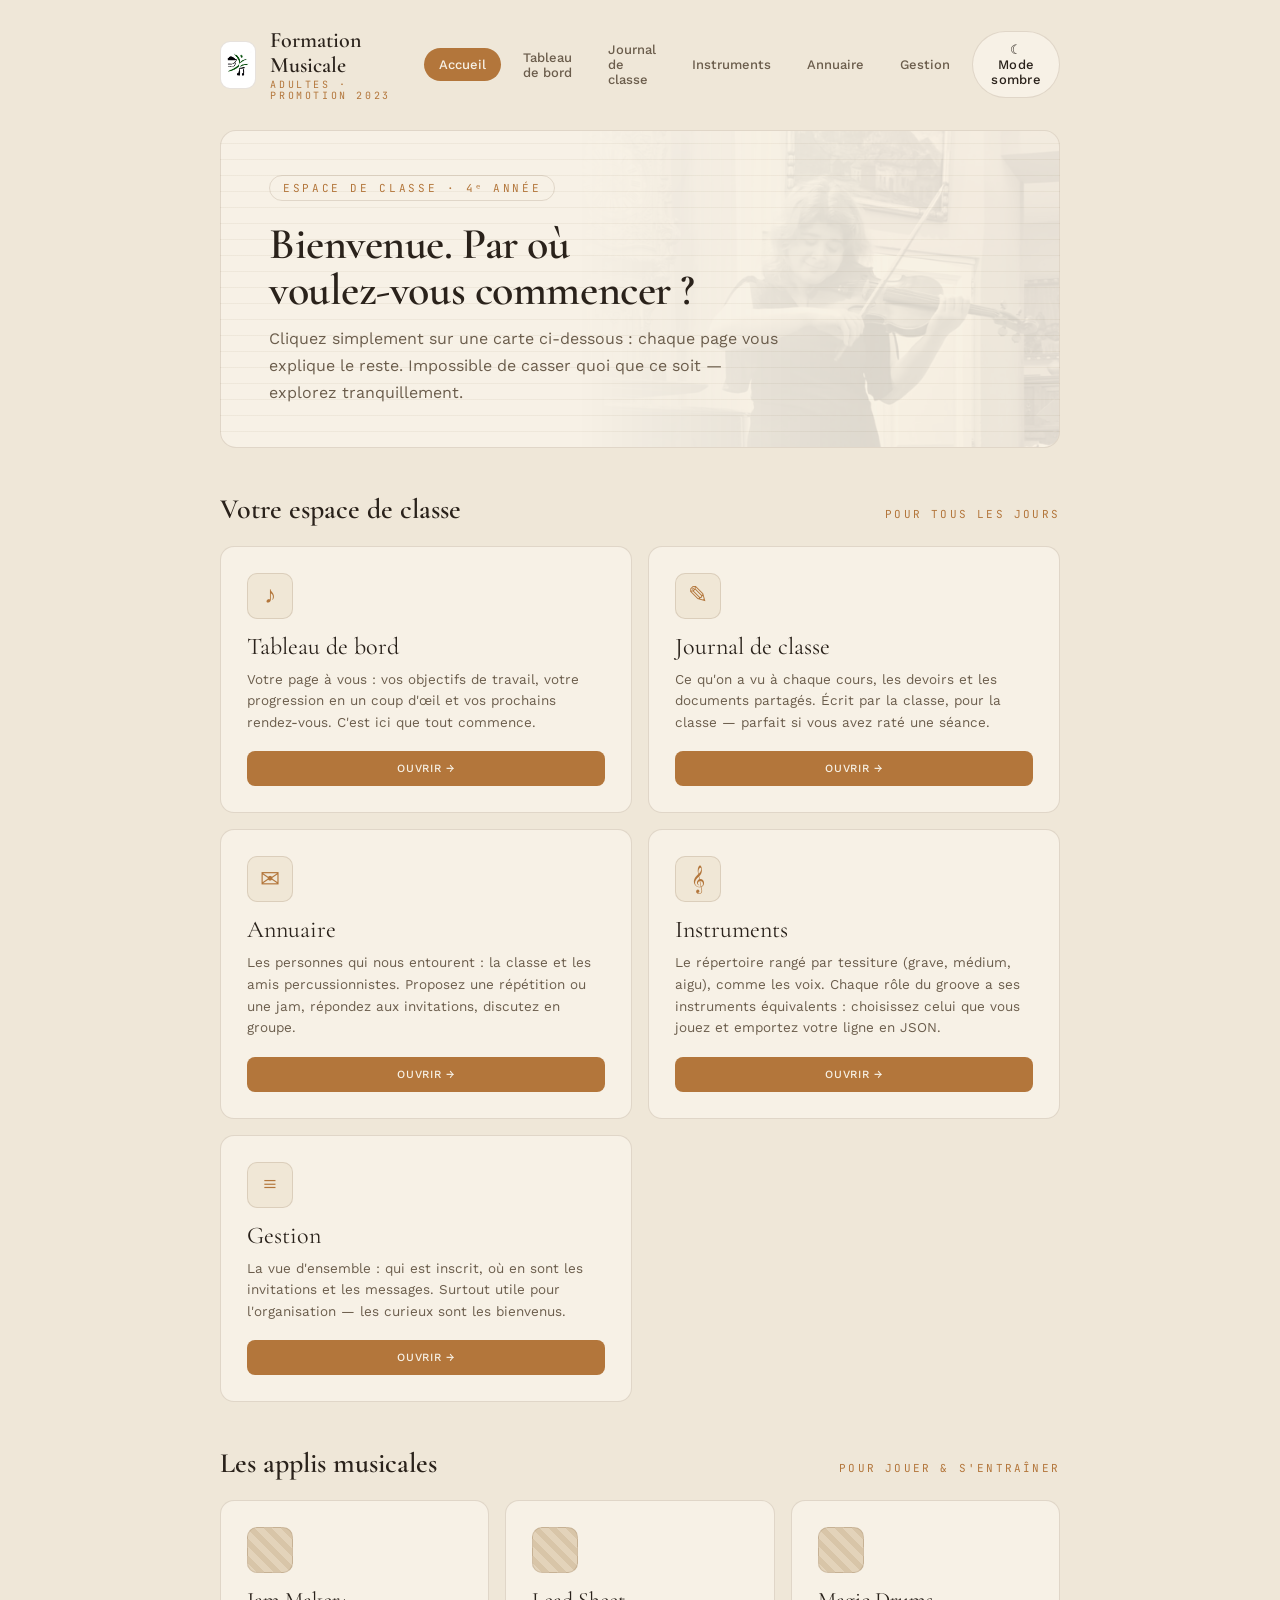
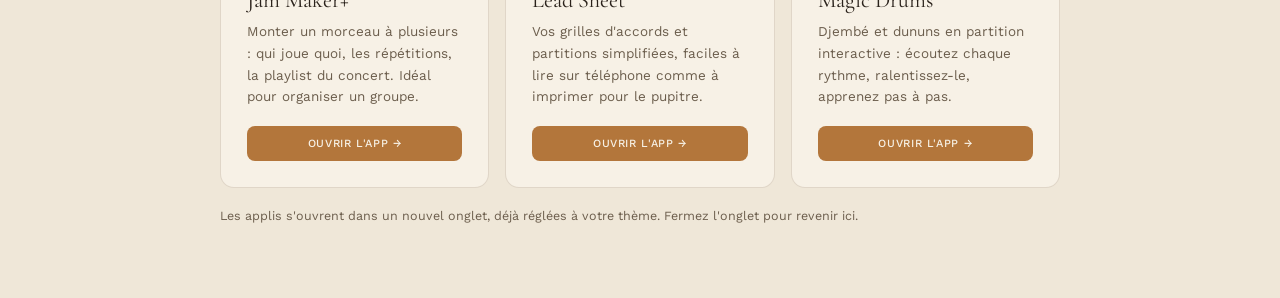
<file: index.html>
<!DOCTYPE html>
<html lang="fr">
<head>
<meta charset="utf-8">
<meta name="viewport" content="width=device-width, initial-scale=1">
<title>Formation Musicale — Portail de classe</title>
<link rel="preconnect" href="https://fonts.googleapis.com">
<link rel="preconnect" href="https://fonts.gstatic.com" crossorigin>
<link href="https://fonts.googleapis.com/css2?family=Cormorant+Garamond:ital,wght@0,400;0,500;0,600;0,700;1,400;1,500&family=Work+Sans:wght@300;400;500;600&family=JetBrains+Mono:wght@400;500&display=swap" rel="stylesheet">
<link rel="stylesheet" href="fm/responsive.css">
<style>
  * { box-sizing: border-box; }
  body { margin: 0; }
  a { color: inherit; }
  /* Cartes du lanceur : toute la carte est cliquable, retour visuel net */
  .fm-card { display: block; text-decoration: none; background: var(--panel,#f7f1e6); border: 1px solid var(--line,rgba(107,74,46,.16)); border-radius: 14px; padding: 26px; transition: background-color .5s ease, border-color .25s ease, transform .18s ease, box-shadow .18s ease; }
  .fm-card:hover { transform: translateY(-3px); border-color: var(--acc,#b3763b); box-shadow: 0 10px 26px rgba(107,74,46,.14); }
  .fm-card:hover .fm-card-go { background: var(--acc2,#6b4a2e); }
</style>
</head>
<body>

<div id="root" style="min-height:100vh; background:var(--bg,#efe7d8); font-family:'Work Sans',sans-serif; transition:background-color .5s ease; padding-bottom:72px;">

<!-- TOP BAR -->
<div class="fm-wrap fm-topbar" style="max-width:920px; margin:0 auto; padding:28px 40px; display:flex; align-items:center; justify-content:space-between;">
  <div style="display:flex; align-items:center; gap:14px;">
    <div style="width:48px; height:48px; border-radius:10px; background:#ffffff; display:flex; align-items:center; justify-content:center; overflow:hidden; border:1px solid var(--line,rgba(107,74,46,.16)); transition:border-color .5s ease;"><img src="assets/logo-academie.png" alt="Logo de l'académie" style="width:100%; height:100%; object-fit:contain; padding:3px;"></div>
    <div style="line-height:1.15;">
      <div style="font-family:'Cormorant Garamond',serif; font-size:22px; font-weight:600; color:var(--ink,#2a221b); transition:color .5s ease;">Formation Musicale</div>
      <div style="font-family:'JetBrains Mono',monospace; font-size:10px; letter-spacing:.26em; color:var(--acc,#b3763b); transition:color .5s ease;">ADULTES · PROMOTION 2023</div>
    </div>
  </div>
  <div class="fm-nav" style="display:flex; align-items:center; gap:8px;">
    <div style="font-family:'Work Sans',sans-serif; font-weight:500; font-size:13px; color:var(--accInk,#f7f1e6); background:var(--acc,#b3763b); padding:9px 15px; border-radius:999px; transition:background-color .5s ease,color .5s ease;">Accueil</div>
    <a href="tableau-de-bord.html" style="text-decoration:none; font-family:'Work Sans',sans-serif; font-weight:500; font-size:13px; color:var(--sub,#6b5d4c); padding:9px 14px; border-radius:999px; transition:color .5s ease;">Tableau de bord</a>
    <a href="journal-de-classe.html" style="text-decoration:none; font-family:'Work Sans',sans-serif; font-weight:500; font-size:13px; color:var(--sub,#6b5d4c); padding:9px 14px; border-radius:999px; transition:color .5s ease;">Journal de classe</a>
    <a href="instruments.html" style="text-decoration:none; font-family:'Work Sans',sans-serif; font-weight:500; font-size:13px; color:var(--sub,#6b5d4c); padding:9px 14px; border-radius:999px; transition:color .5s ease;">Instruments</a>
    <a href="annuaire.html" style="text-decoration:none; font-family:'Work Sans',sans-serif; font-weight:500; font-size:13px; color:var(--sub,#6b5d4c); padding:9px 14px; border-radius:999px; transition:color .5s ease;">Annuaire</a>
    <a href="gestion.html" style="text-decoration:none; font-family:'Work Sans',sans-serif; font-weight:500; font-size:13px; color:var(--sub,#6b5d4c); padding:9px 14px; border-radius:999px; transition:color .5s ease;">Gestion</a>
    <button id="themeToggle" onclick="toggleTheme()" style="display:flex; align-items:center; gap:9px; font-family:'Work Sans',sans-serif; font-weight:500; font-size:13px; letter-spacing:.02em; color:var(--ink,#2a221b); background:var(--panel,#f7f1e6); border:1px solid var(--line,rgba(107,74,46,.16)); border-radius:999px; padding:10px 18px; cursor:pointer; transition:background-color .5s ease,color .5s ease,border-color .5s ease;">☾&emsp;Mode sombre</button>
  </div>
</div>

<!-- HERO -->
<div class="fm-wrap" style="max-width:920px; margin:0 auto; padding:0 40px;">
  <div style="position:relative; overflow:hidden; border-radius:16px; border:1px solid var(--line,rgba(107,74,46,.16)); background:repeating-linear-gradient(0deg, transparent 0 15px, var(--staff,rgba(107,74,46,.06)) 15px 16px), var(--panel,#f7f1e6); padding:44px 48px 40px; transition:background-color .5s ease,border-color .5s ease;">
    <img src="assets/prof-violon.png" alt="" style="position:absolute; top:0; right:0; width:58%; height:100%; object-fit:cover; object-position:center 20%; opacity:.12; filter:grayscale(1) sepia(.5) contrast(.95); -webkit-mask-image:linear-gradient(90deg, transparent 0%, #000 65%); mask-image:linear-gradient(90deg, transparent 0%, #000 65%); pointer-events:none; user-select:none;">
    <div style="position:relative; z-index:1;">
      <div style="display:inline-block; font-family:'JetBrains Mono',monospace; font-size:11px; letter-spacing:.24em; color:var(--acc,#b3763b); border:1px solid var(--line,rgba(107,74,46,.16)); border-radius:999px; padding:5px 13px; transition:color .5s ease,border-color .5s ease;">ESPACE DE CLASSE · 4ᵉ ANNÉE</div>
      <h1 style="font-family:'Cormorant Garamond',serif; font-weight:600; font-size:44px; line-height:1.05; color:var(--ink,#2a221b); margin:20px 0 12px; letter-spacing:-0.01em; transition:color .5s ease;">Bienvenue. Par où<br>voulez-vous commencer&nbsp;?</h1>
      <p style="font-size:16px; line-height:1.7; color:var(--sub,#6b5d4c); max-width:520px; margin:0; transition:color .5s ease;">Cliquez simplement sur une carte ci-dessous : chaque page vous explique le reste. Impossible de casser quoi que ce soit — explorez tranquillement.</p>
    </div>
  </div>
</div>

<!-- ESPACE DE CLASSE -->
<div class="fm-wrap" style="max-width:920px; margin:44px auto 0; padding:0 40px;">
  <div style="display:flex; align-items:baseline; justify-content:space-between; margin-bottom:20px;">
    <h2 style="font-family:'Cormorant Garamond',serif; font-weight:600; font-size:28px; color:var(--ink,#2a221b); margin:0; transition:color .5s ease;">Votre espace de classe</h2>
    <div style="font-family:'JetBrains Mono',monospace; font-size:11px; letter-spacing:.2em; color:var(--acc,#b3763b); transition:color .5s ease;">POUR TOUS LES JOURS</div>
  </div>
  <div class="fm-grid2" style="display:grid; grid-template-columns:1fr 1fr; gap:16px;">

    <a class="fm-card" href="tableau-de-bord.html">
      <div style="height:46px; width:46px; border-radius:10px; background:var(--panel2,#f0e7d6); border:1px solid var(--line,rgba(107,74,46,.16)); margin-bottom:16px; display:flex; align-items:center; justify-content:center; color:var(--acc,#b3763b); font-family:'Cormorant Garamond',serif; font-size:24px;">♪</div>
      <div style="font-family:'Cormorant Garamond',serif; font-size:24px; color:var(--ink,#2a221b); line-height:1; transition:color .5s ease;">Tableau de bord</div>
      <div style="font-size:13.5px; color:var(--sub,#6b5d4c); margin:10px 0 18px; line-height:1.6; transition:color .5s ease;">Votre page à vous : vos objectifs de travail, votre progression en un coup d'œil et vos prochains rendez-vous. C'est ici que tout commence.</div>
      <div class="fm-card-go" style="font-family:'Work Sans',sans-serif; font-weight:500; letter-spacing:.06em; text-transform:uppercase; font-size:11px; color:var(--accInk,#f7f1e6); background:var(--acc,#b3763b); text-align:center; padding:11px; border-radius:8px; transition:background-color .3s ease;">Ouvrir →</div>
    </a>

    <a class="fm-card" href="journal-de-classe.html">
      <div style="height:46px; width:46px; border-radius:10px; background:var(--panel2,#f0e7d6); border:1px solid var(--line,rgba(107,74,46,.16)); margin-bottom:16px; display:flex; align-items:center; justify-content:center; color:var(--acc,#b3763b); font-family:'Cormorant Garamond',serif; font-size:24px;">✎</div>
      <div style="font-family:'Cormorant Garamond',serif; font-size:24px; color:var(--ink,#2a221b); line-height:1; transition:color .5s ease;">Journal de classe</div>
      <div style="font-size:13.5px; color:var(--sub,#6b5d4c); margin:10px 0 18px; line-height:1.6; transition:color .5s ease;">Ce qu'on a vu à chaque cours, les devoirs et les documents partagés. Écrit par la classe, pour la classe — parfait si vous avez raté une séance.</div>
      <div class="fm-card-go" style="font-family:'Work Sans',sans-serif; font-weight:500; letter-spacing:.06em; text-transform:uppercase; font-size:11px; color:var(--accInk,#f7f1e6); background:var(--acc,#b3763b); text-align:center; padding:11px; border-radius:8px; transition:background-color .3s ease;">Ouvrir →</div>
    </a>

    <a class="fm-card" href="annuaire.html">
      <div style="height:46px; width:46px; border-radius:10px; background:var(--panel2,#f0e7d6); border:1px solid var(--line,rgba(107,74,46,.16)); margin-bottom:16px; display:flex; align-items:center; justify-content:center; color:var(--acc,#b3763b); font-family:'Cormorant Garamond',serif; font-size:24px;">✉</div>
      <div style="font-family:'Cormorant Garamond',serif; font-size:24px; color:var(--ink,#2a221b); line-height:1; transition:color .5s ease;">Annuaire</div>
      <div style="font-size:13.5px; color:var(--sub,#6b5d4c); margin:10px 0 18px; line-height:1.6; transition:color .5s ease;">Les personnes qui nous entourent : la classe et les amis percussionnistes. Proposez une répétition ou une jam, répondez aux invitations, discutez en groupe.</div>
      <div class="fm-card-go" style="font-family:'Work Sans',sans-serif; font-weight:500; letter-spacing:.06em; text-transform:uppercase; font-size:11px; color:var(--accInk,#f7f1e6); background:var(--acc,#b3763b); text-align:center; padding:11px; border-radius:8px; transition:background-color .3s ease;">Ouvrir →</div>
    </a>

    <a class="fm-card" href="instruments.html">
      <div style="height:46px; width:46px; border-radius:10px; background:var(--panel2,#f0e7d6); border:1px solid var(--line,rgba(107,74,46,.16)); margin-bottom:16px; display:flex; align-items:center; justify-content:center; color:var(--acc,#b3763b); font-family:'Cormorant Garamond',serif; font-size:24px;">𝄞</div>
      <div style="font-family:'Cormorant Garamond',serif; font-size:24px; color:var(--ink,#2a221b); line-height:1; transition:color .5s ease;">Instruments</div>
      <div style="font-size:13.5px; color:var(--sub,#6b5d4c); margin:10px 0 18px; line-height:1.6; transition:color .5s ease;">Le répertoire rangé par tessiture (grave, médium, aigu), comme les voix. Chaque rôle du groove a ses instruments équivalents : choisissez celui que vous jouez et emportez votre ligne en JSON.</div>
      <div class="fm-card-go" style="font-family:'Work Sans',sans-serif; font-weight:500; letter-spacing:.06em; text-transform:uppercase; font-size:11px; color:var(--accInk,#f7f1e6); background:var(--acc,#b3763b); text-align:center; padding:11px; border-radius:8px; transition:background-color .3s ease;">Ouvrir →</div>
    </a>

    <a class="fm-card" href="gestion.html">
      <div style="height:46px; width:46px; border-radius:10px; background:var(--panel2,#f0e7d6); border:1px solid var(--line,rgba(107,74,46,.16)); margin-bottom:16px; display:flex; align-items:center; justify-content:center; color:var(--acc,#b3763b); font-family:'Cormorant Garamond',serif; font-size:24px;">≡</div>
      <div style="font-family:'Cormorant Garamond',serif; font-size:24px; color:var(--ink,#2a221b); line-height:1; transition:color .5s ease;">Gestion</div>
      <div style="font-size:13.5px; color:var(--sub,#6b5d4c); margin:10px 0 18px; line-height:1.6; transition:color .5s ease;">La vue d'ensemble : qui est inscrit, où en sont les invitations et les messages. Surtout utile pour l'organisation — les curieux sont les bienvenus.</div>
      <div class="fm-card-go" style="font-family:'Work Sans',sans-serif; font-weight:500; letter-spacing:.06em; text-transform:uppercase; font-size:11px; color:var(--accInk,#f7f1e6); background:var(--acc,#b3763b); text-align:center; padding:11px; border-radius:8px; transition:background-color .3s ease;">Ouvrir →</div>
    </a>

  </div>
</div>

<!-- APPLIS MUSICALES -->
<div class="fm-wrap" style="max-width:920px; margin:44px auto 0; padding:0 40px;">
  <div style="display:flex; align-items:baseline; justify-content:space-between; margin-bottom:20px;">
    <h2 style="font-family:'Cormorant Garamond',serif; font-weight:600; font-size:28px; color:var(--ink,#2a221b); margin:0; transition:color .5s ease;">Les applis musicales</h2>
    <div style="font-family:'JetBrains Mono',monospace; font-size:11px; letter-spacing:.2em; color:var(--acc,#b3763b); transition:color .5s ease;">POUR JOUER &amp; S'ENTRAÎNER</div>
  </div>
  <div class="fm-grid3" style="display:grid; grid-template-columns:repeat(3,1fr); gap:16px;">

    <a class="fm-card" data-app="jam" href="/jam-maker-plus/?theme=clair" target="_blank" rel="noopener">
      <div style="height:46px; width:46px; border-radius:10px; background:repeating-linear-gradient(45deg,var(--chipA,#e3d3ba),var(--chipA,#e3d3ba) 6px,var(--chipB,#d8c5a8) 6px,var(--chipB,#d8c5a8) 12px); border:1px solid var(--line,rgba(107,74,46,.16)); margin-bottom:16px;"></div>
      <div style="font-family:'Cormorant Garamond',serif; font-size:22px; color:var(--ink,#2a221b); line-height:1; transition:color .5s ease;">Jam Maker+</div>
      <div style="font-size:13.5px; color:var(--sub,#6b5d4c); margin:10px 0 18px; line-height:1.6; transition:color .5s ease;">Monter un morceau à plusieurs : qui joue quoi, les répétitions, la playlist du concert. Idéal pour organiser un groupe.</div>
      <div class="fm-card-go" style="font-family:'Work Sans',sans-serif; font-weight:500; letter-spacing:.06em; text-transform:uppercase; font-size:11px; color:var(--accInk,#f7f1e6); background:var(--acc,#b3763b); text-align:center; padding:11px; border-radius:8px; transition:background-color .3s ease;">Ouvrir l'app →</div>
    </a>

    <a class="fm-card" data-app="lead" href="/leadsheetproject/?theme=clair" target="_blank" rel="noopener">
      <div style="height:46px; width:46px; border-radius:10px; background:repeating-linear-gradient(45deg,var(--chipA,#e3d3ba),var(--chipA,#e3d3ba) 6px,var(--chipB,#d8c5a8) 6px,var(--chipB,#d8c5a8) 12px); border:1px solid var(--line,rgba(107,74,46,.16)); margin-bottom:16px;"></div>
      <div style="font-family:'Cormorant Garamond',serif; font-size:22px; color:var(--ink,#2a221b); line-height:1; transition:color .5s ease;">Lead Sheet</div>
      <div style="font-size:13.5px; color:var(--sub,#6b5d4c); margin:10px 0 18px; line-height:1.6; transition:color .5s ease;">Vos grilles d'accords et partitions simplifiées, faciles à lire sur téléphone comme à imprimer pour le pupitre.</div>
      <div class="fm-card-go" style="font-family:'Work Sans',sans-serif; font-weight:500; letter-spacing:.06em; text-transform:uppercase; font-size:11px; color:var(--accInk,#f7f1e6); background:var(--acc,#b3763b); text-align:center; padding:11px; border-radius:8px; transition:background-color .3s ease;">Ouvrir l'app →</div>
    </a>

    <a class="fm-card" data-app="magic" href="/magic-drums/?theme=clair" target="_blank" rel="noopener">
      <div style="height:46px; width:46px; border-radius:10px; background:repeating-linear-gradient(45deg,var(--chipA,#e3d3ba),var(--chipA,#e3d3ba) 6px,var(--chipB,#d8c5a8) 6px,var(--chipB,#d8c5a8) 12px); border:1px solid var(--line,rgba(107,74,46,.16)); margin-bottom:16px;"></div>
      <div style="font-family:'Cormorant Garamond',serif; font-size:22px; color:var(--ink,#2a221b); line-height:1; transition:color .5s ease;">Magic Drums</div>
      <div style="font-size:13.5px; color:var(--sub,#6b5d4c); margin:10px 0 18px; line-height:1.6; transition:color .5s ease;">Djembé et dununs en partition interactive : écoutez chaque rythme, ralentissez-le, apprenez pas à pas.</div>
      <div class="fm-card-go" style="font-family:'Work Sans',sans-serif; font-weight:500; letter-spacing:.06em; text-transform:uppercase; font-size:11px; color:var(--accInk,#f7f1e6); background:var(--acc,#b3763b); text-align:center; padding:11px; border-radius:8px; transition:background-color .3s ease;">Ouvrir l'app →</div>
    </a>

  </div>
  <p style="font-size:12.5px; color:var(--sub,#6b5d4c); margin:18px 0 0; line-height:1.6;">Les applis s'ouvrent dans un nouvel onglet, déjà réglées à votre thème. Fermez l'onglet pour revenir ici.</p>
</div>

</div>

<script src="fm/theme.js"></script>
<script src="fm/fm-config.js"></script>
<script src="fm/fm-sync.js"></script>
</body>
</html>
</file>
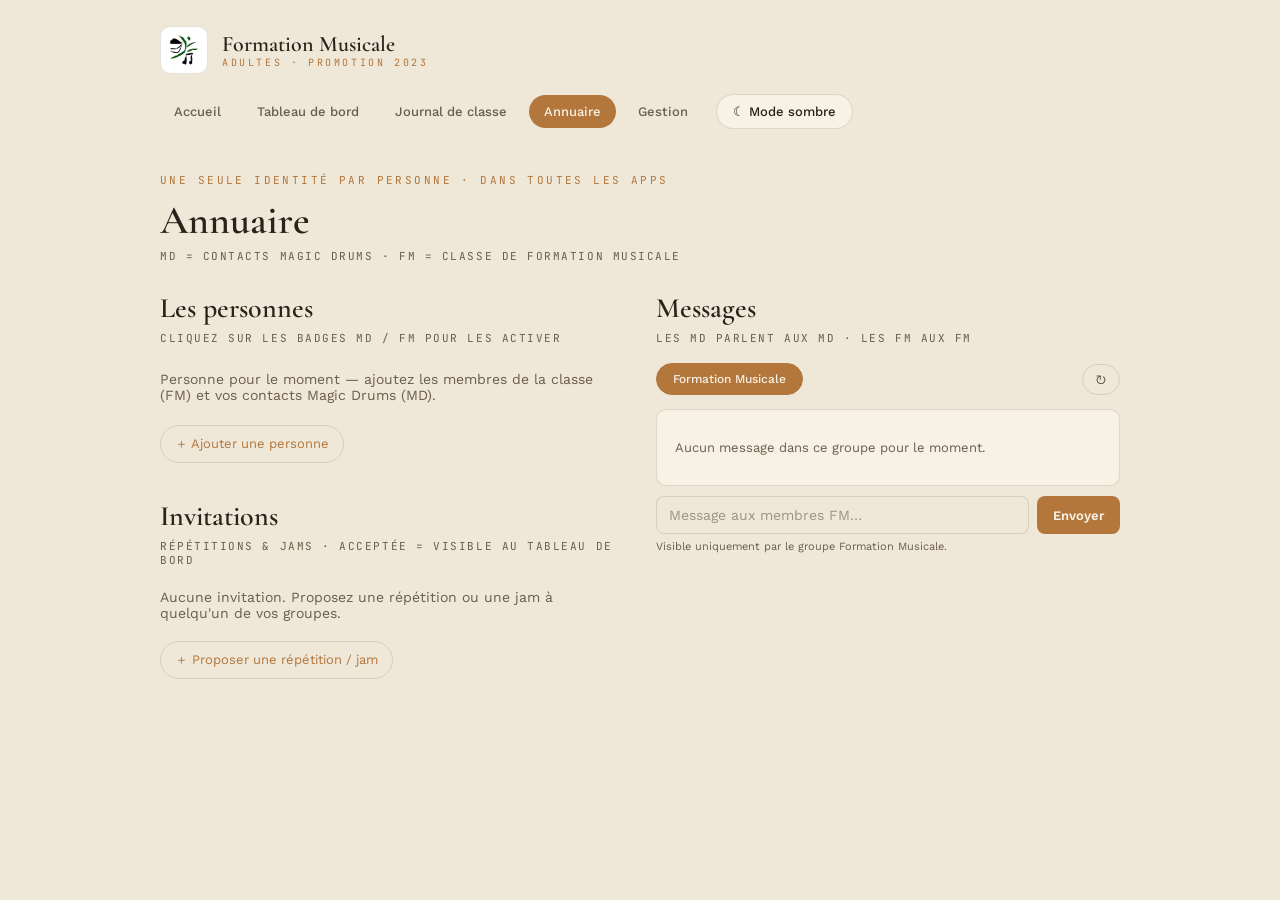
<file: annuaire.html>
<!DOCTYPE html>
<html lang="fr">
<head>
<meta charset="utf-8">
<meta name="viewport" content="width=device-width, initial-scale=1">
<title>Annuaire — Formation Musicale</title>
<link rel="preconnect" href="https://fonts.googleapis.com">
<link rel="preconnect" href="https://fonts.gstatic.com" crossorigin>
<link href="https://fonts.googleapis.com/css2?family=Cormorant+Garamond:ital,wght@0,400;0,500;0,600;0,700;1,400;1,500&family=Work+Sans:wght@300;400;500;600&family=JetBrains+Mono:wght@400;500&display=swap" rel="stylesheet">
<link rel="stylesheet" href="fm/responsive.css">
<style>
  * { box-sizing: border-box; }
  body { margin: 0; }
  a { color: inherit; }
  input::placeholder { color: var(--sub, #6b5d4c); opacity: .6; }
</style>
</head>
<body>

<div id="root" style="min-height:100vh; background:var(--bg,#efe7d8); font-family:'Work Sans',sans-serif; transition:background-color .5s ease; padding-bottom:80px;">

<!-- TOP BAR -->
<div class="fm-wrap fm-topbar" style="max-width:1040px; margin:0 auto; padding:26px 40px; display:flex; align-items:center; justify-content:space-between; gap:20px; flex-wrap:wrap;">
  <div style="display:flex; align-items:center; gap:14px;">
    <div style="width:48px; height:48px; border-radius:10px; background:#ffffff; display:flex; align-items:center; justify-content:center; overflow:hidden; border:1px solid var(--line,rgba(107,74,46,.16));"><img src="assets/logo-academie.png" alt="Logo de l'académie" style="width:100%; height:100%; object-fit:contain; padding:3px;"></div>
    <div style="line-height:1.15;">
      <div style="font-family:'Cormorant Garamond',serif; font-size:22px; font-weight:600; color:var(--ink,#2a221b); transition:color .5s ease;">Formation Musicale</div>
      <div style="font-family:'JetBrains Mono',monospace; font-size:10px; letter-spacing:.26em; color:var(--acc,#b3763b); transition:color .5s ease;">ADULTES · PROMOTION 2023</div>
    </div>
  </div>
  <div class="fm-nav" style="display:flex; align-items:center; gap:8px; flex-wrap:wrap;">
    <a href="index.html" style="text-decoration:none; font-family:'Work Sans',sans-serif; font-weight:500; font-size:13px; color:var(--sub,#6b5d4c); padding:9px 14px; border-radius:999px; transition:color .5s ease;">Accueil</a>
    <a href="tableau-de-bord.html" style="text-decoration:none; font-family:'Work Sans',sans-serif; font-weight:500; font-size:13px; color:var(--sub,#6b5d4c); padding:9px 14px; border-radius:999px; transition:color .5s ease;">Tableau de bord</a>
    <a href="journal-de-classe.html" style="text-decoration:none; font-family:'Work Sans',sans-serif; font-weight:500; font-size:13px; color:var(--sub,#6b5d4c); padding:9px 14px; border-radius:999px; transition:color .5s ease;">Journal de classe</a>
    <div style="font-family:'Work Sans',sans-serif; font-weight:500; font-size:13px; color:var(--accInk,#f7f1e6); background:var(--acc,#b3763b); padding:9px 15px; border-radius:999px; transition:background-color .5s ease,color .5s ease;">Annuaire</div>
    <a href="gestion.html" style="text-decoration:none; font-family:'Work Sans',sans-serif; font-weight:500; font-size:13px; color:var(--sub,#6b5d4c); padding:9px 14px; border-radius:999px; transition:color .5s ease;">Gestion</a>
    <button id="themeToggle" onclick="toggleTheme()" style="display:flex; align-items:center; gap:8px; font-family:'Work Sans',sans-serif; font-weight:500; font-size:13px; color:var(--ink,#2a221b); background:var(--panel,#f7f1e6); border:1px solid var(--line,rgba(107,74,46,.16)); border-radius:999px; padding:9px 16px; cursor:pointer; margin-left:6px; transition:background-color .5s ease,color .5s ease,border-color .5s ease;">☾ Mode sombre</button>
  </div>
</div>

<!-- TITRE -->
<div class="fm-wrap" style="max-width:1040px; margin:18px auto 0; padding:0 40px;">
  <div style="font-family:'JetBrains Mono',monospace; font-size:11px; letter-spacing:.22em; color:var(--acc,#b3763b); text-transform:uppercase; transition:color .5s ease;">Une seule identité par personne · dans toutes les apps</div>
  <h1 style="font-family:'Cormorant Garamond',serif; font-weight:600; font-size:40px; line-height:1.05; color:var(--ink,#2a221b); margin:12px 0 8px; transition:color .5s ease;">Annuaire</h1>
  <div style="font-family:'JetBrains Mono',monospace; font-size:11px; letter-spacing:.14em; color:var(--sub,#6b5d4c); text-transform:uppercase;">MD = contacts Magic Drums · FM = classe de Formation Musicale</div>
</div>

<!-- GRILLE : PERSONNES + (INVITATIONS / MESSAGES) -->
<div class="fm-wrap fm-grid2" style="max-width:1040px; margin:28px auto 0; padding:0 40px; display:grid; grid-template-columns:1fr 1fr; gap:32px; align-items:start;">

  <div>
    <h2 style="font-family:'Cormorant Garamond',serif; font-weight:600; font-size:28px; color:var(--ink,#2a221b); margin:0 0 6px; transition:color .5s ease;">Les personnes</h2>
    <p style="font-family:'JetBrains Mono',monospace; font-size:11px; letter-spacing:.14em; color:var(--sub,#6b5d4c); margin:0 0 18px;">CLIQUEZ SUR LES BADGES MD / FM POUR LES ACTIVER</p>
    <div id="persZone"></div>

    <h2 style="font-family:'Cormorant Garamond',serif; font-weight:600; font-size:28px; color:var(--ink,#2a221b); margin:36px 0 6px; transition:color .5s ease;">Invitations</h2>
    <p style="font-family:'JetBrains Mono',monospace; font-size:11px; letter-spacing:.14em; color:var(--sub,#6b5d4c); margin:0 0 18px;">RÉPÉTITIONS &amp; JAMS · ACCEPTÉE = VISIBLE AU TABLEAU DE BORD</p>
    <div id="invZone"></div>
  </div>

  <div>
    <h2 style="font-family:'Cormorant Garamond',serif; font-weight:600; font-size:28px; color:var(--ink,#2a221b); margin:0 0 6px; transition:color .5s ease;">Messages</h2>
    <p style="font-family:'JetBrains Mono',monospace; font-size:11px; letter-spacing:.14em; color:var(--sub,#6b5d4c); margin:0 0 18px;">LES MD PARLENT AUX MD · LES FM AUX FM</p>
    <div id="msgZone"></div>
  </div>

</div>

</div>

<script src="fm/theme.js"></script>
<script src="fm/fm-config.js"></script>
<script src="fm/fm-sync.js"></script>
<script src="fm/annuaire.js"></script>
</body>
</html>
</file>
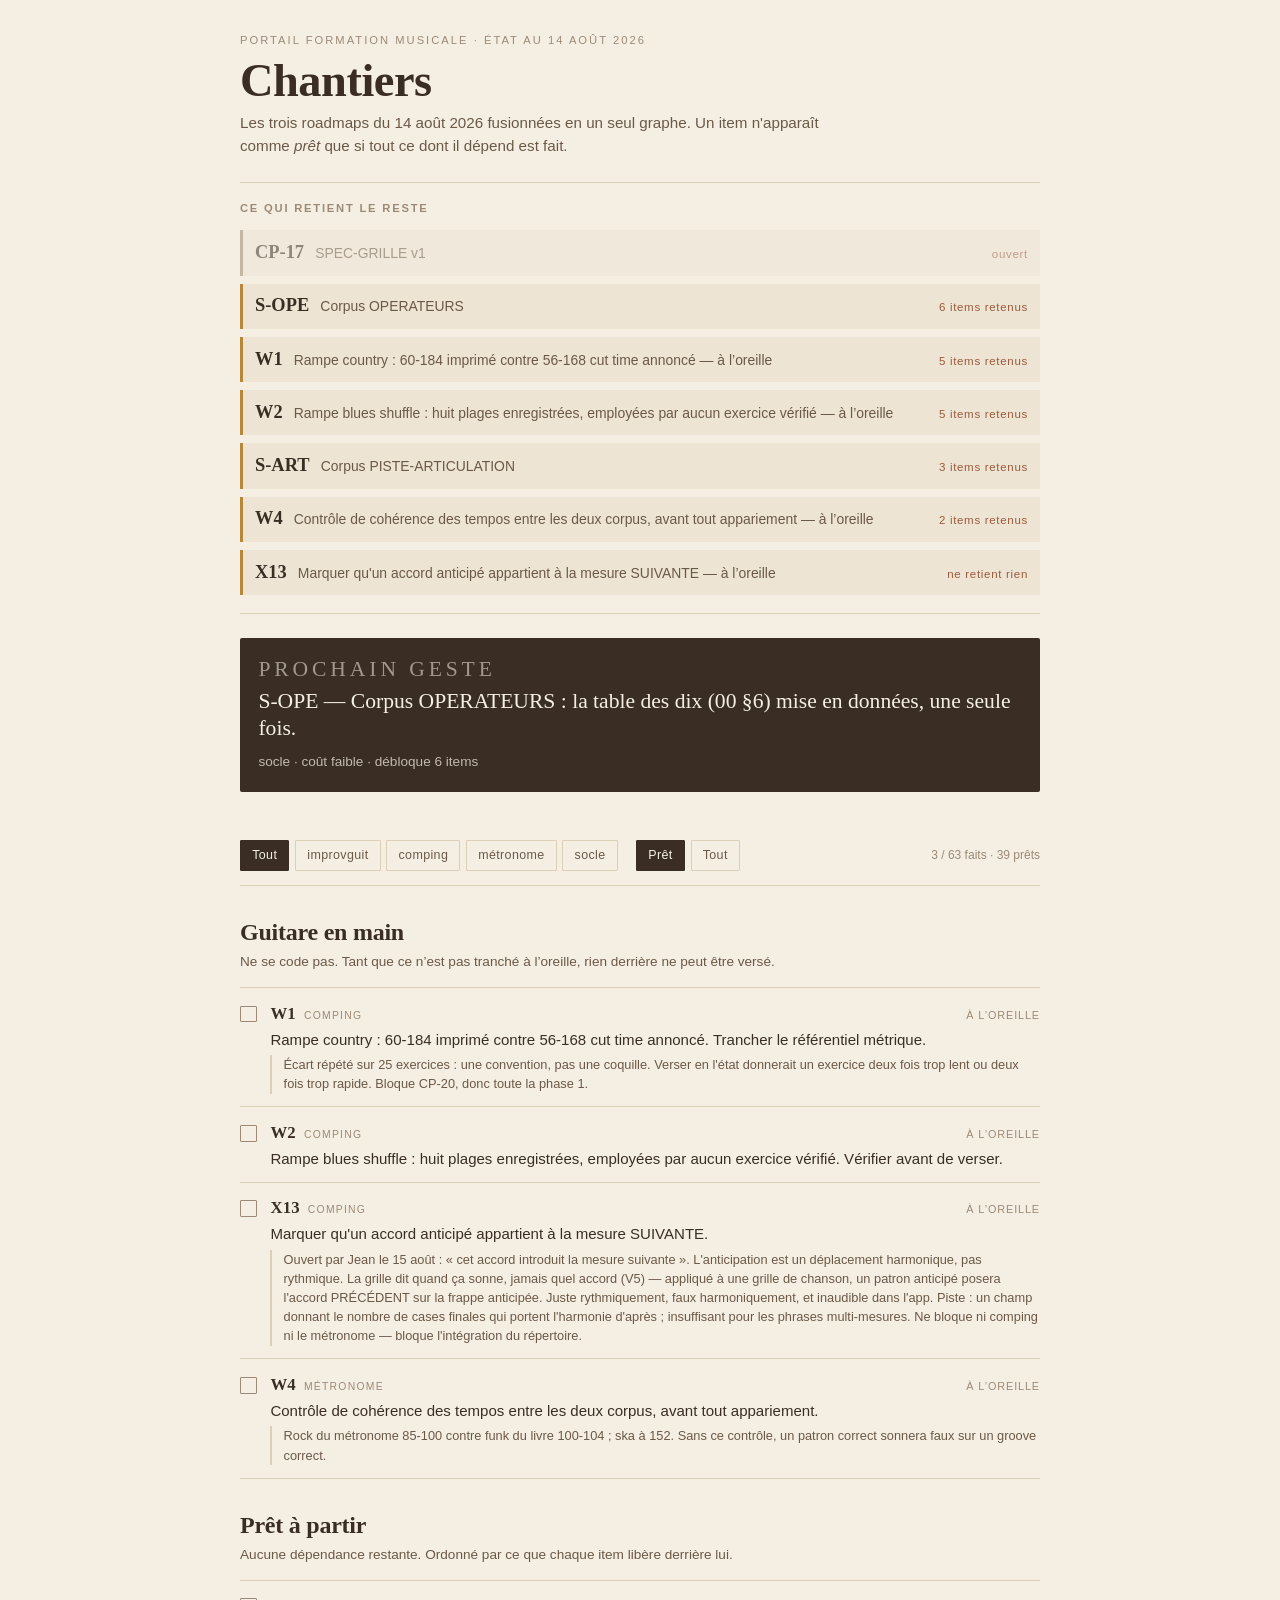
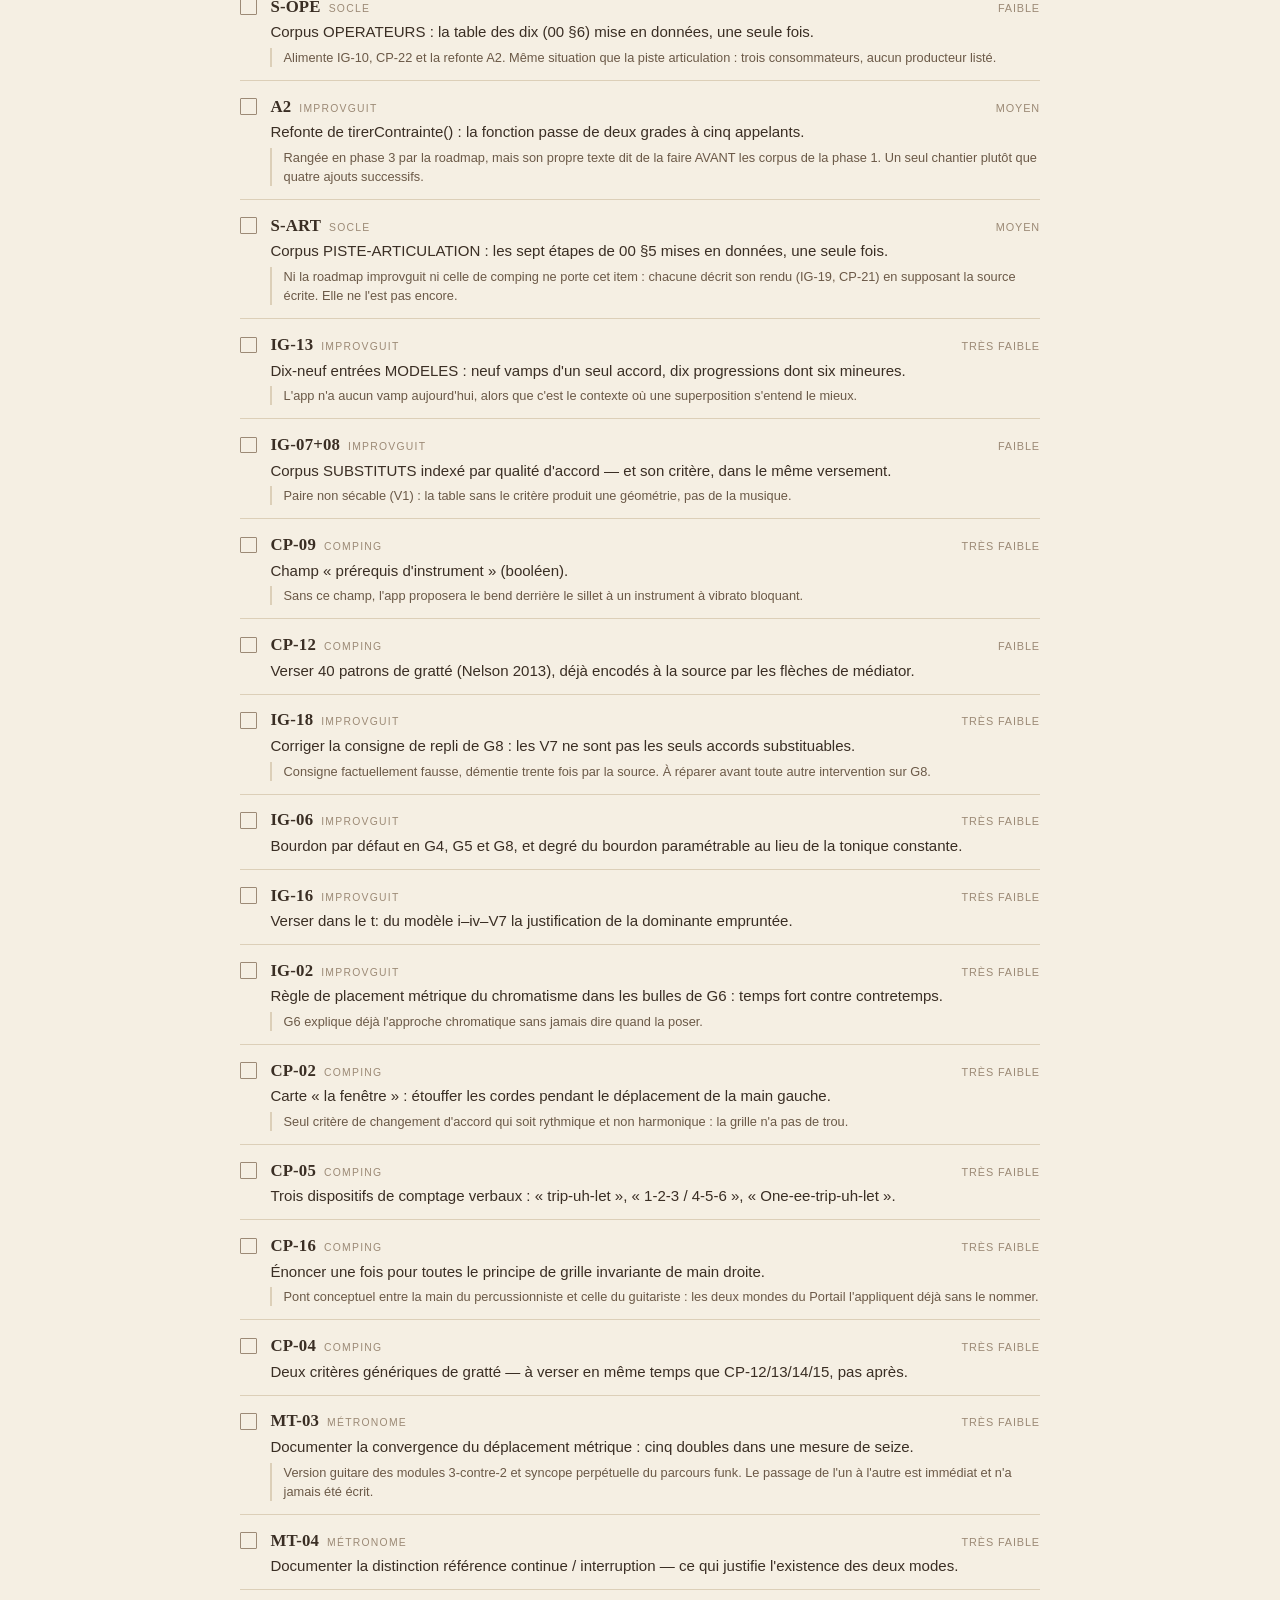
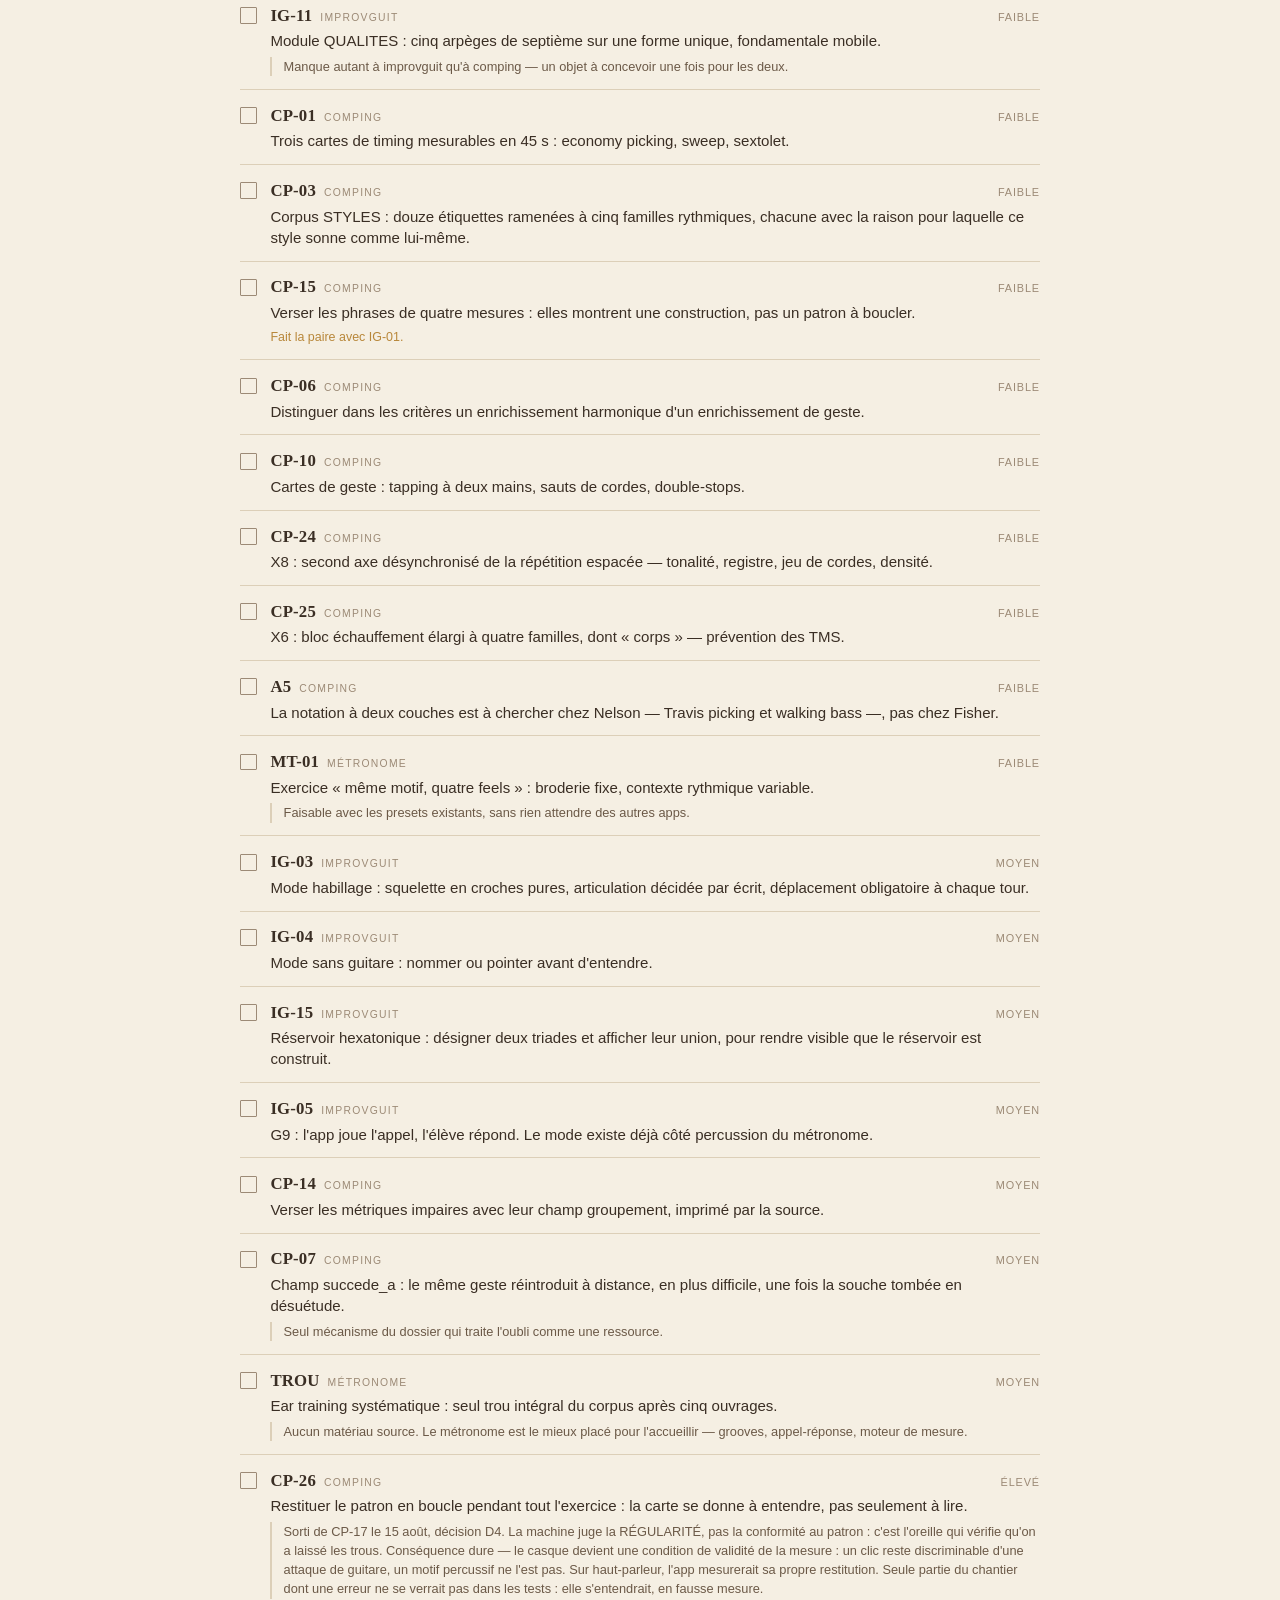
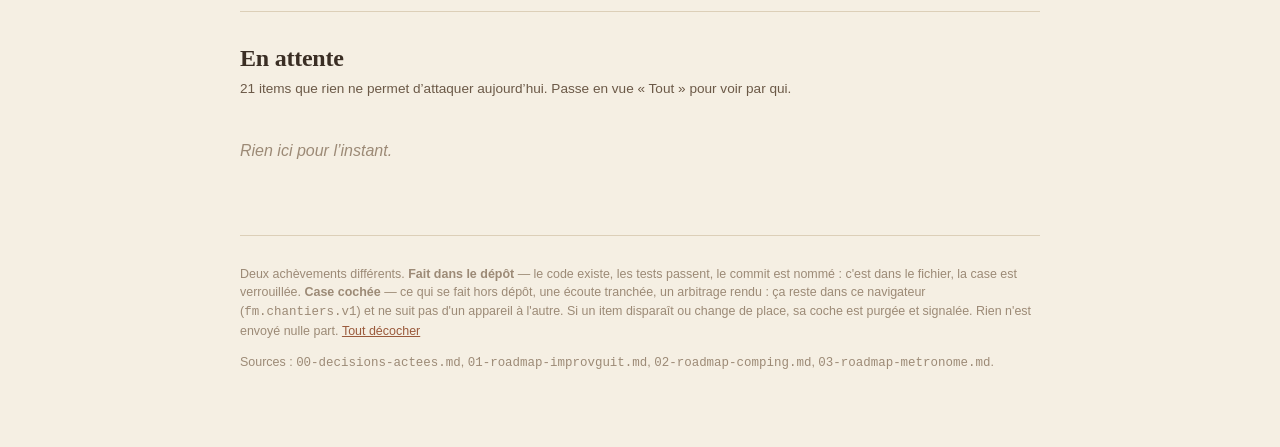
<file: chantiers.html>
<!DOCTYPE html>
<html lang="fr">
<head>
<meta charset="utf-8">
<meta name="viewport" content="width=device-width, initial-scale=1, viewport-fit=cover">
<title>Chantiers — improvguit · comping · métronome</title>
<style>
/* ============================================================
   Identité maison : crème / sépia / ocre-or.
   Aucune dépendance externe : les familles de tête sont
   utilisées si elles sont installées, sinon repli système.
   ============================================================ */
:root{
  --creme:#F5EFE3;
  --creme-2:#EDE4D3;
  --sepia:#3A2E24;
  --sepia-2:#6B5947;
  --sepia-3:#9C8A76;
  --or:#B8873A;
  --rouille:#9A5A3C;
  --trait:#DCCFB8;
  --ombre:0 1px 0 rgba(58,46,36,.06);
  --serif:"Cormorant Garamond","Cormorant",Georgia,"Times New Roman",serif;
  --sans:"Work Sans","Avenir Next",-apple-system,BlinkMacSystemFont,"Segoe UI",Roboto,sans-serif;
}
*{box-sizing:border-box}
html,body{margin:0;padding:0}
body{
  background:var(--creme);
  color:var(--sepia);
  font-family:var(--sans);
  font-size:16px;
  line-height:1.5;
  -webkit-text-size-adjust:100%;
  padding:0 0 4rem;
}
.enveloppe{max-width:52rem;margin:0 auto;padding:0 1rem}

/* ---------- en-tête ---------- */
header{padding:2rem 0 1.25rem}
.surtitre{
  font-size:.7rem;letter-spacing:.18em;text-transform:uppercase;
  color:var(--sepia-3);margin:0 0 .5rem
}
h1{
  font-family:var(--serif);font-weight:600;
  font-size:clamp(2rem,7vw,2.9rem);line-height:1.05;
  margin:0 0 .4rem;letter-spacing:-.01em
}
.chapeau{color:var(--sepia-2);margin:0;max-width:38rem;font-size:.95rem}

/* ---------- le barrage : signature de la page ---------- */
.barrage{
  border-top:1px solid var(--trait);border-bottom:1px solid var(--trait);
  margin:1.5rem 0 0;padding:1.1rem 0
}
.barrage h2{
  font-family:var(--sans);font-size:.7rem;letter-spacing:.16em;
  text-transform:uppercase;color:var(--sepia-3);margin:0 0 .85rem;font-weight:600
}
.vannes{display:grid;gap:.6rem}
.vanne{
  display:grid;grid-template-columns:auto 1fr auto;align-items:baseline;
  gap:.7rem;padding:.55rem .75rem;background:var(--creme-2);
  border-left:3px solid var(--or);cursor:pointer;text-align:left;
  border-top:0;border-right:0;border-bottom:0;width:100%;
  font:inherit;color:inherit
}
.vanne:hover,.vanne:focus-visible{background:#E6DAC5}
.vanne .cle{font-family:var(--serif);font-size:1.15rem;font-weight:600;white-space:nowrap}
.vanne .quoi{font-size:.87rem;color:var(--sepia-2)}
.vanne .retenu{
  font-size:.72rem;letter-spacing:.06em;color:var(--rouille);
  white-space:nowrap;font-variant-numeric:tabular-nums
}
.vanne[data-ouverte="oui"]{border-left-color:var(--sepia-3);opacity:.55}

/* ---------- prochain geste ---------- */
.geste{
  margin:1.5rem 0 0;padding:1.15rem 1.15rem 1.25rem;
  background:var(--sepia);color:var(--creme);border-radius:2px
}
.geste .surtitre{color:rgba(245,239,227,.55);margin-bottom:.35rem}
.geste p{margin:0;font-family:var(--serif);font-size:1.35rem;line-height:1.25}
.geste .pourquoi{
  font-family:var(--sans);font-size:.85rem;line-height:1.45;
  color:rgba(245,239,227,.72);margin-top:.6rem
}

/* ---------- filtres ---------- */
.filtres{
  display:flex;flex-wrap:wrap;gap:.4rem;margin:1.75rem 0 .5rem;
  padding-bottom:.9rem;border-bottom:1px solid var(--trait)
}
.filtres .groupe{display:flex;flex-wrap:wrap;gap:.35rem;margin-right:.75rem}
.f{
  font:inherit;font-size:.78rem;letter-spacing:.03em;
  padding:.32rem .7rem;border:1px solid var(--trait);
  background:transparent;color:var(--sepia-2);cursor:pointer;border-radius:1px
}
.f:hover{border-color:var(--sepia-3)}
.f[aria-pressed="true"]{background:var(--sepia);color:var(--creme);border-color:var(--sepia)}
.compte{
  margin-left:auto;align-self:center;font-size:.75rem;color:var(--sepia-3);
  font-variant-numeric:tabular-nums
}

/* ---------- listes ---------- */
.bloc{margin:1.75rem 0 0}
.bloc > h2{
  font-family:var(--serif);font-size:1.5rem;font-weight:600;
  margin:0 0 .15rem;letter-spacing:-.01em
}
.bloc > .note{font-size:.85rem;color:var(--sepia-2);margin:0 0 .9rem;max-width:36rem}

ul.items{list-style:none;margin:0;padding:0}
li.item{
  display:grid;
  grid-template-columns:auto 1fr;
  gap:.65rem;
  padding:.8rem 0;
  border-bottom:1px solid var(--trait)
}
li.item:first-child{border-top:1px solid var(--trait)}
.coche{
  appearance:none;-webkit-appearance:none;
  width:1.05rem;height:1.05rem;margin:.28rem 0 0;
  border:1px solid var(--sepia-3);background:transparent;
  cursor:pointer;border-radius:1px;flex:none;position:relative
}
.coche:checked{background:var(--or);border-color:var(--or)}
.coche:checked::after{
  content:"";position:absolute;left:.3rem;top:.08rem;
  width:.28rem;height:.6rem;border:solid var(--creme);
  border-width:0 2px 2px 0;transform:rotate(42deg)
}
.coche:focus-visible{outline:2px solid var(--or);outline-offset:2px}

.ligne1{display:flex;flex-wrap:wrap;align-items:baseline;gap:.5rem}
.id{
  font-family:var(--serif);font-weight:600;font-size:1.05rem;
  white-space:nowrap;letter-spacing:.01em
}
.appe{
  font-size:.65rem;letter-spacing:.12em;text-transform:uppercase;
  color:var(--sepia-3);white-space:nowrap
}
.cout{
  font-size:.68rem;letter-spacing:.08em;text-transform:uppercase;
  color:var(--sepia-3);margin-left:auto;white-space:nowrap
}
.titre{font-size:.94rem;margin:.15rem 0 0;line-height:1.4}
.raison{
  font-size:.8rem;color:var(--sepia-2);margin:.35rem 0 0;
  padding-left:.7rem;border-left:2px solid var(--trait)
}
.verrou{color:var(--rouille)}
.verrou b{font-weight:600}
/* Une révision doit se voir. Une roadmap qui se corrige en silence ne se
   distingue plus d'une roadmap qui a toujours eu raison. */
.revise{border-left-color:var(--rouille)}
.depot{border-left-color:var(--or);color:var(--sepia-3)}
li.item[data-fait="oui"] .revise,
li.item[data-fait="oui"] .depot{opacity:.85;text-decoration:none}
.coche:disabled{cursor:not-allowed}
#purge{font-size:.8rem;color:var(--rouille);margin:.4rem 0 0}
li.item[data-fait="oui"] .titre,
li.item[data-fait="oui"] .ligne1{opacity:.42;text-decoration:line-through;text-decoration-thickness:1px}
li.item[data-fait="oui"] .raison{opacity:.42;text-decoration:none}

.paire{font-size:.78rem;color:var(--or);margin:.3rem 0 0}
.vide{color:var(--sepia-3);font-style:italic;padding:1.5rem 0}

footer{
  margin-top:3rem;padding-top:1rem;border-top:1px solid var(--trait);
  font-size:.78rem;color:var(--sepia-3)
}
footer button{
  font:inherit;font-size:.78rem;background:none;border:0;
  color:var(--rouille);text-decoration:underline;cursor:pointer;padding:0
}
@media (min-width:40rem){
  .vannes{grid-template-columns:1fr;gap:.5rem}
  li.item{grid-template-columns:auto 1fr;gap:.85rem}
}
@media (prefers-reduced-motion:no-preference){
  .f,.vanne,.coche{transition:background .15s ease,border-color .15s ease,opacity .15s ease}
}
</style>
</head>
<body>
<div class="enveloppe">

<header>
  <p class="surtitre">Portail Formation Musicale · état au 14 août 2026</p>
  <h1>Chantiers</h1>
  <p class="chapeau">Les trois roadmaps du 14 août 2026 fusionnées en un seul graphe.
     Un item n'apparaît comme <em>prêt</em> que si tout ce dont il dépend est fait.</p>

  <section class="barrage" aria-labelledby="t-barrage">
    <h2 id="t-barrage">Ce qui retient le reste</h2>
    <div class="vannes" id="vannes"></div>
  </section>

  <div class="geste">
    <p class="surtitre">Prochain geste</p>
    <p id="geste-texte">—</p>
    <p class="pourquoi" id="geste-pourquoi"></p>
  </div>
</header>

<nav class="filtres" aria-label="Filtres">
  <div class="groupe" role="group" aria-label="Application">
    <button class="f" data-app="tous" aria-pressed="true">Tout</button>
    <button class="f" data-app="IG" aria-pressed="false">improvguit</button>
    <button class="f" data-app="CP" aria-pressed="false">comping</button>
    <button class="f" data-app="MT" aria-pressed="false">métronome</button>
    <button class="f" data-app="SO" aria-pressed="false">socle</button>
  </div>
  <div class="groupe" role="group" aria-label="Affichage">
    <button class="f" data-vue="pret" aria-pressed="true">Prêt</button>
    <button class="f" data-vue="tout" aria-pressed="false">Tout</button>
  </div>
  <span class="compte" id="compte"></span>
</nav>

<main id="listes"></main>

<footer>
  <p id="purge" hidden></p>
  <p>Deux achèvements différents. <b>Fait dans le dépôt</b> — le code existe, les tests
  passent, le commit est nommé : c'est dans le fichier, la case est verrouillée.
  <b>Case cochée</b> — ce qui se fait hors dépôt, une écoute tranchée, un arbitrage rendu :
  ça reste dans ce navigateur (<code>fm.chantiers.v1</code>) et ne suit pas d'un appareil
  à l'autre. Si un item disparaît ou change de place, sa coche est purgée et signalée.
     Rien n'est envoyé nulle part.
     <button type="button" id="raz">Tout décocher</button></p>
  <p>Sources : <code>00-decisions-actees.md</code>, <code>01-roadmap-improvguit.md</code>,
     <code>02-roadmap-comping.md</code>, <code>03-roadmap-metronome.md</code>.</p>
</footer>

</div>

<script>
(() => {
'use strict';

/* ============================================================
   1. LE GRAPHE
   Chaque item : id, app, titre, coût, dépendances, raison.
   `dep` ne contient que des dépendances DURES — l'item est
   inexécutable tant qu'elles ne sont pas faites.
   `paire` signale une complémentarité, pas un blocage.
   ============================================================ */

const OREILLE = 'oreille';   // coût particulier : ne se code pas, se tranche en jouant

const ITEMS = [

  /* ---------- socle commun aux trois apps ---------- */
  {id:'CP-17', app:'CP', socle:true, phase:'Socle · SPEC-GRILLE v1', cout:'moyen', dep:[],
   fait:true, commit:'e5cf7d7', date:'15 août 2026',
   titre:"SPEC-GRILLE v1 : cinq états X x - . m, ligne de frappe séparée, slots arbitraires, champ groupement, mesure obligatoire.",
   raison:"Modèle de données commun aux trois apps (00 §2). Aucun patron ne se verse avant. Verser puis migrer, c'est réencoder deux fois — la conversion inverse est lossy.",
   revise:"Périmètre réduit le 15 août : la restitution sonore du patron en sort et devient CP-26. Ce qui est livré est le modèle de données, le linter, l'affichage à deux lignes. 153 vérifications."},

  {id:'S-ART', app:'SO', socle:true, phase:'Socle · corpus partagés', cout:'moyen', dep:[],
   titre:"Corpus PISTE-ARTICULATION : les sept étapes de 00 §5 mises en données, une seule fois.",
   raison:"Ni la roadmap improvguit ni celle de comping ne porte cet item : chacune décrit son rendu (IG-19, CP-21) en supposant la source écrite. Elle ne l'est pas encore."},

  {id:'S-OPE', app:'SO', socle:true, phase:'Socle · corpus partagés', cout:'faible', dep:[],
   titre:"Corpus OPERATEURS : la table des dix (00 §6) mise en données, une seule fois.",
   raison:"Alimente IG-10, CP-22 et la refonte A2. Même situation que la piste articulation : trois consommateurs, aucun producteur listé."},

  /* ---------- improvguit ---------- */
  {id:'IG-18', app:'IG', phase:'improvguit · phase 0', cout:'très faible', dep:[],
   titre:"Corriger la consigne de repli de G8 : les V7 ne sont pas les seuls accords substituables.",
   raison:"Consigne factuellement fausse, démentie trente fois par la source. À réparer avant toute autre intervention sur G8."},
  {id:'IG-06', app:'IG', phase:'improvguit · phase 0', cout:'très faible', dep:[],
   titre:"Bourdon par défaut en G4, G5 et G8, et degré du bourdon paramétrable au lieu de la tonique constante."},
  {id:'IG-16', app:'IG', phase:'improvguit · phase 0', cout:'très faible', dep:[],
   titre:"Verser dans le t: du modèle i–iv–V7 la justification de la dominante empruntée."},

  {id:'A2', app:'IG', phase:'improvguit · préalable moteur', cout:'moyen', dep:[],
   titre:"Refonte de tirerContrainte() : la fonction passe de deux grades à cinq appelants.",
   raison:"Rangée en phase 3 par la roadmap, mais son propre texte dit de la faire AVANT les corpus de la phase 1. Un seul chantier plutôt que quatre ajouts successifs."},

  {id:'IG-07+08', app:'IG', phase:'improvguit · phase 1', cout:'faible', dep:[],
   titre:"Corpus SUBSTITUTS indexé par qualité d'accord — et son critère, dans le même versement.",
   raison:"Paire non sécable (V1) : la table sans le critère produit une géométrie, pas de la musique."},
  {id:'IG-13', app:'IG', phase:'improvguit · phase 1', cout:'très faible', dep:[],
   titre:"Dix-neuf entrées MODELES : neuf vamps d'un seul accord, dix progressions dont six mineures.",
   raison:"L'app n'a aucun vamp aujourd'hui, alors que c'est le contexte où une superposition s'entend le mieux."},
  {id:'IG-02', app:'IG', phase:'improvguit · phase 1', cout:'très faible', dep:[],
   titre:"Règle de placement métrique du chromatisme dans les bulles de G6 : temps fort contre contretemps.",
   raison:"G6 explique déjà l'approche chromatique sans jamais dire quand la poser."},
  {id:'IG-14', app:'IG', phase:'improvguit · phase 1', cout:'très faible', dep:['A2'],
   titre:"CONTRAINTES_G1 indexées par style : ska, funk, Travis, metal."},
  {id:'IG-01', app:'IG', phase:'improvguit · phase 1', cout:'faible', dep:['A2'],
   titre:"Corpus CONTOURS_G7 : cinq formes d'intensité et huit leviers, dont quatre rythmiques.",
   paire:['CP-15']},
  {id:'IG-09', app:'IG', phase:'improvguit · phase 1', cout:'très faible', dep:['A2','IG-07+08'],
   titre:"Corpus CONTRAINTES_G8 : placement métrique de la sortie et de la résolution."},
  {id:'IG-17', app:'IG', phase:'improvguit · phase 1', cout:'faible', dep:['IG-13','IG-07+08'],
   titre:"Exercice à trois niveaux sur vamp : arpège seul, une triade substituée, deux enchaînées."},
  {id:'A3', app:'IG', phase:'improvguit · phase 1', cout:'faible', dep:['IG-13'],
   titre:"Ergonomie de sélection : MODELES passe de 8 à ~27 entrées.",
   raison:"Point non traité par les sources. À vérifier avant de tout verser d'un coup."},

  {id:'IG-12', app:'IG', phase:'improvguit · phase 2', cout:'faible', dep:['S-OPE'],
   titre:"Générateur de translation (O2) : une cellule → 4 paires de cordes × 3 traitements = 12 exercices."},
  {id:'IG-19', app:'IG', phase:'improvguit · phase 2', cout:'moyen', dep:['S-ART'],
   titre:"Retirer G10 « Voix » et brancher le rendu improvguit de la piste articulation."},
  {id:'IG-20', app:'IG', phase:'improvguit · phase 2', cout:'moyen', dep:['IG-12'],
   titre:"Ouvrir la piste intervalle : la consigne porte sur l'écart, jamais sur l'identité des notes.",
   raison:"IG-12 en est le moteur ; l'ouvrir avant reviendrait à écrire les consignes sans le générateur qui les produit."},

  {id:'IG-10', app:'IG', phase:'improvguit · phase 3', cout:'faible', dep:['S-OPE','A2'],
   titre:"Rendu improvguit des dix opérateurs — commencer par O1, le seul vérifiable sans instrumentation."},
  {id:'IG-21', app:'IG', phase:'improvguit · phase 3', cout:'moyen', dep:['IG-10'],
   titre:"X10 : champ profondeur calculé ; G0–G9 subsistent comme ordre de service."},

  {id:'IG-11', app:'IG', phase:'improvguit · phase 4', cout:'faible', dep:[],
   titre:"Module QUALITES : cinq arpèges de septième sur une forme unique, fondamentale mobile.",
   raison:"Manque autant à improvguit qu'à comping — un objet à concevoir une fois pour les deux."},
  {id:'IG-03', app:'IG', phase:'improvguit · phase 4', cout:'moyen', dep:[],
   titre:"Mode habillage : squelette en croches pures, articulation décidée par écrit, déplacement obligatoire à chaque tour."},
  {id:'IG-04', app:'IG', phase:'improvguit · phase 4', cout:'moyen', dep:[],
   titre:"Mode sans guitare : nommer ou pointer avant d'entendre."},
  {id:'IG-15', app:'IG', phase:'improvguit · phase 4', cout:'moyen', dep:[],
   titre:"Réservoir hexatonique : désigner deux triades et afficher leur union, pour rendre visible que le réservoir est construit."},
  {id:'IG-05', app:'IG', phase:'improvguit · phase 4', cout:'moyen', dep:[],
   titre:"G9 : l'app joue l'appel, l'élève répond. Le mode existe déjà côté percussion du métronome."},

  /* ---------- comping ---------- */
  {id:'CP-02', app:'CP', phase:'comping · phase 0', cout:'très faible', dep:[],
   titre:"Carte « la fenêtre » : étouffer les cordes pendant le déplacement de la main gauche.",
   raison:"Seul critère de changement d'accord qui soit rythmique et non harmonique : la grille n'a pas de trou."},
  {id:'CP-01', app:'CP', phase:'comping · phase 0', cout:'faible', dep:[],
   titre:"Trois cartes de timing mesurables en 45 s : economy picking, sweep, sextolet."},
  {id:'CP-05', app:'CP', phase:'comping · phase 0', cout:'très faible', dep:[],
   titre:"Trois dispositifs de comptage verbaux : « trip-uh-let », « 1-2-3 / 4-5-6 », « One-ee-trip-uh-let »."},
  {id:'CP-16', app:'CP', phase:'comping · phase 0', cout:'très faible', dep:[],
   titre:"Énoncer une fois pour toutes le principe de grille invariante de main droite.",
   raison:"Pont conceptuel entre la main du percussionniste et celle du guitariste : les deux mondes du Portail l'appliquent déjà sans le nommer."},
  {id:'CP-09', app:'CP', phase:'comping · phase 0', cout:'très faible', dep:[],
   titre:"Champ « prérequis d'instrument » (booléen).",
   raison:"Sans ce champ, l'app proposera le bend derrière le sillet à un instrument à vibrato bloquant."},

  {id:'W1', app:'CP', phase:'comping · à trancher à l\'oreille', cout:OREILLE, dep:[],
   titre:"Rampe country : 60-184 imprimé contre 56-168 cut time annoncé. Trancher le référentiel métrique.",
   raison:"Écart répété sur 25 exercices : une convention, pas une coquille. Verser en l'état donnerait un exercice deux fois trop lent ou deux fois trop rapide. Bloque CP-20, donc toute la phase 1."},
  {id:'W2', app:'CP', phase:'comping · à trancher à l\'oreille', cout:OREILLE, dep:[],
   titre:"Rampe blues shuffle : huit plages enregistrées, employées par aucun exercice vérifié. Vérifier avant de verser."},

  {id:'CP-18', app:'CP', phase:'comping · phase 1', cout:'faible', dep:['CP-17'],
   fait:true, commit:'e5cf7d7', date:'15 août 2026',
   titre:"Migrer les patrons existants : ↓ → x/d, ↑ → x/u, · → x ou . selon la ligne. Six cartes, pas quatre-vingts.",
   revise:"La conversion N'EST PAS mécanique, contrairement à ce qui était écrit ici : le dessin ↓ ↓↑ ·↑ ↓↑ ne dit pas si le premier temps est une noire ou une croche suivie d'un silence. C'est la CONSIGNE de chaque carte qui tranche. Et « · → ./. » était faux : le point devient un rien dans la grille, jamais dans la frappe — la main continue. Les six patrons migrés ont d'ailleurs tous la même ligne de frappe."},
  {id:'CP-19', app:'CP', phase:'comping · phase 1', cout:'faible', dep:['CP-17'],
   fait:true, commit:'e5cf7d7', date:'15 août 2026',
   titre:"X7 : découpler la mesure. Le champ mesurable se dérive de la grille — dans un seul sens.",
   raison:"Tombe de CP-17 sans toucher au moteur de détection.",
   revise:"La raison inscrite ici était FAUSSE et aurait produit un bug silencieux : « les figures à palm mute deviennent partiellement mesurables ». Non. Une carte de palm mute a des attaques ouvertes en quantité et reste écartée — l'accroche mesurée y tombe à 0,31 (§3.2). La dérivation ne peut que RETIRER la mesurabilité, jamais l'accorder, sinon elle remet ces cartes sous mesure et efface leur motif. Erreur trouvée par les tests, le 15 août."},
  {id:'CP-26', app:'CP', phase:'comping · phase 1', cout:'élevé', dep:['CP-17'],
   titre:"Restituer le patron en boucle pendant tout l'exercice : la carte se donne à entendre, pas seulement à lire.",
   raison:"Sorti de CP-17 le 15 août, décision D4. La machine juge la RÉGULARITÉ, pas la conformité au patron : c'est l'oreille qui vérifie qu'on a laissé les trous. Conséquence dure — le casque devient une condition de validité de la mesure : un clic reste discriminable d'une attaque de guitare, un motif percussif ne l'est pas. Sur haut-parleur, l'app mesurerait sa propre restitution. Seule partie du chantier dont une erreur ne se verrait pas dans les tests : elle s'entendrait, en fausse mesure."},

  {id:'X13', app:'CP', phase:'comping · point ouvert', cout:'oreille', dep:[],
   titre:"Marquer qu'un accord anticipé appartient à la mesure SUIVANTE.",
   raison:"Ouvert par Jean le 15 août : « cet accord introduit la mesure suivante ». L'anticipation est un déplacement harmonique, pas rythmique. La grille dit quand ça sonne, jamais quel accord (V5) — appliqué à une grille de chanson, un patron anticipé posera l'accord PRÉCÉDENT sur la frappe anticipée. Juste rythmiquement, faux harmoniquement, et inaudible dans l'app. Piste : un champ donnant le nombre de cases finales qui portent l'harmonie d'après ; insuffisant pour les phrases multi-mesures. Ne bloque ni comping ni le métronome — bloque l'intégration du répertoire."},

  {id:'CP-20', app:'CP', phase:'comping · phase 1', cout:'moyen', dep:['W1','W2'],
   titre:"X5 : le tempo à trois niveaux — genre → rampe de huit paliers, style → fourchette, carte → hérite."},

  {id:'CP-03', app:'CP', phase:'comping · phase 2', cout:'faible', dep:['CP-17'],
   titre:"Corpus STYLES : douze étiquettes ramenées à cinq familles rythmiques, chacune avec la raison pour laquelle ce style sonne comme lui-même."},
  {id:'CP-04', app:'CP', phase:'comping · phase 2', cout:'très faible', dep:['CP-17'],
   titre:"Deux critères génériques de gratté — à verser en même temps que CP-12/13/14/15, pas après."},
  {id:'CP-12', app:'CP', phase:'comping · phase 2', cout:'faible', dep:['CP-17','CP-18'],
   titre:"Verser 40 patrons de gratté (Nelson 2013), déjà encodés à la source par les flèches de médiator."},
  {id:'CP-13', app:'CP', phase:'comping · phase 2', cout:'moyen', dep:['CP-17','CP-20'],
   titre:"Verser le corpus latin : quarante danses, dont dix-huit qu'aucune autre source ne couvrait.",
   raison:"Sans tempo à la source — d'où la dépendance à CP-20. V4 impératif : la samba y passe de 4/4 à ¢ puis 3/4 puis 7/4 sans un mot."},
  {id:'CP-14', app:'CP', phase:'comping · phase 2', cout:'moyen', dep:['CP-17'],
   titre:"Verser les métriques impaires avec leur champ groupement, imprimé par la source."},
  {id:'CP-15', app:'CP', phase:'comping · phase 2', cout:'faible', dep:['CP-17'],
   titre:"Verser les phrases de quatre mesures : elles montrent une construction, pas un patron à boucler.",
   paire:['IG-01']},
  {id:'CP-06', app:'CP', phase:'comping · phase 2', cout:'faible', dep:[],
   titre:"Distinguer dans les critères un enrichissement harmonique d'un enrichissement de geste."},

  {id:'CP-08', app:'CP', phase:'comping · phase 3', cout:'moyen', dep:['CP-09'],
   titre:"Piste bend sans mesure : douze paliers dans l'ordre de difficulté de la source."},
  {id:'CP-21', app:'CP', phase:'comping · phase 3', cout:'moyen', dep:['S-ART'],
   titre:"Brancher le rendu comping de la piste articulation : une carte par étape."},
  {id:'CP-11', app:'CP', phase:'comping · phase 3', cout:'—', dep:['CP-21'],
   titre:"Les chapitres 7 à 12, aujourd'hui déclarés sans cartes, se peuplent d'eux-mêmes.",
   raison:"Effet de CP-21, pas une tâche distincte."},
  {id:'CP-10', app:'CP', phase:'comping · phase 3', cout:'faible', dep:[],
   titre:"Cartes de geste : tapping à deux mains, sauts de cordes, double-stops."},

  {id:'CP-22', app:'CP', phase:'comping · phase 4', cout:'moyen', dep:['S-OPE'],
   titre:"Carte + opérateur = carte. Le corpus cesse d'être une liste écrite à la main et devient engendré."},
  {id:'CP-23', app:'CP', phase:'comping · phase 4', cout:'moyen', dep:['CP-22'],
   titre:"X10 : champ profondeur calculé ; les paliers 0-6 subsistent comme ordre de service."},
  {id:'CP-07', app:'CP', phase:'comping · phase 4', cout:'moyen', dep:[],
   titre:"Champ succede_a : le même geste réintroduit à distance, en plus difficile, une fois la souche tombée en désuétude.",
   raison:"Seul mécanisme du dossier qui traite l'oubli comme une ressource."},

  {id:'CP-24', app:'CP', phase:'comping · phase 5', cout:'faible', dep:[],
   titre:"X8 : second axe désynchronisé de la répétition espacée — tonalité, registre, jeu de cordes, densité."},
  {id:'CP-25', app:'CP', phase:'comping · phase 5', cout:'faible', dep:[],
   titre:"X6 : bloc échauffement élargi à quatre familles, dont « corps » — prévention des TMS."},

  {id:'X7-bis', app:'CP', phase:'comping · point ouvert', cout:'moyen', dep:['CP-13'],
   titre:"Ré-instrumentation du moteur de mesure : fusion_ms = 120 non justifié, sensibilité 2,5 trop haute.",
   raison:"Le corpus versé en phase 2 est précisément un corpus de jeu rapide et nuancé : meilleur banc d'essai que le protocole actuel."},
  {id:'A5', app:'CP', phase:'comping · point ouvert', cout:'faible', dep:[],
   titre:"La notation à deux couches est à chercher chez Nelson — Travis picking et walking bass —, pas chez Fisher."},

  /* ---------- métronome ---------- */
  {id:'MT-01', app:'MT', phase:'métronome · phase 0', cout:'faible', dep:[],
   titre:"Exercice « même motif, quatre feels » : broderie fixe, contexte rythmique variable.",
   raison:"Faisable avec les presets existants, sans rien attendre des autres apps."},
  {id:'MT-03', app:'MT', phase:'métronome · phase 0', cout:'très faible', dep:[],
   titre:"Documenter la convergence du déplacement métrique : cinq doubles dans une mesure de seize.",
   raison:"Version guitare des modules 3-contre-2 et syncope perpétuelle du parcours funk. Le passage de l'un à l'autre est immédiat et n'a jamais été écrit."},
  {id:'MT-04', app:'MT', phase:'métronome · phase 0', cout:'très faible', dep:[],
   titre:"Documenter la distinction référence continue / interruption — ce qui justifie l'existence des deux modes."},

  {id:'W4', app:'MT', phase:'métronome · à trancher à l\'oreille', cout:OREILLE, dep:[],
   titre:"Contrôle de cohérence des tempos entre les deux corpus, avant tout appariement.",
   raison:"Rock du métronome 85-100 contre funk du livre 100-104 ; ska à 152. Sans ce contrôle, un patron correct sonnera faux sur un groove correct."},
  {id:'MT-02', app:'MT', phase:'métronome · phase 1', cout:'moyen', dep:['W4','CP-12'],
   titre:"Jouer les patrons de gratté sur les grooves plutôt que sur le clic.",
   raison:"Le contretemps du ska cesse d'être une case de la grille pour devenir une réponse au backbeat."},
  {id:'MT-06', app:'MT', phase:'métronome · phase 1', cout:'faible', dep:['CP-20','W4'],
   titre:"Fournir le tempo manquant au corpus Fisher en l'empruntant au groove apparié."},
  {id:'MT-05', app:'MT', phase:'métronome · phase 2', cout:'faible', dep:['CP-13'],
   titre:"Apparier les figures claviques de Fisher avec la doctrine de la clave déjà au corpus.",
   raison:"Les figures n'impriment jamais le mot « clave » ; la doctrine n'a aucune figure de guitare. Complémentaires, pas redondantes."},

  {id:'TROU', app:'MT', phase:'métronome · point ouvert', cout:'moyen', dep:[],
   titre:"Ear training systématique : seul trou intégral du corpus après cinq ouvrages.",
   raison:"Aucun matériau source. Le métronome est le mieux placé pour l'accueillir — grooves, appel-réponse, moteur de mesure."}
];

const NOM_APP = {IG:'improvguit', CP:'comping', MT:'métronome', SO:'socle'};
const PAR_ID = Object.fromEntries(ITEMS.map(i => [i.id, i]));

/* ============================================================
   2. ÉTAT (localStorage)
   ============================================================ */
const CLE = 'fm.chantiers.v1';
let faits = {};
try { faits = JSON.parse(localStorage.getItem(CLE) || '{}') || {}; } catch(e){ faits = {}; }

/* Deux sources d'achèvement, et elles ne sont pas de même nature.

   `fait:true` dans ITEMS est un FAIT DU DÉPÔT : le code existe, les tests
   passent, le commit est nommé. Ce n'est pas l'affaire d'une case à cocher, et
   ça ne doit pas dépendre du navigateur qu'on a sous la main.

   La case cochée, elle, dit ce que JEAN a fait hors dépôt — une écoute tranchée,
   un arbitrage rendu, une pratique menée. Elle vit en local et n'a pas à monter
   dans le fichier.

   Le fichier gagne quand les deux se contredisent : décocher un item marqué fait
   dans le dépôt ne veut rien dire. */
/* PAR_ID est déjà construit plus haut : le redéclarer ferait deux index d'une
   même liste, qui divergeraient au premier ajout d'item. */
const faitAuDepot = id => !!(PAR_ID[id] && PAR_ID[id].fait);
const estFait = id => faitAuDepot(id) || faits[id] === true;
function noter(id, v){
  if (faitAuDepot(id)) return;
  if (v) faits[id] = true; else delete faits[id];
  try { localStorage.setItem(CLE, JSON.stringify(faits)); } catch(e){}
}

/* Un item peut être transféré ailleurs, scindé, ou disparaître. Sa coche, elle,
   survivrait indéfiniment dans le navigateur et fausserait les décomptes sans
   que rien ne le signale. On la purge, et on le DIT — une correction muette est
   pire que l'erreur qu'elle corrige. */
const ORPHELINS = Object.keys(faits).filter(id => !PAR_ID[id]);
if (ORPHELINS.length){
  ORPHELINS.forEach(id => { delete faits[id]; });
  try { localStorage.setItem(CLE, JSON.stringify(faits)); } catch(e){}
}

/* Un item est prêt si toutes ses dépendances dures sont faites. */
const bloqueursDe = it => (it.dep || []).filter(d => !estFait(d));
const estPret = it => !estFait(it.id) && bloqueursDe(it).length === 0;

/* Combien d'items (non faits) sont retenus, directement ou non, par `id` ? */
function retenusPar(id){
  const vus = new Set();
  const pile = [id];
  while (pile.length){
    const cur = pile.pop();
    for (const it of ITEMS){
      if (estFait(it.id) || vus.has(it.id)) continue;
      if ((it.dep || []).includes(cur)){ vus.add(it.id); pile.push(it.id); }
    }
  }
  return vus.size;
}

/* ============================================================
   3. FILTRES
   ============================================================ */
let fApp = 'tous';
let fVue = 'pret';

/* ============================================================
   4. RENDU
   ============================================================ */
const elPurge   = document.getElementById('purge');
if (ORPHELINS.length && elPurge){
  elPurge.hidden = false;
  elPurge.textContent = 'Coches purgées — ' + ORPHELINS.join(', ') +
    (ORPHELINS.length > 1 ? ' ne figurent plus au graphe.' : ' ne figure plus au graphe.');
}
const elVannes  = document.getElementById('vannes');
const elListes  = document.getElementById('listes');
const elCompte  = document.getElementById('compte');
const elGeste   = document.getElementById('geste-texte');
const elPourquoi= document.getElementById('geste-pourquoi');

function txt(el, s){ el.textContent = s; }

function rendreVannes(){
  const socles = ITEMS.filter(i => i.socle || i.cout === OREILLE);
  elVannes.innerHTML = '';
  socles
    .map(s => ({s, n: retenusPar(s.id)}))
    .sort((a,b) => b.n - a.n)
    .forEach(({s,n}) => {
      const b = document.createElement('button');
      b.className = 'vanne';
      b.type = 'button';
      b.dataset.ouverte = estFait(s.id) ? 'oui' : 'non';
      b.setAttribute('aria-label', s.id + ' — ' + s.titre);

      const cle = document.createElement('span');
      cle.className = 'cle'; cle.textContent = s.id;

      const quoi = document.createElement('span');
      quoi.className = 'quoi';
      quoi.textContent = s.cout === OREILLE
        ? s.titre.split('.')[0] + ' — à l\u2019oreille'
        : s.titre.split(':')[0];

      const ret = document.createElement('span');
      ret.className = 'retenu';
      ret.textContent = estFait(s.id)
        ? 'ouvert'
        : (n === 0 ? 'ne retient rien' : n + (n > 1 ? ' items retenus' : ' item retenu'));

      b.append(cle, quoi, ret);
      b.addEventListener('click', () => {
        const l = document.getElementById('item-' + s.id);
        if (l){ fVue = 'tout'; syncFiltres(); rendre();
                document.getElementById('item-' + s.id)
                  .scrollIntoView({behavior:'smooth', block:'center'}); }
      });
      elVannes.appendChild(b);
    });
}

/* Le prochain geste : parmi les items prêts, celui qui débloque le plus.
   À égalité, le moins coûteux passe devant. */
const RANG_COUT = {'oreille':0,'très faible':1,'faible':2,'—':2,'moyen':3};
function rendreGeste(){
  const prets = ITEMS.filter(estPret);
  if (!prets.length){
    txt(elGeste, 'Tout est fait.');
    txt(elPourquoi, 'Décoche un item pour rouvrir un chantier.');
    return;
  }
  const meilleur = prets
    .map(it => ({it, n: retenusPar(it.id)}))
    .sort((a,b) => b.n - a.n
                || (RANG_COUT[a.it.cout] ?? 9) - (RANG_COUT[b.it.cout] ?? 9))[0];
  const {it, n} = meilleur;
  txt(elGeste, it.id + ' — ' + it.titre);
  txt(elPourquoi,
    NOM_APP[it.app] + ' · coût ' + it.cout +
    (n > 0 ? ' · débloque ' + n + (n > 1 ? ' items' : ' item') : ' · ne débloque rien d\u2019autre') +
    (it.cout === OREILLE ? ' · ne se code pas : se tranche la guitare en main.' : ''));
}

function carte(it){
  const li = document.createElement('li');
  li.className = 'item';
  li.id = 'item-' + it.id;
  li.dataset.fait = estFait(it.id) ? 'oui' : 'non';

  const ch = document.createElement('input');
  ch.type = 'checkbox'; ch.className = 'coche';
  ch.checked = estFait(it.id);
  if (faitAuDepot(it.id)){
    ch.disabled = true;
    ch.setAttribute('aria-label', it.id + ' — fait dans le dépôt, commit ' + (it.commit||'?'));
    ch.title = 'Fait dans le dépôt — ne se décoche pas.';
  } else {
    ch.setAttribute('aria-label', 'Marquer ' + it.id + ' comme fait');
    ch.addEventListener('change', () => { noter(it.id, ch.checked); rendre(); });
  }

  const corps = document.createElement('div');

  const l1 = document.createElement('div');
  l1.className = 'ligne1';
  const sid = document.createElement('span'); sid.className = 'id'; sid.textContent = it.id;
  const sap = document.createElement('span'); sap.className = 'appe'; sap.textContent = NOM_APP[it.app];
  const sco = document.createElement('span'); sco.className = 'cout';
  sco.textContent = it.cout === OREILLE ? 'à l\u2019oreille' : it.cout;
  l1.append(sid, sap, sco);

  const t = document.createElement('p'); t.className = 'titre'; t.textContent = it.titre;
  corps.append(l1, t);

  const bl = bloqueursDe(it);
  if (bl.length && !estFait(it.id)){
    const r = document.createElement('p');
    r.className = 'raison verrou';
    r.innerHTML = 'Retenu par <b>' + bl.join('</b>, <b>') + '</b>.';
    corps.appendChild(r);
  }
  if (it.raison){
    const r = document.createElement('p');
    r.className = 'raison'; r.textContent = it.raison;
    corps.appendChild(r);
  }
  if (it.paire){
    const p = document.createElement('p');
    p.className = 'paire';
    p.textContent = 'Fait la paire avec ' + it.paire.join(', ') + '.';
    corps.appendChild(p);
  }
  /* Un item révisé porte la trace de ce qui a changé. Une roadmap qui se corrige
     en silence ne se distingue plus d'une roadmap qui a toujours eu raison. */
  if (it.revise){
    const r = document.createElement('p');
    r.className = 'raison revise'; r.textContent = 'Révisé — ' + it.revise;
    corps.appendChild(r);
  }
  if (it.fait){
    const d = document.createElement('p');
    d.className = 'raison depot';
    d.textContent = 'Fait dans le dépôt' + (it.commit ? ', commit ' + it.commit : '') +
                    (it.date ? ' — ' + it.date : '') + '.';
    corps.appendChild(d);
  }

  li.append(ch, corps);
  return li;
}

function bloc(titre, note, liste){
  const s = document.createElement('section');
  s.className = 'bloc';
  const h = document.createElement('h2'); h.textContent = titre;
  s.appendChild(h);
  if (note){ const p = document.createElement('p'); p.className='note'; p.textContent = note; s.appendChild(p); }
  if (!liste.length){
    const v = document.createElement('p'); v.className = 'vide';
    v.textContent = 'Rien ici pour l\u2019instant.';
    s.appendChild(v);
  } else {
    const ul = document.createElement('ul'); ul.className = 'items';
    liste.forEach(it => ul.appendChild(carte(it)));
    s.appendChild(ul);
  }
  return s;
}

function rendre(){
  rendreVannes();
  rendreGeste();
  elListes.innerHTML = '';

  const visibles = ITEMS.filter(it => fApp === 'tous' || it.app === fApp);
  const prets   = visibles.filter(estPret);
  const bloques = visibles.filter(it => !estFait(it.id) && !estPret(it));
  const finis   = visibles.filter(it => estFait(it.id));

  const oreille = prets.filter(i => i.cout === OREILLE);
  const clavier = prets.filter(i => i.cout !== OREILLE);

  if (fVue === 'pret'){
    if (oreille.length) elListes.appendChild(bloc(
      'Guitare en main',
      'Ne se code pas. Tant que ce n\u2019est pas tranché à l\u2019oreille, rien derrière ne peut être versé.',
      oreille));
    elListes.appendChild(bloc(
      'Prêt à partir',
      'Aucune dépendance restante. Ordonné par ce que chaque item libère derrière lui.',
      clavier.slice().sort((a,b) => retenusPar(b.id) - retenusPar(a.id)
        || (RANG_COUT[a.cout] ?? 9) - (RANG_COUT[b.cout] ?? 9))));
    elListes.appendChild(bloc(
      'En attente',
      bloques.length + ' item' + (bloques.length > 1 ? 's' : '') +
      ' que rien ne permet d\u2019attaquer aujourd\u2019hui. Passe en vue « Tout » pour voir par qui.',
      []));
  } else {
    const groupes = {};
    visibles.forEach(it => { (groupes[it.phase] ||= []).push(it); });
    Object.keys(groupes).forEach(ph => elListes.appendChild(bloc(ph, '', groupes[ph])));
  }

  elCompte.textContent = finis.length + ' / ' + visibles.length + ' faits · '
    + prets.length + ' prêt' + (prets.length > 1 ? 's' : '');
}

/* ============================================================
   5. INTERACTIONS
   ============================================================ */
function syncFiltres(){
  document.querySelectorAll('[data-app]').forEach(b =>
    b.setAttribute('aria-pressed', String(b.dataset.app === fApp)));
  document.querySelectorAll('[data-vue]').forEach(b =>
    b.setAttribute('aria-pressed', String(b.dataset.vue === fVue)));
}
document.querySelectorAll('[data-app]').forEach(b =>
  b.addEventListener('click', () => { fApp = b.dataset.app; syncFiltres(); rendre(); }));
document.querySelectorAll('[data-vue]').forEach(b =>
  b.addEventListener('click', () => { fVue = b.dataset.vue; syncFiltres(); rendre(); }));
document.getElementById('raz').addEventListener('click', () => {
  faits = {};
  try { localStorage.removeItem(CLE); } catch(e){}
  rendre();
});

syncFiltres();
rendre();
})();
</script>
</body>
</html>
</file>
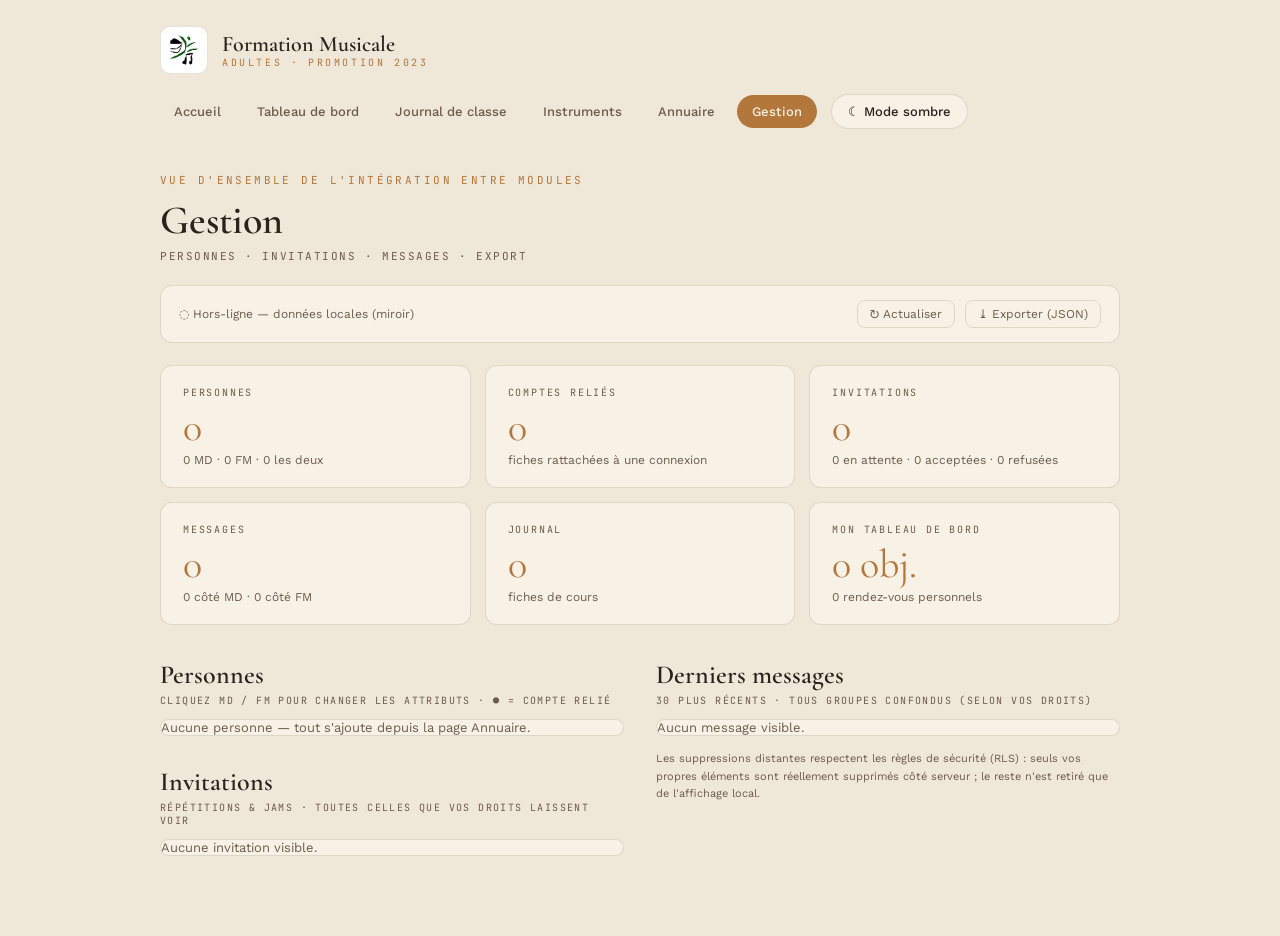
<file: gestion.html>
<!DOCTYPE html>
<html lang="fr">
<head>
<meta charset="utf-8">
<meta name="viewport" content="width=device-width, initial-scale=1">
<title>Gestion — Formation Musicale</title>
<link rel="preconnect" href="https://fonts.googleapis.com">
<link rel="preconnect" href="https://fonts.gstatic.com" crossorigin>
<link href="https://fonts.googleapis.com/css2?family=Cormorant+Garamond:ital,wght@0,400;0,500;0,600;0,700;1,400;1,500&family=Work+Sans:wght@300;400;500;600&family=JetBrains+Mono:wght@400;500&display=swap" rel="stylesheet">
<link rel="stylesheet" href="fm/responsive.css">
<style>
  * { box-sizing: border-box; }
  body { margin: 0; }
  a { color: inherit; }
</style>
</head>
<body>

<div id="root" style="min-height:100vh; background:var(--bg,#efe7d8); font-family:'Work Sans',sans-serif; transition:background-color .5s ease; padding-bottom:80px;">

<!-- TOP BAR -->
<div class="fm-wrap fm-topbar" style="max-width:1040px; margin:0 auto; padding:26px 40px; display:flex; align-items:center; justify-content:space-between; gap:20px; flex-wrap:wrap;">
  <div style="display:flex; align-items:center; gap:14px;">
    <div style="width:48px; height:48px; border-radius:10px; background:#ffffff; display:flex; align-items:center; justify-content:center; overflow:hidden; border:1px solid var(--line,rgba(107,74,46,.16));"><img src="assets/logo-academie.png" alt="Logo de l'académie" style="width:100%; height:100%; object-fit:contain; padding:3px;"></div>
    <div style="line-height:1.15;">
      <div style="font-family:'Cormorant Garamond',serif; font-size:22px; font-weight:600; color:var(--ink,#2a221b); transition:color .5s ease;">Formation Musicale</div>
      <div style="font-family:'JetBrains Mono',monospace; font-size:10px; letter-spacing:.26em; color:var(--acc,#b3763b); transition:color .5s ease;">ADULTES · PROMOTION 2023</div>
    </div>
  </div>
  <div class="fm-nav" style="display:flex; align-items:center; gap:8px; flex-wrap:wrap;">
    <a href="index.html" style="text-decoration:none; font-family:'Work Sans',sans-serif; font-weight:500; font-size:13px; color:var(--sub,#6b5d4c); padding:9px 14px; border-radius:999px; transition:color .5s ease;">Accueil</a>
    <a href="tableau-de-bord.html" style="text-decoration:none; font-family:'Work Sans',sans-serif; font-weight:500; font-size:13px; color:var(--sub,#6b5d4c); padding:9px 14px; border-radius:999px; transition:color .5s ease;">Tableau de bord</a>
    <a href="journal-de-classe.html" style="text-decoration:none; font-family:'Work Sans',sans-serif; font-weight:500; font-size:13px; color:var(--sub,#6b5d4c); padding:9px 14px; border-radius:999px; transition:color .5s ease;">Journal de classe</a>
    <a href="instruments.html" style="text-decoration:none; font-family:'Work Sans',sans-serif; font-weight:500; font-size:13px; color:var(--sub,#6b5d4c); padding:9px 14px; border-radius:999px; transition:color .5s ease;">Instruments</a>
    <a href="annuaire.html" style="text-decoration:none; font-family:'Work Sans',sans-serif; font-weight:500; font-size:13px; color:var(--sub,#6b5d4c); padding:9px 14px; border-radius:999px; transition:color .5s ease;">Annuaire</a>
    <div style="font-family:'Work Sans',sans-serif; font-weight:500; font-size:13px; color:var(--accInk,#f7f1e6); background:var(--acc,#b3763b); padding:9px 15px; border-radius:999px; transition:background-color .5s ease,color .5s ease;">Gestion</div>
    <button id="themeToggle" onclick="toggleTheme()" style="display:flex; align-items:center; gap:8px; font-family:'Work Sans',sans-serif; font-weight:500; font-size:13px; color:var(--ink,#2a221b); background:var(--panel,#f7f1e6); border:1px solid var(--line,rgba(107,74,46,.16)); border-radius:999px; padding:9px 16px; cursor:pointer; margin-left:6px; transition:background-color .5s ease,color .5s ease,border-color .5s ease;">☾ Mode sombre</button>
  </div>
</div>

<!-- TITRE -->
<div class="fm-wrap" style="max-width:1040px; margin:18px auto 0; padding:0 40px;">
  <div style="font-family:'JetBrains Mono',monospace; font-size:11px; letter-spacing:.22em; color:var(--acc,#b3763b); text-transform:uppercase; transition:color .5s ease;">Vue d'ensemble de l'intégration entre modules</div>
  <h1 style="font-family:'Cormorant Garamond',serif; font-weight:600; font-size:40px; line-height:1.05; color:var(--ink,#2a221b); margin:12px 0 8px; transition:color .5s ease;">Gestion</h1>
  <div style="font-family:'JetBrains Mono',monospace; font-size:11px; letter-spacing:.14em; color:var(--sub,#6b5d4c); text-transform:uppercase;">Personnes · Invitations · Messages · Export</div>
</div>

<!-- BARRE D'OUTILS -->
<div class="fm-wrap" style="max-width:1040px; margin:22px auto 0; padding:0 40px;">
  <div id="gOutilsZone" style="display:flex; align-items:center; gap:10px; background:var(--panel,#f7f1e6); border:1px solid var(--line,rgba(107,74,46,.16)); border-radius:12px; padding:14px 18px; transition:background-color .5s ease,border-color .5s ease;"></div>
</div>

<!-- COMPTEURS -->
<div class="fm-wrap" style="max-width:1040px; margin:22px auto 0; padding:0 40px;">
  <div id="kpiZone" class="fm-grid3" style="display:grid; grid-template-columns:repeat(3,1fr); gap:14px;"></div>
</div>

<!-- LISTES -->
<div class="fm-wrap fm-grid2" style="max-width:1040px; margin:34px auto 0; padding:0 40px; display:grid; grid-template-columns:1fr 1fr; gap:32px; align-items:start;">
  <div>
    <h2 style="font-family:'Cormorant Garamond',serif; font-weight:600; font-size:26px; color:var(--ink,#2a221b); margin:0 0 4px; transition:color .5s ease;">Personnes</h2>
    <p style="font-family:'JetBrains Mono',monospace; font-size:10px; letter-spacing:.14em; color:var(--sub,#6b5d4c); margin:0 0 12px;">CLIQUEZ MD / FM POUR CHANGER LES ATTRIBUTS · ● = COMPTE RELIÉ</p>
    <div id="gPersZone" style="background:var(--panel,#f7f1e6); border:1px solid var(--line,rgba(107,74,46,.16)); border-radius:12px; overflow:hidden; transition:background-color .5s ease,border-color .5s ease;"></div>

    <h2 style="font-family:'Cormorant Garamond',serif; font-weight:600; font-size:26px; color:var(--ink,#2a221b); margin:30px 0 4px; transition:color .5s ease;">Invitations</h2>
    <p style="font-family:'JetBrains Mono',monospace; font-size:10px; letter-spacing:.14em; color:var(--sub,#6b5d4c); margin:0 0 12px;">RÉPÉTITIONS &amp; JAMS · TOUTES CELLES QUE VOS DROITS LAISSENT VOIR</p>
    <div id="gInvZone" style="background:var(--panel,#f7f1e6); border:1px solid var(--line,rgba(107,74,46,.16)); border-radius:12px; overflow:hidden; transition:background-color .5s ease,border-color .5s ease;"></div>
  </div>

  <div>
    <h2 style="font-family:'Cormorant Garamond',serif; font-weight:600; font-size:26px; color:var(--ink,#2a221b); margin:0 0 4px; transition:color .5s ease;">Derniers messages</h2>
    <p style="font-family:'JetBrains Mono',monospace; font-size:10px; letter-spacing:.14em; color:var(--sub,#6b5d4c); margin:0 0 12px;">30 PLUS RÉCENTS · TOUS GROUPES CONFONDUS (SELON VOS DROITS)</p>
    <div id="gMsgZone" style="background:var(--panel,#f7f1e6); border:1px solid var(--line,rgba(107,74,46,.16)); border-radius:12px; overflow:hidden; transition:background-color .5s ease,border-color .5s ease;"></div>
    <p style="font-size:11px; color:var(--sub,#6b5d4c); margin-top:14px; line-height:1.6;">Les suppressions distantes respectent les règles de sécurité (RLS) : seuls vos propres éléments sont réellement supprimés côté serveur ; le reste n'est retiré que de l'affichage local.</p>
  </div>
</div>

</div>

<script src="fm/theme.js"></script>
<script src="fm/fm-config.js"></script>
<script src="fm/fm-sync.js"></script>
<script src="fm/gestion.js"></script>
</body>
</html>
</file>
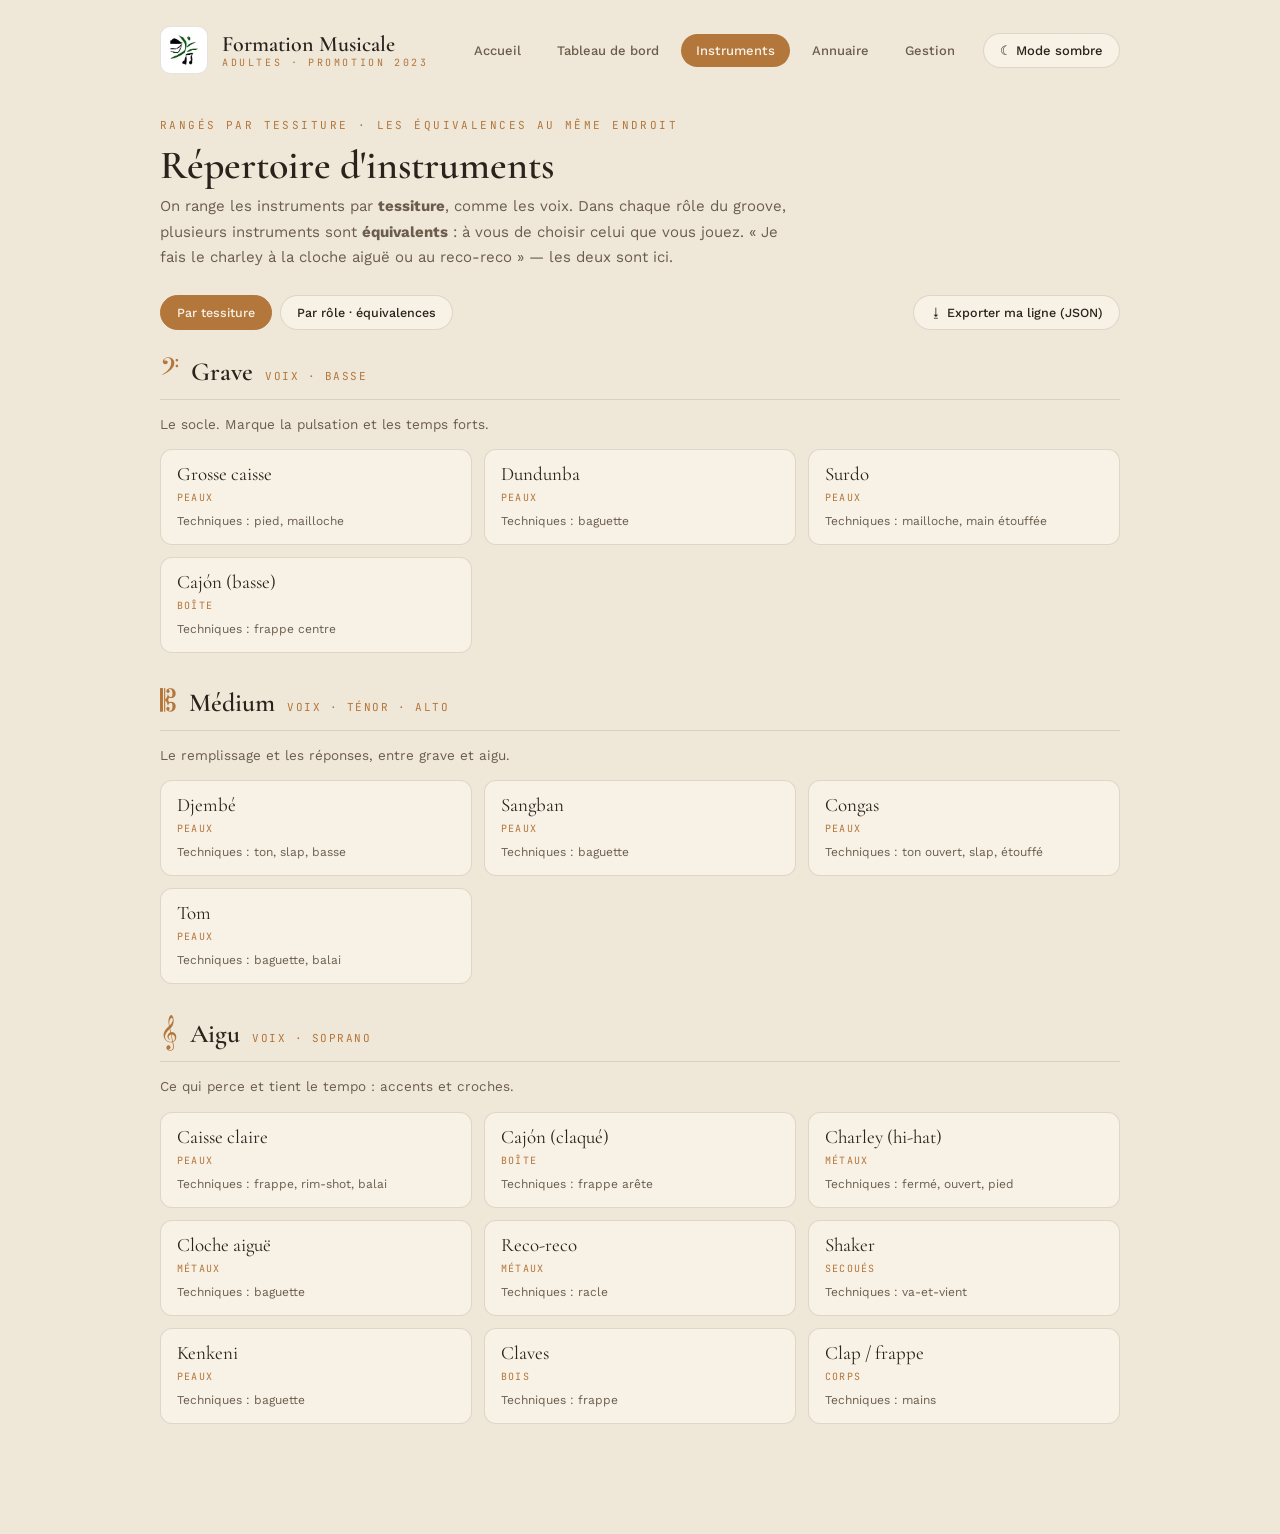
<file: instruments.html>
<!DOCTYPE html>
<html lang="fr">
<head>
<meta charset="utf-8">
<meta name="viewport" content="width=device-width, initial-scale=1">
<title>Instruments — Formation Musicale</title>
<link rel="preconnect" href="https://fonts.googleapis.com">
<link rel="preconnect" href="https://fonts.gstatic.com" crossorigin>
<link href="https://fonts.googleapis.com/css2?family=Cormorant+Garamond:ital,wght@0,400;0,500;0,600;0,700;1,400;1,500&family=Work+Sans:wght@300;400;500;600&family=JetBrains+Mono:wght@400;500&display=swap" rel="stylesheet">
<link rel="stylesheet" href="fm/responsive.css">
<style>
  * { box-sizing: border-box; }
  body { margin: 0; }
  a { color: inherit; }
  .fm-opt { cursor: pointer; user-select: none; transition: background-color .2s ease, border-color .2s ease, color .2s ease; }
  .fm-opt:hover { border-color: var(--acc,#b3763b); }
  .fm-opt[aria-pressed="true"] { background: var(--acc,#b3763b); color: var(--accInk,#f7f1e6); border-color: var(--acc,#b3763b); }
  .fm-btn { cursor: pointer; font-family:'Work Sans',sans-serif; font-weight:500; font-size:12.5px; color:var(--ink,#2a221b); background:var(--panel,#f7f1e6); border:1px solid var(--line,rgba(107,74,46,.16)); border-radius:999px; padding:9px 16px; transition:background-color .3s ease,border-color .3s ease; }
  .fm-btn:hover { border-color: var(--acc,#b3763b); }
</style>
</head>
<body>

<div id="root" style="min-height:100vh; background:var(--bg,#efe7d8); font-family:'Work Sans',sans-serif; transition:background-color .5s ease; padding-bottom:80px;">

<!-- TOP BAR -->
<div class="fm-wrap fm-topbar" style="max-width:1040px; margin:0 auto; padding:26px 40px; display:flex; align-items:center; justify-content:space-between; gap:20px; flex-wrap:wrap;">
  <div style="display:flex; align-items:center; gap:14px;">
    <div style="width:48px; height:48px; border-radius:10px; background:#ffffff; display:flex; align-items:center; justify-content:center; overflow:hidden; border:1px solid var(--line,rgba(107,74,46,.16));"><img src="assets/logo-academie.png" alt="Logo de l'académie" style="width:100%; height:100%; object-fit:contain; padding:3px;"></div>
    <div style="line-height:1.15;">
      <div style="font-family:'Cormorant Garamond',serif; font-size:22px; font-weight:600; color:var(--ink,#2a221b); transition:color .5s ease;">Formation Musicale</div>
      <div style="font-family:'JetBrains Mono',monospace; font-size:10px; letter-spacing:.26em; color:var(--acc,#b3763b); transition:color .5s ease;">ADULTES · PROMOTION 2023</div>
    </div>
  </div>
  <div class="fm-nav" style="display:flex; align-items:center; gap:8px; flex-wrap:wrap;">
    <a href="index.html" style="text-decoration:none; font-family:'Work Sans',sans-serif; font-weight:500; font-size:13px; color:var(--sub,#6b5d4c); padding:9px 14px; border-radius:999px; transition:color .5s ease;">Accueil</a>
    <a href="tableau-de-bord.html" style="text-decoration:none; font-family:'Work Sans',sans-serif; font-weight:500; font-size:13px; color:var(--sub,#6b5d4c); padding:9px 14px; border-radius:999px; transition:color .5s ease;">Tableau de bord</a>
    <div style="font-family:'Work Sans',sans-serif; font-weight:500; font-size:13px; color:var(--accInk,#f7f1e6); background:var(--acc,#b3763b); padding:9px 15px; border-radius:999px; transition:background-color .5s ease,color .5s ease;">Instruments</div>
    <a href="annuaire.html" style="text-decoration:none; font-family:'Work Sans',sans-serif; font-weight:500; font-size:13px; color:var(--sub,#6b5d4c); padding:9px 14px; border-radius:999px; transition:color .5s ease;">Annuaire</a>
    <a href="gestion.html" style="text-decoration:none; font-family:'Work Sans',sans-serif; font-weight:500; font-size:13px; color:var(--sub,#6b5d4c); padding:9px 14px; border-radius:999px; transition:color .5s ease;">Gestion</a>
    <button id="themeToggle" onclick="toggleTheme()" style="display:flex; align-items:center; gap:8px; font-family:'Work Sans',sans-serif; font-weight:500; font-size:13px; color:var(--ink,#2a221b); background:var(--panel,#f7f1e6); border:1px solid var(--line,rgba(107,74,46,.16)); border-radius:999px; padding:9px 16px; cursor:pointer; margin-left:6px; transition:background-color .5s ease,color .5s ease,border-color .5s ease;">☾ Mode sombre</button>
  </div>
</div>

<!-- TITRE -->
<div class="fm-wrap" style="max-width:1040px; margin:18px auto 0; padding:0 40px;">
  <div style="font-family:'JetBrains Mono',monospace; font-size:11px; letter-spacing:.22em; color:var(--acc,#b3763b); text-transform:uppercase; transition:color .5s ease;">Rangés par tessiture · les équivalences au même endroit</div>
  <h1 style="font-family:'Cormorant Garamond',serif; font-weight:600; font-size:40px; line-height:1.05; color:var(--ink,#2a221b); margin:12px 0 8px; transition:color .5s ease;">Répertoire d'instruments</h1>
  <p style="font-size:15px; line-height:1.7; color:var(--sub,#6b5d4c); max-width:640px; margin:0; transition:color .5s ease;">On range les instruments par <strong>tessiture</strong>, comme les voix. Dans chaque rôle du groove, plusieurs instruments sont <strong>équivalents</strong> : à vous de choisir celui que vous jouez. « Je fais le charley à la cloche aiguë ou au reco-reco » — les deux sont ici.</p>
</div>

<!-- ONGLETS DE VUE -->
<div class="fm-wrap" style="max-width:1040px; margin:24px auto 0; padding:0 40px; display:flex; gap:8px; flex-wrap:wrap; align-items:center;">
  <button id="vueTessiture" class="fm-btn" onclick="setVue('tessiture')">Par tessiture</button>
  <button id="vueFonction"  class="fm-btn" onclick="setVue('fonction')">Par rôle · équivalences</button>
  <div style="flex:1;"></div>
  <button class="fm-btn" onclick="exporterChoix()">⭳ Exporter ma ligne (JSON)</button>
</div>

<!-- ZONE PRINCIPALE -->
<div id="vueZone" class="fm-wrap" style="max-width:1040px; margin:22px auto 0; padding:0 40px;"></div>

</div>

<script src="fm/theme.js"></script>
<script src="fm/instruments-data.js"></script>
<script src="fm/instruments.js"></script>
</body>
</html>
</file>
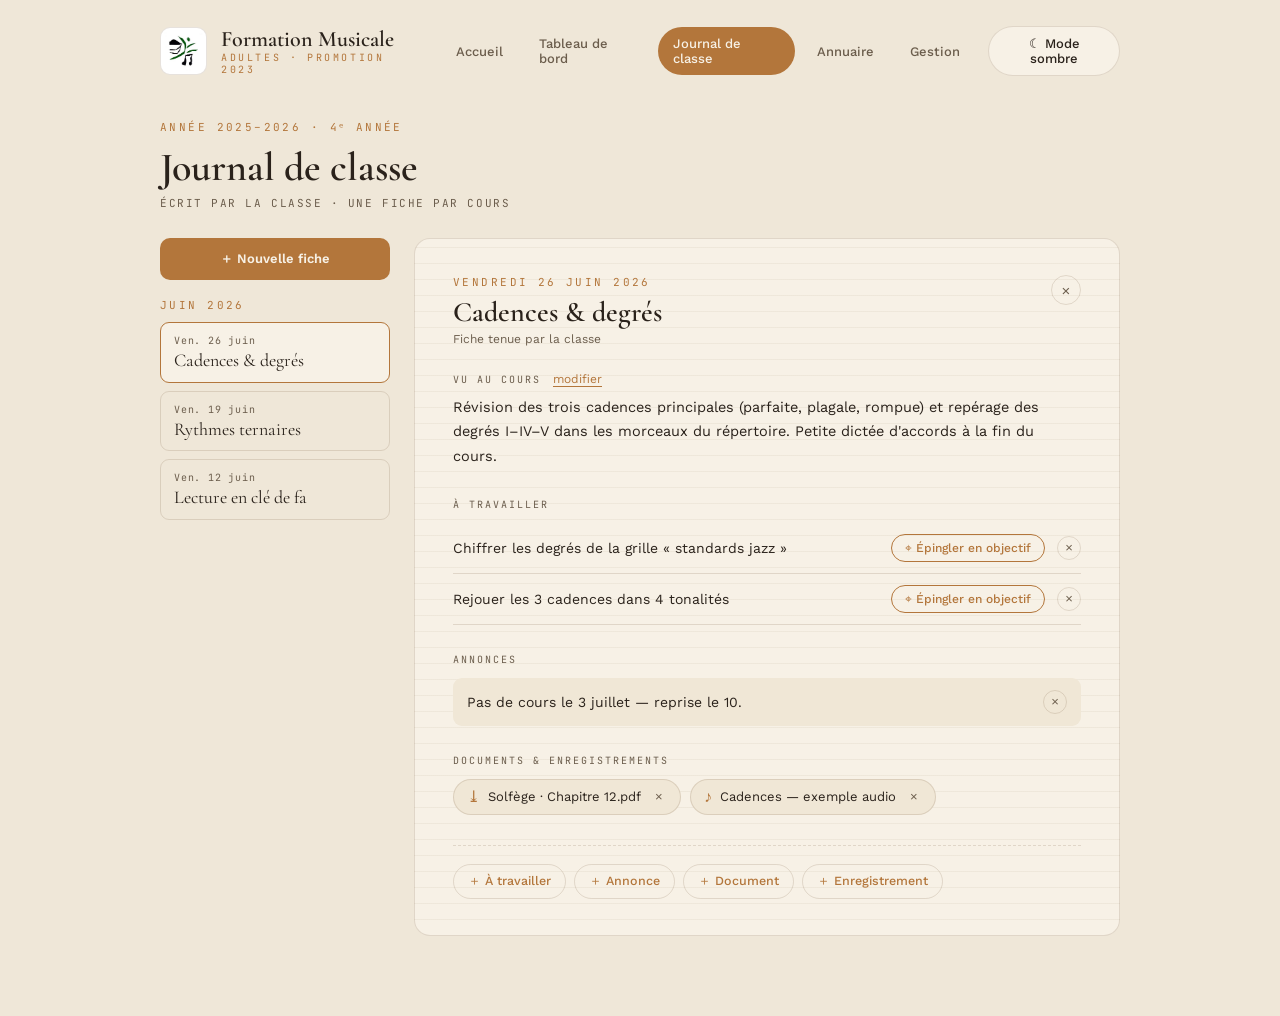
<file: journal-de-classe.html>
<!DOCTYPE html>
<html lang="fr">
<head>
<meta charset="utf-8">
<meta name="viewport" content="width=device-width, initial-scale=1">
<title>Journal de classe — Formation Musicale</title>
<link rel="preconnect" href="https://fonts.googleapis.com">
<link rel="preconnect" href="https://fonts.gstatic.com" crossorigin>
<link href="https://fonts.googleapis.com/css2?family=Cormorant+Garamond:ital,wght@0,400;0,500;0,600;0,700;1,400;1,500&family=Work+Sans:wght@300;400;500;600&family=JetBrains+Mono:wght@400;500&display=swap" rel="stylesheet">
<link rel="stylesheet" href="fm/responsive.css">
<style>
  * { box-sizing: border-box; }
  body { margin: 0; }
  a { color: inherit; }
  input::placeholder, textarea::placeholder { color: var(--sub, #6b5d4c); opacity: .6; }
</style>
</head>
<body>

<div id="root" style="min-height:100vh; background:var(--bg,#efe7d8); font-family:'Work Sans',sans-serif; transition:background-color .5s ease; padding-bottom:80px;">

<!-- TOP BAR -->
<div class="fm-wrap fm-topbar" style="max-width:1040px; margin:0 auto; padding:26px 40px; display:flex; align-items:center; justify-content:space-between; gap:20px;">
  <div style="display:flex; align-items:center; gap:14px;">
    <div style="width:48px; height:48px; border-radius:10px; background:#ffffff; display:flex; align-items:center; justify-content:center; overflow:hidden; border:1px solid var(--line,rgba(107,74,46,.16));"><img src="assets/logo-academie.png" alt="Logo de l'académie" style="width:100%; height:100%; object-fit:contain; padding:3px;"></div>
    <div style="line-height:1.15;">
      <div style="font-family:'Cormorant Garamond',serif; font-size:22px; font-weight:600; color:var(--ink,#2a221b); transition:color .5s ease;">Formation Musicale</div>
      <div style="font-family:'JetBrains Mono',monospace; font-size:10px; letter-spacing:.26em; color:var(--acc,#b3763b); transition:color .5s ease;">ADULTES · PROMOTION 2023</div>
    </div>
  </div>
  <div class="fm-nav" style="display:flex; align-items:center; gap:8px;">
    <a href="index.html" style="text-decoration:none; font-family:'Work Sans',sans-serif; font-weight:500; font-size:13px; color:var(--sub,#6b5d4c); padding:9px 14px; border-radius:999px; transition:color .5s ease;">Accueil</a>
    <a href="tableau-de-bord.html" style="text-decoration:none; font-family:'Work Sans',sans-serif; font-weight:500; font-size:13px; color:var(--sub,#6b5d4c); padding:9px 14px; border-radius:999px; transition:color .5s ease;">Tableau de bord</a>
    <div style="font-family:'Work Sans',sans-serif; font-weight:500; font-size:13px; color:var(--accInk,#f7f1e6); background:var(--acc,#b3763b); padding:9px 15px; border-radius:999px; transition:background-color .5s ease,color .5s ease;">Journal de classe</div>
    <a href="annuaire.html" style="text-decoration:none; font-family:'Work Sans',sans-serif; font-weight:500; font-size:13px; color:var(--sub,#6b5d4c); padding:9px 14px; border-radius:999px; transition:color .5s ease;">Annuaire</a>
    <a href="gestion.html" style="text-decoration:none; font-family:'Work Sans',sans-serif; font-weight:500; font-size:13px; color:var(--sub,#6b5d4c); padding:9px 14px; border-radius:999px; transition:color .5s ease;">Gestion</a>
    <button id="themeToggle" onclick="toggleTheme()" style="display:flex; align-items:center; gap:8px; font-family:'Work Sans',sans-serif; font-weight:500; font-size:13px; color:var(--ink,#2a221b); background:var(--panel,#f7f1e6); border:1px solid var(--line,rgba(107,74,46,.16)); border-radius:999px; padding:9px 16px; cursor:pointer; margin-left:6px; transition:background-color .5s ease,color .5s ease,border-color .5s ease;">☾ Mode sombre</button>
  </div>
</div>

<!-- TITRE -->
<div class="fm-wrap" style="max-width:1040px; margin:18px auto 0; padding:0 40px;">
  <div style="font-family:'JetBrains Mono',monospace; font-size:11px; letter-spacing:.22em; color:var(--acc,#b3763b); text-transform:uppercase; transition:color .5s ease;">Année 2025–2026 · 4ᵉ année</div>
  <h1 style="font-family:'Cormorant Garamond',serif; font-weight:600; font-size:40px; line-height:1.05; color:var(--ink,#2a221b); margin:12px 0 8px; transition:color .5s ease;">Journal de classe</h1>
  <div style="font-family:'JetBrains Mono',monospace; font-size:11px; letter-spacing:.14em; color:var(--sub,#6b5d4c); text-transform:uppercase;">Écrit par la classe · Une fiche par cours</div>
</div>

<!-- GRILLE : SOMMAIRE + FICHE -->
<div class="fm-wrap fm-grid2" style="max-width:1040px; margin:28px auto 0; padding:0 40px; display:grid; grid-template-columns:230px 1fr; gap:24px; align-items:start;">
  <aside id="sommaire"></aside>
  <section id="ficheZone"></section>
</div>

</div>

<script src="fm/theme.js"></script>
<script src="fm/fm-config.js"></script>
<script src="fm/fm-sync.js"></script>
<script src="fm/journal.js"></script>
</body>
</html>
</file>
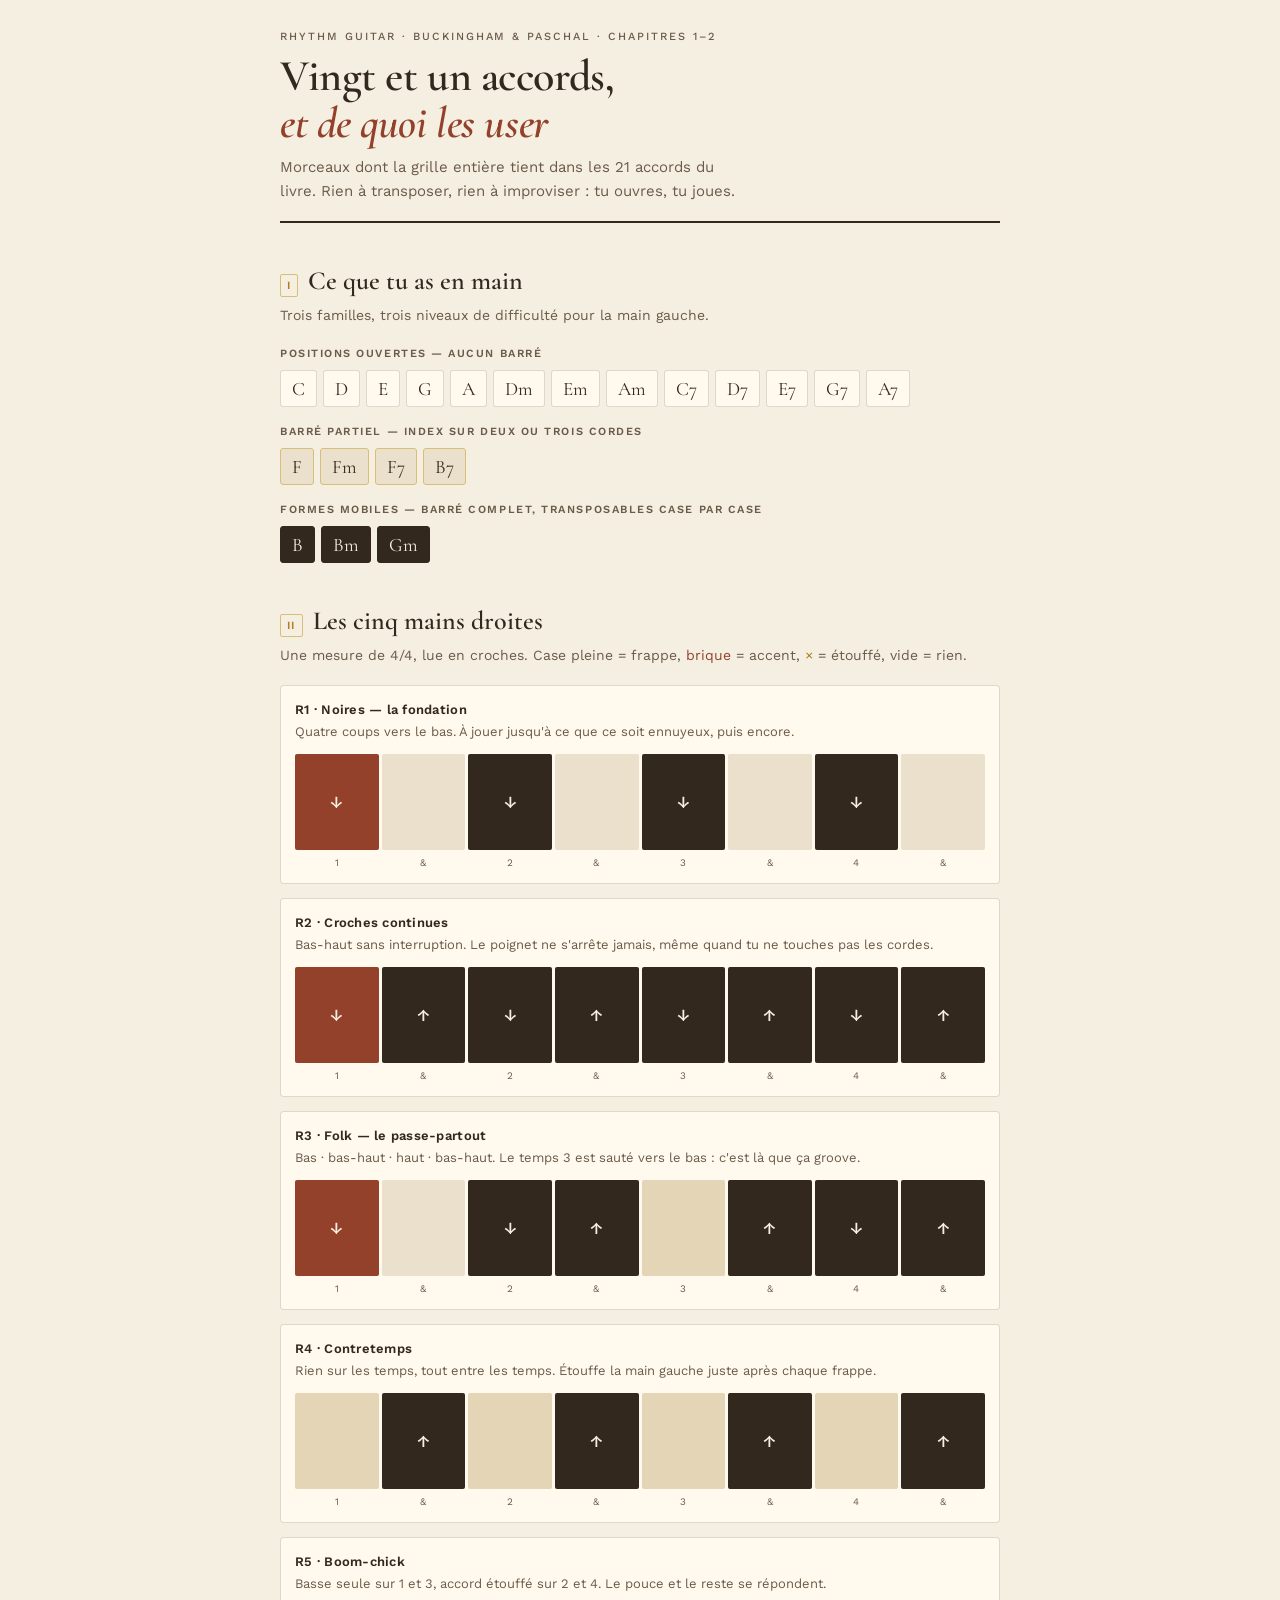
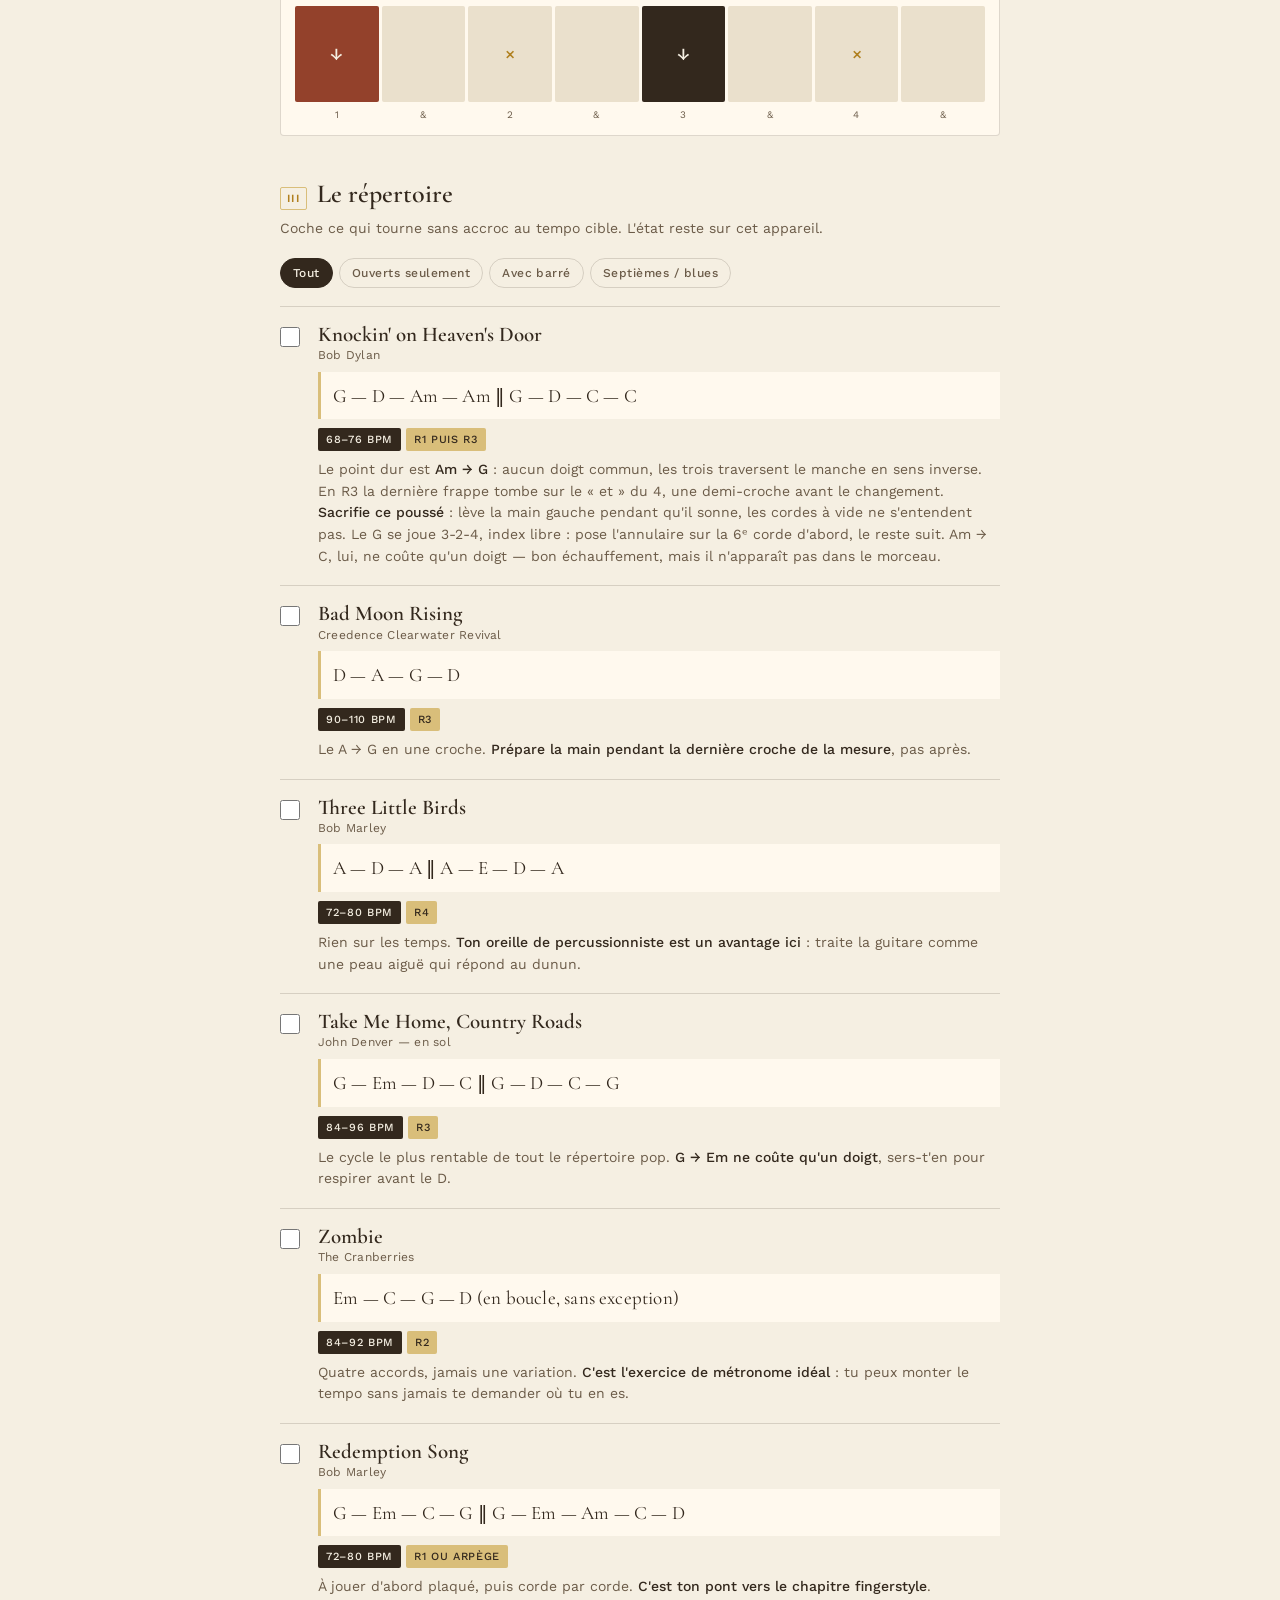
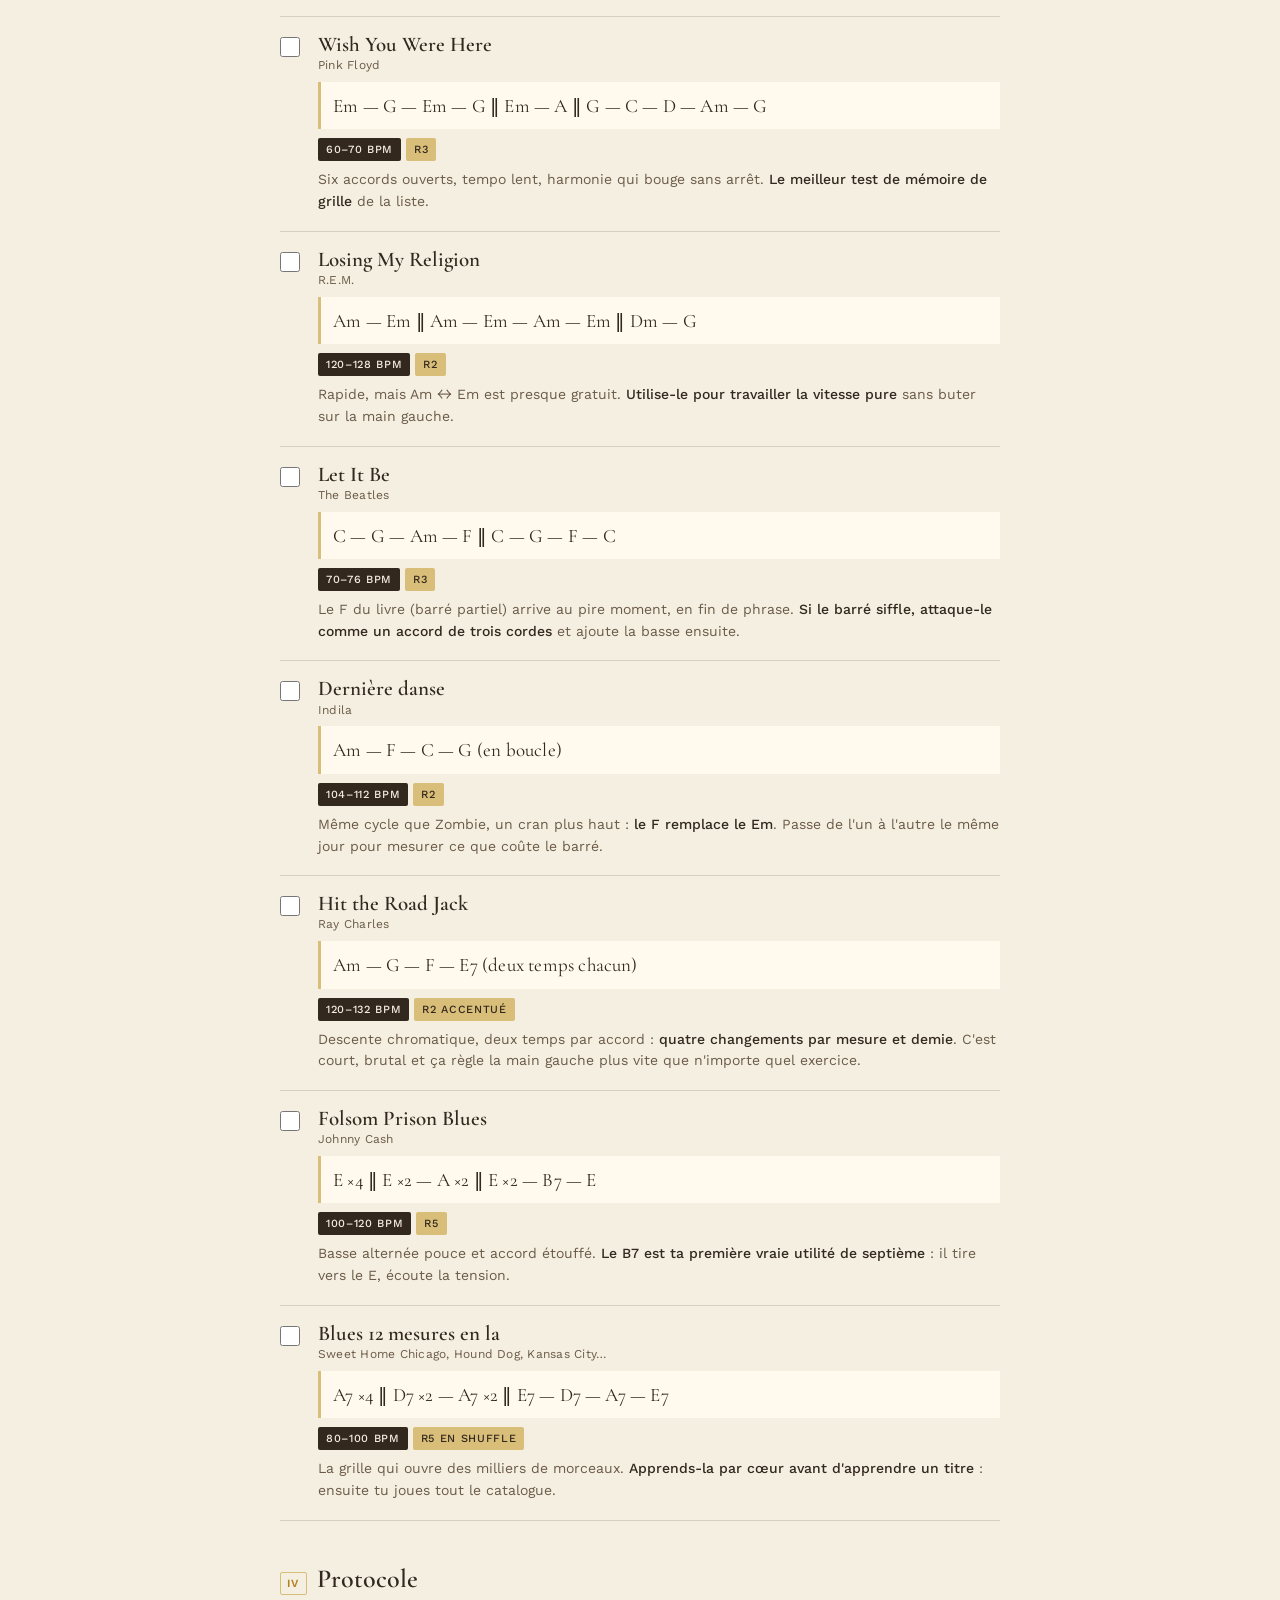
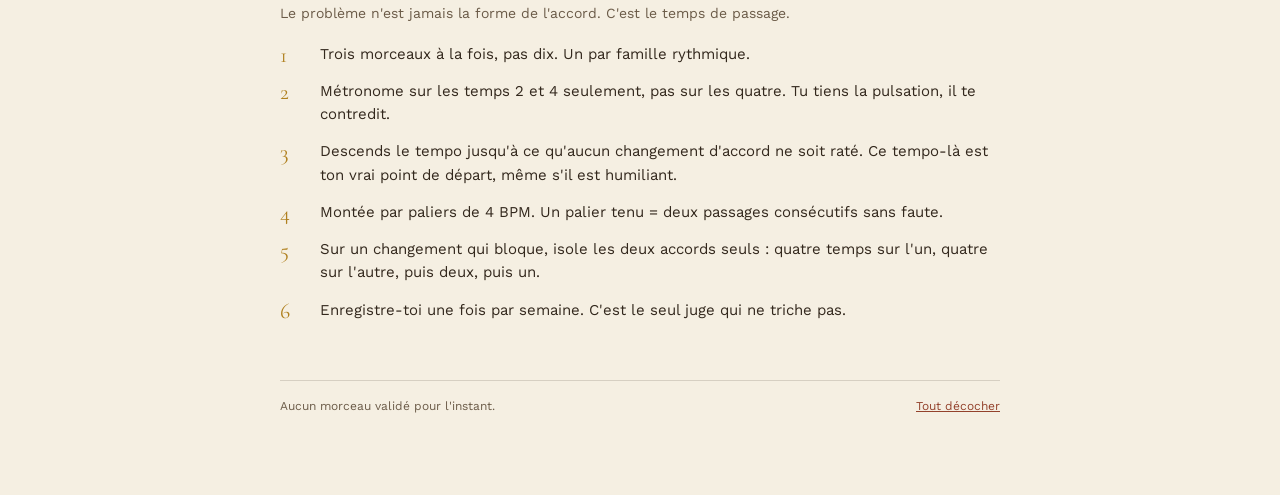
<file: rythmetemp.html>
<!DOCTYPE html>
<html lang="fr">
<head>
<meta charset="utf-8">
<meta name="viewport" content="width=device-width, initial-scale=1">
<title>Fiche de travail — Rhythm Guitar, chapitres 1 &amp; 2</title>
<link rel="preconnect" href="https://fonts.googleapis.com">
<link rel="preconnect" href="https://fonts.gstatic.com" crossorigin>
<link href="https://fonts.googleapis.com/css2?family=Cormorant+Garamond:ital,wght@0,400;0,600;1,400&family=Work+Sans:wght@300;400;500;600&display=swap" rel="stylesheet">
<style>
:root{
  --creme:#F5EFE2;
  --creme-fonce:#EAE0CC;
  --encre:#33281D;
  --encre-clair:#6B5B48;
  --ocre:#B0801F;
  --ocre-clair:#D9BE7A;
  --brique:#93412B;
  --trait:rgba(51,40,29,.16);
  --serif:"Cormorant Garamond",Georgia,serif;
  --sans:"Work Sans",-apple-system,BlinkMacSystemFont,"Segoe UI",sans-serif;
}
*{box-sizing:border-box}
html{-webkit-text-size-adjust:100%}
body{
  margin:0;background:var(--creme);color:var(--encre);
  font-family:var(--sans);font-weight:400;font-size:16px;line-height:1.55;
}
.wrap{max-width:760px;margin:0 auto;padding:28px 20px 80px}

/* ---- en-tête ---- */
header{border-bottom:2px solid var(--encre);padding-bottom:18px;margin-bottom:26px}
.eyebrow{
  font-size:11px;letter-spacing:.18em;text-transform:uppercase;
  color:var(--encre-clair);font-weight:500;margin:0 0 8px
}
h1{
  font-family:var(--serif);font-weight:600;font-size:clamp(30px,7vw,44px);
  line-height:1.06;margin:0 0 10px;letter-spacing:-.01em
}
h1 em{font-style:italic;color:var(--brique)}
.chapeau{margin:0;color:var(--encre-clair);font-size:15px;max-width:52ch}

/* ---- sections ---- */
section{margin:38px 0 0}
h2{
  font-family:var(--serif);font-size:26px;font-weight:600;margin:0 0 4px;
  display:flex;align-items:baseline;gap:10px
}
h2 .num{
  font-family:var(--sans);font-size:11px;font-weight:600;letter-spacing:.12em;
  color:var(--ocre);border:1px solid var(--ocre-clair);border-radius:2px;
  padding:2px 6px;flex:none
}
.sous{color:var(--encre-clair);font-size:14px;margin:0 0 18px}

/* ---- accords ---- */
.lot{margin-bottom:16px}
.lot-titre{
  font-size:11px;letter-spacing:.14em;text-transform:uppercase;
  color:var(--encre-clair);font-weight:600;margin-bottom:8px
}
.accords{display:flex;flex-wrap:wrap;gap:6px}
.ac{
  font-family:var(--serif);font-size:19px;line-height:1;
  padding:8px 11px;border:1px solid var(--trait);border-radius:3px;
  background:#fff9ee
}
.ac.barre{background:var(--creme-fonce);border-color:var(--ocre-clair)}
.ac.mobile{background:var(--encre);color:var(--creme);border-color:var(--encre)}

/* ---- grille rythmique (élément signature) ---- */
.rythme{
  border:1px solid var(--trait);border-radius:4px;background:#fff9ee;
  padding:14px 14px 12px;margin-bottom:14px
}
.rythme h3{
  font-family:var(--sans);font-size:13px;font-weight:600;margin:0 0 2px;
  letter-spacing:.02em
}
.rythme .r-note{font-size:13px;color:var(--encre-clair);margin:0 0 12px}
.grille{display:grid;grid-template-columns:repeat(8,1fr);gap:3px}
.cel{
  aspect-ratio:1/1.15;border-radius:2px;display:flex;
  align-items:center;justify-content:center;
  font-size:clamp(13px,4vw,17px);font-weight:500;
  background:var(--creme-fonce);color:var(--encre-clair)
}
.cel.temps{background:#e3d5b6}
.cel.frappe{background:var(--encre);color:var(--creme)}
.cel.frappe.acc{background:var(--brique)}
.cel.mute{background:var(--creme-fonce);color:var(--ocre)}
.compte{
  display:grid;grid-template-columns:repeat(8,1fr);gap:3px;margin-top:5px;
  font-size:10px;letter-spacing:.04em;color:var(--encre-clair);text-align:center
}

/* ---- morceaux ---- */
.filtres{display:flex;flex-wrap:wrap;gap:6px;margin-bottom:18px}
.filtres button{
  font-family:var(--sans);font-size:12px;font-weight:500;letter-spacing:.04em;
  padding:7px 12px;border:1px solid var(--trait);border-radius:20px;
  background:transparent;color:var(--encre-clair);cursor:pointer
}
.filtres button[aria-pressed="true"]{background:var(--encre);color:var(--creme);border-color:var(--encre)}
.filtres button:focus-visible{outline:2px solid var(--ocre);outline-offset:2px}

.morceau{
  border-top:1px solid var(--trait);padding:16px 0 18px;
  display:grid;grid-template-columns:26px 1fr;gap:0 12px
}
.morceau:last-child{border-bottom:1px solid var(--trait)}
.coche{
  width:20px;height:20px;margin:4px 0 0;accent-color:var(--brique);cursor:pointer
}
.m-titre{font-family:var(--serif);font-size:21px;font-weight:600;margin:0;line-height:1.15}
.m-titre .interprete{
  font-family:var(--sans);font-size:12px;font-weight:400;color:var(--encre-clair);
  display:block;margin-top:2px;letter-spacing:.02em
}
.m-corps{margin-top:9px}
.grillech{
  font-family:var(--serif);font-size:19px;letter-spacing:.01em;
  background:#fff9ee;border-left:3px solid var(--ocre-clair);
  padding:9px 12px;margin:0 0 9px;overflow-x:auto;white-space:nowrap
}
.meta{display:flex;flex-wrap:wrap;gap:5px;margin-bottom:8px}
.tag{
  font-size:11px;letter-spacing:.06em;text-transform:uppercase;font-weight:500;
  padding:3px 8px;border-radius:2px;background:var(--creme-fonce);color:var(--encre-clair)
}
.tag.tempo{background:var(--encre);color:var(--creme)}
.tag.r{background:var(--ocre-clair);color:var(--encre)}
.objectif{margin:0;font-size:14px;color:var(--encre-clair)}
.objectif strong{color:var(--encre);font-weight:500}
.morceau.fait .m-titre{opacity:.42;text-decoration:line-through}
.morceau[hidden]{display:none}

/* ---- protocole ---- */
.proto{counter-reset:etape;list-style:none;padding:0;margin:0}
.proto li{
  counter-increment:etape;padding:0 0 14px 40px;position:relative;font-size:15px
}
.proto li::before{
  content:counter(etape);position:absolute;left:0;top:0;
  font-family:var(--serif);font-size:22px;color:var(--ocre);line-height:1.1
}
footer{
  margin-top:44px;padding-top:16px;border-top:1px solid var(--trait);
  font-size:12px;color:var(--encre-clair);display:flex;justify-content:space-between;gap:12px;flex-wrap:wrap
}
button.raz{
  font-family:var(--sans);font-size:12px;background:none;border:none;
  color:var(--brique);text-decoration:underline;cursor:pointer;padding:0
}
@media (prefers-reduced-motion:no-preference){
  .morceau{transition:opacity .18s ease}
}
</style>
</head>
<body>
<div class="wrap">

<header>
  <p class="eyebrow">Rhythm Guitar · Buckingham &amp; Paschal · chapitres 1–2</p>
  <h1>Vingt et un accords,<br><em>et de quoi les user</em></h1>
  <p class="chapeau">Morceaux dont la grille entière tient dans les 21 accords du livre. Rien à transposer, rien à improviser : tu ouvres, tu joues.</p>
</header>

<section>
  <h2><span class="num">I</span> Ce que tu as en main</h2>
  <p class="sous">Trois familles, trois niveaux de difficulté pour la main gauche.</p>

  <div class="lot">
    <div class="lot-titre">Positions ouvertes — aucun barré</div>
    <div class="accords">
      <span class="ac">C</span><span class="ac">D</span><span class="ac">E</span><span class="ac">G</span><span class="ac">A</span>
      <span class="ac">Dm</span><span class="ac">Em</span><span class="ac">Am</span>
      <span class="ac">C7</span><span class="ac">D7</span><span class="ac">E7</span><span class="ac">G7</span><span class="ac">A7</span>
    </div>
  </div>

  <div class="lot">
    <div class="lot-titre">Barré partiel — index sur deux ou trois cordes</div>
    <div class="accords">
      <span class="ac barre">F</span><span class="ac barre">Fm</span><span class="ac barre">F7</span><span class="ac barre">B7</span>
    </div>
  </div>

  <div class="lot">
    <div class="lot-titre">Formes mobiles — barré complet, transposables case par case</div>
    <div class="accords">
      <span class="ac mobile">B</span><span class="ac mobile">Bm</span><span class="ac mobile">Gm</span>
    </div>
  </div>
</section>

<section>
  <h2><span class="num">II</span> Les cinq mains droites</h2>
  <p class="sous">Une mesure de 4/4, lue en croches. Case pleine&nbsp;= frappe, <span style="color:var(--brique)">brique</span>&nbsp;= accent, <span style="color:var(--ocre)">×</span>&nbsp;= étouffé, vide&nbsp;= rien.</p>
  <div id="rythmes"></div>
</section>

<section>
  <h2><span class="num">III</span> Le répertoire</h2>
  <p class="sous">Coche ce qui tourne sans accroc au tempo cible. L'état reste sur cet appareil.</p>
  <div class="filtres" id="filtres">
    <button data-f="tout" aria-pressed="true">Tout</button>
    <button data-f="ouvert" aria-pressed="false">Ouverts seulement</button>
    <button data-f="barre" aria-pressed="false">Avec barré</button>
    <button data-f="sept" aria-pressed="false">Septièmes / blues</button>
  </div>
  <div id="morceaux"></div>
</section>

<section>
  <h2><span class="num">IV</span> Protocole</h2>
  <p class="sous">Le problème n'est jamais la forme de l'accord. C'est le temps de passage.</p>
  <ol class="proto">
    <li>Trois morceaux à la fois, pas dix. Un par famille rythmique.</li>
    <li>Métronome sur les temps 2 et 4 seulement, pas sur les quatre. Tu tiens la pulsation, il te contredit.</li>
    <li>Descends le tempo jusqu'à ce qu'aucun changement d'accord ne soit raté. Ce tempo-là est ton vrai point de départ, même s'il est humiliant.</li>
    <li>Montée par paliers de 4&nbsp;BPM. Un palier tenu = deux passages consécutifs sans faute.</li>
    <li>Sur un changement qui bloque, isole les deux accords seuls : quatre temps sur l'un, quatre sur l'autre, puis deux, puis un.</li>
    <li>Enregistre-toi une fois par semaine. C'est le seul juge qui ne triche pas.</li>
  </ol>
</section>

<footer>
  <span id="compteur">—</span>
  <button class="raz" id="raz">Tout décocher</button>
</footer>

</div>

<script>
/* ---------- rythmes : 8 croches, . = rien, D = tiré vers le bas, U = poussé, X = étouffé, ! = accent bas ---------- */
const RYTHMES=[
 {id:"R1",nom:"Noires — la fondation",note:"Quatre coups vers le bas. À jouer jusqu'à ce que ce soit ennuyeux, puis encore.",pat:["!",".","D",".","D",".","D","."]},
 {id:"R2",nom:"Croches continues",note:"Bas-haut sans interruption. Le poignet ne s'arrête jamais, même quand tu ne touches pas les cordes.",pat:["!","U","D","U","D","U","D","U"]},
 {id:"R3",nom:"Folk — le passe-partout",note:"Bas · bas-haut · haut · bas-haut. Le temps 3 est sauté vers le bas : c'est là que ça groove.",pat:["!",".","D","U",".","U","D","U"]},
 {id:"R4",nom:"Contretemps",note:"Rien sur les temps, tout entre les temps. Étouffe la main gauche juste après chaque frappe.",pat:[".","U",".","U",".","U",".","U"]},
 {id:"R5",nom:"Boom-chick",note:"Basse seule sur 1 et 3, accord étouffé sur 2 et 4. Le pouce et le reste se répondent.",pat:["!",".","X",".","D",".","X","."]}
];
const COMPTE=["1","&","2","&","3","&","4","&"];
const SYM={".":"","D":"↓","U":"↑","X":"×","!":"↓"};

document.getElementById("rythmes").innerHTML=RYTHMES.map(r=>{
  const cells=r.pat.map((p,i)=>{
    let cls="cel";
    if(p===".") cls+= (i%2===0?" temps":"");
    else if(p==="X") cls+=" mute";
    else cls+=" frappe"+(p==="!"?" acc":"");
    return `<div class="${cls}">${SYM[p]}</div>`;
  }).join("");
  return `<div class="rythme">
    <h3>${r.id} · ${r.nom}</h3>
    <p class="r-note">${r.note}</p>
    <div class="grille">${cells}</div>
    <div class="compte">${COMPTE.map(c=>`<span>${c}</span>`).join("")}</div>
  </div>`;
}).join("");

/* ---------- répertoire ---------- */
const MORCEAUX=[
 {id:"knockin",t:"Knockin' on Heaven's Door",a:"Bob Dylan",g:"G — D — Am — Am ‖ G — D — C — C",r:"R1 puis R3",bpm:"68–76",cat:["ouvert"],o:"Le point dur est <strong>Am → G</strong> : aucun doigt commun, les trois traversent le manche en sens inverse. En R3 la dernière frappe tombe sur le « et » du 4, une demi-croche avant le changement. <strong>Sacrifie ce poussé</strong> : lève la main gauche pendant qu'il sonne, les cordes à vide ne s'entendent pas. Le G se joue 3-2-4, index libre : pose l'annulaire sur la 6ᵉ corde d'abord, le reste suit. Am → C, lui, ne coûte qu'un doigt — bon échauffement, mais il n'apparaît pas dans le morceau."},
 {id:"badmoon",t:"Bad Moon Rising",a:"Creedence Clearwater Revival",g:"D — A — G — D",r:"R3",bpm:"90–110",cat:["ouvert"],o:"Le A → G en une croche. <strong>Prépare la main pendant la dernière croche de la mesure</strong>, pas après."},
 {id:"birds",t:"Three Little Birds",a:"Bob Marley",g:"A — D — A ‖ A — E — D — A",r:"R4",bpm:"72–80",cat:["ouvert"],o:"Rien sur les temps. <strong>Ton oreille de percussionniste est un avantage ici</strong> : traite la guitare comme une peau aiguë qui répond au dunun."},
 {id:"country",t:"Take Me Home, Country Roads",a:"John Denver — en sol",g:"G — Em — D — C ‖ G — D — C — G",r:"R3",bpm:"84–96",cat:["ouvert"],o:"Le cycle le plus rentable de tout le répertoire pop. <strong>G → Em ne coûte qu'un doigt</strong>, sers-t'en pour respirer avant le D."},
 {id:"zombie",t:"Zombie",a:"The Cranberries",g:"Em — C — G — D  (en boucle, sans exception)",r:"R2",bpm:"84–92",cat:["ouvert"],o:"Quatre accords, jamais une variation. <strong>C'est l'exercice de métronome idéal</strong> : tu peux monter le tempo sans jamais te demander où tu en es."},
 {id:"redemption",t:"Redemption Song",a:"Bob Marley",g:"G — Em — C — G ‖ G — Em — Am — C — D",r:"R1 ou arpège",bpm:"72–80",cat:["ouvert"],o:"À jouer d'abord plaqué, puis corde par corde. <strong>C'est ton pont vers le chapitre fingerstyle</strong>."},
 {id:"wish",t:"Wish You Were Here",a:"Pink Floyd",g:"Em — G — Em — G ‖ Em — A ‖ G — C — D — Am — G",r:"R3",bpm:"60–70",cat:["ouvert"],o:"Six accords ouverts, tempo lent, harmonie qui bouge sans arrêt. <strong>Le meilleur test de mémoire de grille</strong> de la liste."},
 {id:"religion",t:"Losing My Religion",a:"R.E.M.",g:"Am — Em ‖ Am — Em — Am — Em ‖ Dm — G",r:"R2",bpm:"120–128",cat:["ouvert"],o:"Rapide, mais Am ↔ Em est presque gratuit. <strong>Utilise-le pour travailler la vitesse pure</strong> sans buter sur la main gauche."},
 {id:"letitbe",t:"Let It Be",a:"The Beatles",g:"C — G — Am — F ‖ C — G — F — C",r:"R3",bpm:"70–76",cat:["barre"],o:"Le F du livre (barré partiel) arrive au pire moment, en fin de phrase. <strong>Si le barré siffle, attaque-le comme un accord de trois cordes</strong> et ajoute la basse ensuite."},
 {id:"derniere",t:"Dernière danse",a:"Indila",g:"Am — F — C — G  (en boucle)",r:"R2",bpm:"104–112",cat:["barre"],o:"Même cycle que Zombie, un cran plus haut : <strong>le F remplace le Em</strong>. Passe de l'un à l'autre le même jour pour mesurer ce que coûte le barré."},
 {id:"hittheroad",t:"Hit the Road Jack",a:"Ray Charles",g:"Am — G — F — E7  (deux temps chacun)",r:"R2 accentué",bpm:"120–132",cat:["barre","sept"],o:"Descente chromatique, deux temps par accord : <strong>quatre changements par mesure et demie</strong>. C'est court, brutal et ça règle la main gauche plus vite que n'importe quel exercice."},
 {id:"folsom",t:"Folsom Prison Blues",a:"Johnny Cash",g:"E ×4 ‖ E ×2 — A ×2 ‖ E ×2 — B7 — E",r:"R5",bpm:"100–120",cat:["sept","barre"],o:"Basse alternée pouce et accord étouffé. <strong>Le B7 est ta première vraie utilité de septième</strong> : il tire vers le E, écoute la tension."},
 {id:"blues12",t:"Blues 12 mesures en la",a:"Sweet Home Chicago, Hound Dog, Kansas City…",g:"A7 ×4 ‖ D7 ×2 — A7 ×2 ‖ E7 — D7 — A7 — E7",r:"R5 en shuffle",bpm:"80–100",cat:["sept"],o:"La grille qui ouvre des milliers de morceaux. <strong>Apprends-la par cœur avant d'apprendre un titre</strong> : ensuite tu joues tout le catalogue."}
];

const CLE="rg_ch12_acquis";
const conteneur=document.getElementById("morceaux");
let etat={};
try{etat=JSON.parse(localStorage.getItem(CLE))||{}}catch(e){etat={}}

conteneur.innerHTML=MORCEAUX.map(m=>`
 <article class="morceau${etat[m.id]?" fait":""}" data-id="${m.id}" data-cat="${m.cat.join(" ")}">
   <input class="coche" type="checkbox" id="c-${m.id}" ${etat[m.id]?"checked":""} aria-label="Marquer ${m.t} comme acquis">
   <div>
     <h3 class="m-titre"><label for="c-${m.id}">${m.t}</label><span class="interprete">${m.a}</span></h3>
     <div class="m-corps">
       <p class="grillech">${m.g}</p>
       <div class="meta">
         <span class="tag tempo">${m.bpm} BPM</span>
         <span class="tag r">${m.r}</span>
       </div>
       <p class="objectif">${m.o}</p>
     </div>
   </div>
 </article>`).join("");

function majCompteur(){
  const n=MORCEAUX.filter(m=>etat[m.id]).length;
  document.getElementById("compteur").textContent=
    n===0?"Aucun morceau validé pour l'instant.":`${n} morceau${n>1?"x":""} sur ${MORCEAUX.length} au tempo cible.`;
}
majCompteur();

conteneur.addEventListener("change",e=>{
  if(!e.target.classList.contains("coche"))return;
  const art=e.target.closest(".morceau");
  etat[art.dataset.id]=e.target.checked;
  art.classList.toggle("fait",e.target.checked);
  try{localStorage.setItem(CLE,JSON.stringify(etat))}catch(err){}
  majCompteur();
});

document.getElementById("raz").addEventListener("click",()=>{
  etat={};
  try{localStorage.removeItem(CLE)}catch(err){}
  conteneur.querySelectorAll(".coche").forEach(c=>c.checked=false);
  conteneur.querySelectorAll(".morceau").forEach(a=>a.classList.remove("fait"));
  majCompteur();
});

document.getElementById("filtres").addEventListener("click",e=>{
  const b=e.target.closest("button"); if(!b)return;
  document.querySelectorAll("#filtres button").forEach(x=>x.setAttribute("aria-pressed",String(x===b)));
  const f=b.dataset.f;
  conteneur.querySelectorAll(".morceau").forEach(a=>{
    a.hidden = f!=="tout" && !a.dataset.cat.split(" ").includes(f);
  });
});
</script>
</body>
</html>
</file>
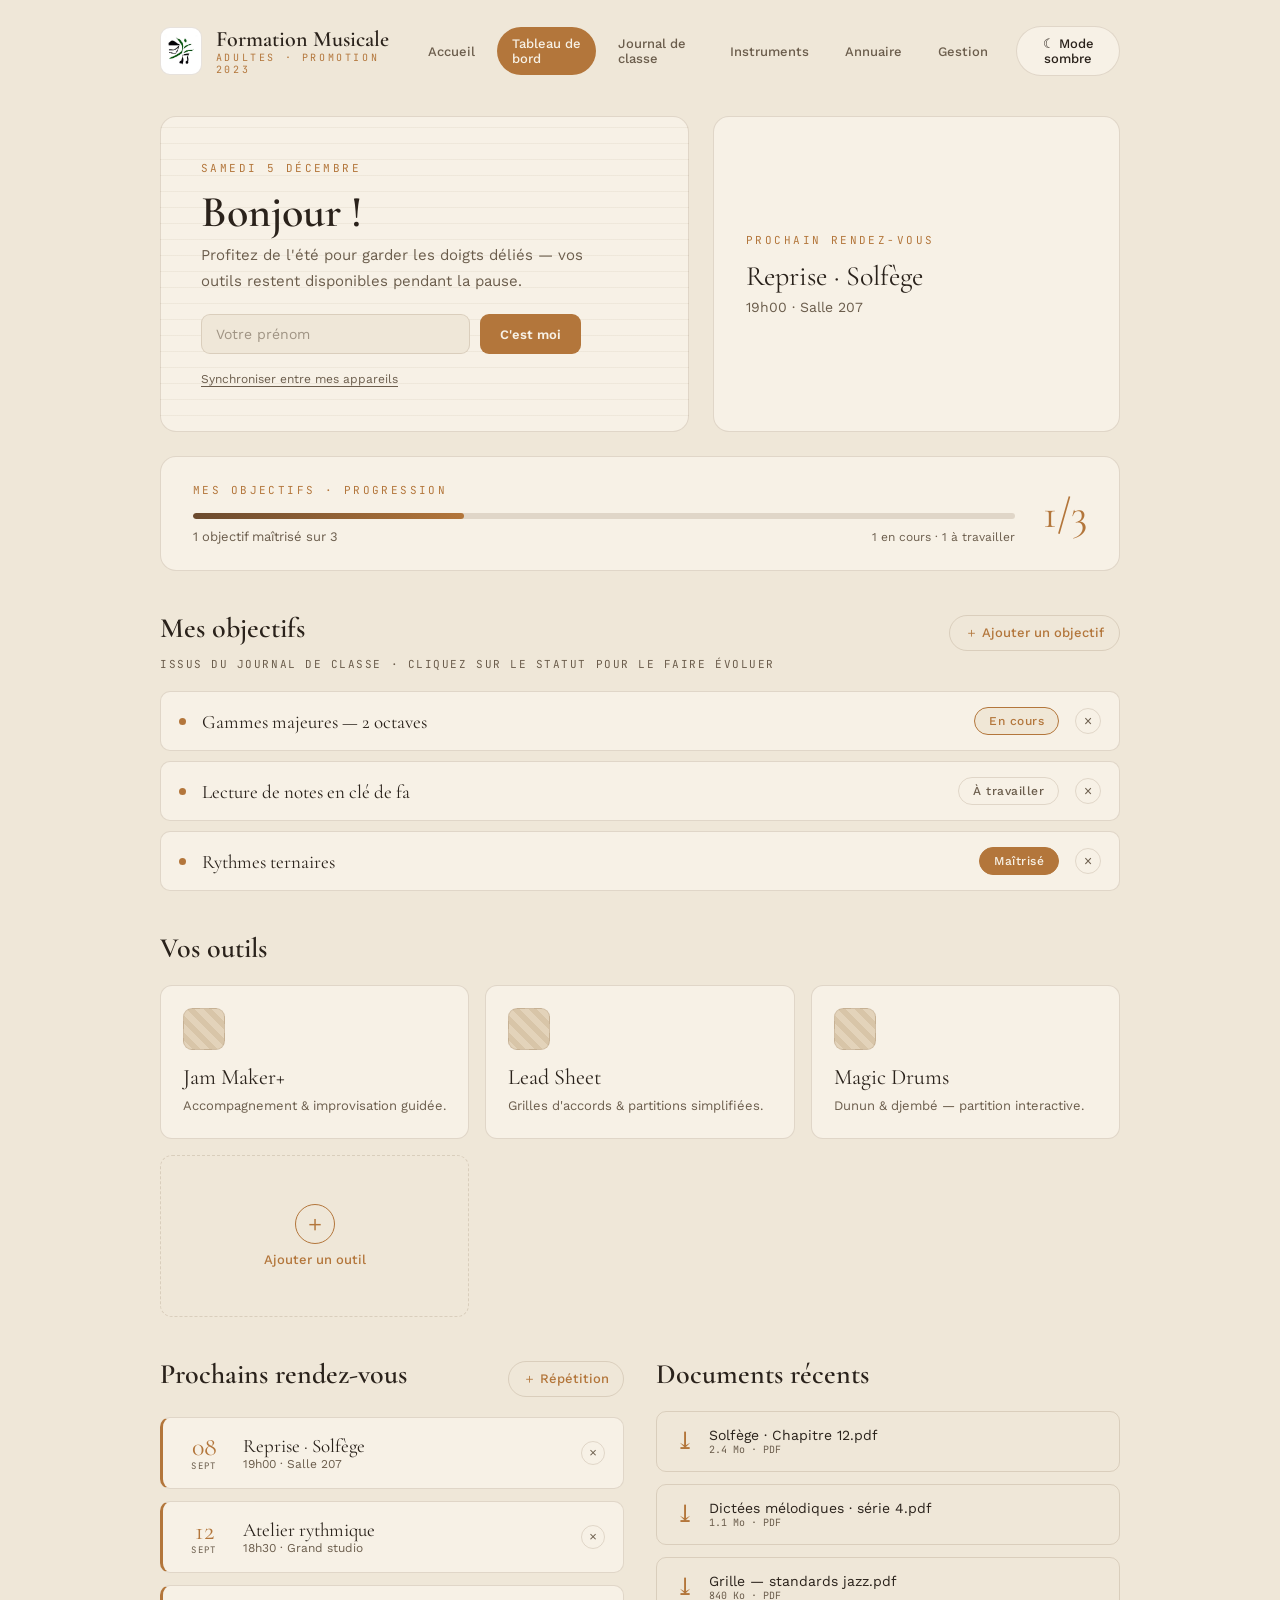
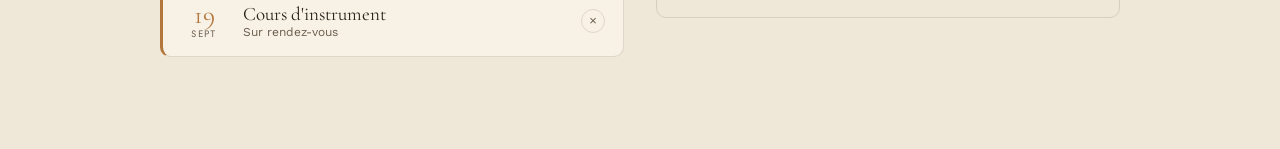
<file: tableau-de-bord.html>
<!DOCTYPE html>
<html lang="fr">
<head>
<meta charset="utf-8">
<meta name="viewport" content="width=device-width, initial-scale=1">
<title>Tableau de bord — Formation Musicale</title>
<link rel="preconnect" href="https://fonts.googleapis.com">
<link rel="preconnect" href="https://fonts.gstatic.com" crossorigin>
<link href="https://fonts.googleapis.com/css2?family=Cormorant+Garamond:ital,wght@0,400;0,500;0,600;0,700;1,400;1,500&family=Work+Sans:wght@300;400;500;600&family=JetBrains+Mono:wght@400;500&display=swap" rel="stylesheet">
<link rel="stylesheet" href="fm/responsive.css">
<style>
  * { box-sizing: border-box; }
  body { margin: 0; }
  a { color: inherit; }
  input::placeholder { color: var(--sub, #6b5d4c); opacity: .6; }
</style>
</head>
<body>

<div id="root" style="min-height:100vh; background:var(--bg,#efe7d8); font-family:'Work Sans',sans-serif; transition:background-color .5s ease; padding-bottom:80px;">

<!-- TOP BAR -->
<div class="fm-wrap fm-topbar" style="max-width:1040px; margin:0 auto; padding:26px 40px; display:flex; align-items:center; justify-content:space-between; gap:20px;">
  <div style="display:flex; align-items:center; gap:14px;">
    <div style="width:48px; height:48px; border-radius:10px; background:#ffffff; display:flex; align-items:center; justify-content:center; overflow:hidden; border:1px solid var(--line,rgba(107,74,46,.16));"><img src="assets/logo-academie.png" alt="Logo de l'académie" style="width:100%; height:100%; object-fit:contain; padding:3px;"></div>
    <div style="line-height:1.15;">
      <div style="font-family:'Cormorant Garamond',serif; font-size:22px; font-weight:600; color:var(--ink,#2a221b); transition:color .5s ease;">Formation Musicale</div>
      <div style="font-family:'JetBrains Mono',monospace; font-size:10px; letter-spacing:.26em; color:var(--acc,#b3763b); transition:color .5s ease;">ADULTES · PROMOTION 2023</div>
    </div>
  </div>
  <div class="fm-nav" style="display:flex; align-items:center; gap:8px;">
    <a href="index.html" style="text-decoration:none; font-family:'Work Sans',sans-serif; font-weight:500; font-size:13px; color:var(--sub,#6b5d4c); padding:9px 14px; border-radius:999px; transition:color .5s ease;">Accueil</a>
    <div style="font-family:'Work Sans',sans-serif; font-weight:500; font-size:13px; color:var(--accInk,#f7f1e6); background:var(--acc,#b3763b); padding:9px 15px; border-radius:999px; transition:background-color .5s ease,color .5s ease;">Tableau de bord</div>
    <a href="journal-de-classe.html" style="text-decoration:none; font-family:'Work Sans',sans-serif; font-weight:500; font-size:13px; color:var(--sub,#6b5d4c); padding:9px 14px; border-radius:999px; transition:color .5s ease;">Journal de classe</a>
    <a href="instruments.html" style="text-decoration:none; font-family:'Work Sans',sans-serif; font-weight:500; font-size:13px; color:var(--sub,#6b5d4c); padding:9px 14px; border-radius:999px; transition:color .5s ease;">Instruments</a>
    <a href="annuaire.html" style="text-decoration:none; font-family:'Work Sans',sans-serif; font-weight:500; font-size:13px; color:var(--sub,#6b5d4c); padding:9px 14px; border-radius:999px; transition:color .5s ease;">Annuaire</a>
    <a href="gestion.html" style="text-decoration:none; font-family:'Work Sans',sans-serif; font-weight:500; font-size:13px; color:var(--sub,#6b5d4c); padding:9px 14px; border-radius:999px; transition:color .5s ease;">Gestion</a>
    <button id="themeToggle" onclick="toggleTheme()" style="display:flex; align-items:center; gap:8px; font-family:'Work Sans',sans-serif; font-weight:500; font-size:13px; color:var(--ink,#2a221b); background:var(--panel,#f7f1e6); border:1px solid var(--line,rgba(107,74,46,.16)); border-radius:999px; padding:9px 16px; cursor:pointer; margin-left:6px; transition:background-color .5s ease,color .5s ease,border-color .5s ease;">☾ Mode sombre</button>
  </div>
</div>

<!-- GREETING + NEXT -->
<div class="fm-wrap fm-grid2" style="max-width:1040px; margin:14px auto 0; padding:0 40px; display:grid; grid-template-columns:1.3fr 1fr; gap:24px; align-items:stretch;">
  <div style="position:relative; overflow:hidden; border-radius:16px; border:1px solid var(--line,rgba(107,74,46,.16)); background:repeating-linear-gradient(0deg, transparent 0 15px, var(--staff,rgba(107,74,46,.06)) 15px 16px), var(--panel,#f7f1e6); padding:44px 40px; transition:background-color .5s ease,border-color .5s ease;">
    <div id="dateLabel" style="font-family:'JetBrains Mono',monospace; font-size:11px; letter-spacing:.22em; color:var(--acc,#b3763b); text-transform:uppercase; transition:color .5s ease;">&nbsp;</div>
    <h1 id="bonjour" style="font-family:'Cormorant Garamond',serif; font-weight:600; font-size:44px; line-height:1.05; color:var(--ink,#2a221b); margin:14px 0 8px; transition:color .5s ease;">Bonjour&nbsp;!</h1>
    <p style="font-size:15px; line-height:1.7; color:var(--sub,#6b5d4c); max-width:420px; margin:0; transition:color .5s ease;">Profitez de l'été pour garder les doigts déliés — vos outils restent disponibles pendant la pause.</p>
    <div id="nameSlot" style="margin-top:20px;"></div>
    <div id="syncSlot" style="margin-top:14px;"></div>
  </div>

  <div style="border-radius:16px; border:1px solid var(--line,rgba(107,74,46,.16)); background:var(--panel,#f7f1e6); padding:32px; display:flex; flex-direction:column; justify-content:center; transition:background-color .5s ease,border-color .5s ease;">
    <div style="font-family:'JetBrains Mono',monospace; font-size:11px; letter-spacing:.22em; color:var(--acc,#b3763b); text-transform:uppercase; margin-bottom:14px; transition:color .5s ease;">Prochain rendez-vous</div>
    <div id="nextTitre" style="font-family:'Cormorant Garamond',serif; font-size:28px; color:var(--ink,#2a221b); line-height:1.1; transition:color .5s ease;">—</div>
    <div id="nextDetail" style="font-size:14px; color:var(--sub,#6b5d4c); margin-top:8px; transition:color .5s ease;">—</div>
  </div>
</div>

<!-- PROGRESSION OBJECTIFS -->
<div class="fm-wrap" style="max-width:1040px; margin:24px auto 0; padding:0 40px;">
  <div id="progressBanner" style="border-radius:16px; border:1px solid var(--line,rgba(107,74,46,.16)); background:var(--panel,#f7f1e6); padding:26px 32px; transition:background-color .5s ease,border-color .5s ease;"></div>
</div>

<!-- OBJECTIFS -->
<div class="fm-wrap" style="max-width:1040px; margin:40px auto 0; padding:0 40px;">
  <div style="display:flex; align-items:baseline; justify-content:space-between; margin-bottom:6px;">
    <h2 style="font-family:'Cormorant Garamond',serif; font-weight:600; font-size:28px; color:var(--ink,#2a221b); margin:0; transition:color .5s ease;">Mes objectifs</h2>
    <button id="objAddBtn" onclick="toggleAddObj()" style="font-family:'Work Sans',sans-serif; font-weight:500; font-size:13px; color:var(--acc,#b3763b); background:transparent; border:1px solid var(--line,rgba(107,74,46,.16)); border-radius:999px; padding:8px 15px; cursor:pointer; transition:border-color .5s ease,color .5s ease;">＋ Ajouter un objectif</button>
  </div>
  <p style="font-family:'JetBrains Mono',monospace; font-size:11px; letter-spacing:.14em; color:var(--sub,#6b5d4c); margin:0 0 20px;">ISSUS DU JOURNAL DE CLASSE · CLIQUEZ SUR LE STATUT POUR LE FAIRE ÉVOLUER</p>
  <div id="objForm"></div>
  <div id="objList"></div>
</div>

<!-- OUTILS -->
<div class="fm-wrap" style="max-width:1040px; margin:40px auto 0; padding:0 40px;">
  <h2 style="font-family:'Cormorant Garamond',serif; font-weight:600; font-size:28px; color:var(--ink,#2a221b); margin:0 0 20px; transition:color .5s ease;">Vos outils</h2>
  <div class="fm-grid3" style="display:grid; grid-template-columns:repeat(3,1fr); gap:16px;">

    <a data-app="jam" href="/jam-maker-plus/?theme=clair" target="_blank" rel="noopener" style="text-decoration:none; background:var(--panel,#f7f1e6); border:1px solid var(--line,rgba(107,74,46,.16)); border-radius:12px; padding:22px; transition:background-color .5s ease,border-color .5s ease;">
      <div style="height:42px; width:42px; border-radius:9px; background:repeating-linear-gradient(45deg,var(--chipA,#e3d3ba),var(--chipA,#e3d3ba) 6px,var(--chipB,#d8c5a8) 6px,var(--chipB,#d8c5a8) 12px); border:1px solid var(--line,rgba(107,74,46,.16)); margin-bottom:16px;"></div>
      <div style="font-family:'Cormorant Garamond',serif; font-size:22px; color:var(--ink,#2a221b); line-height:1; transition:color .5s ease;">Jam Maker+</div>
      <div style="font-size:13px; color:var(--sub,#6b5d4c); margin:8px 0 0; line-height:1.5; transition:color .5s ease;">Accompagnement &amp; improvisation guidée.</div>
    </a>

    <a data-app="lead" href="/leadsheetproject/?theme=clair" target="_blank" rel="noopener" style="text-decoration:none; background:var(--panel,#f7f1e6); border:1px solid var(--line,rgba(107,74,46,.16)); border-radius:12px; padding:22px; transition:background-color .5s ease,border-color .5s ease;">
      <div style="height:42px; width:42px; border-radius:9px; background:repeating-linear-gradient(45deg,var(--chipA,#e3d3ba),var(--chipA,#e3d3ba) 6px,var(--chipB,#d8c5a8) 6px,var(--chipB,#d8c5a8) 12px); border:1px solid var(--line,rgba(107,74,46,.16)); margin-bottom:16px;"></div>
      <div style="font-family:'Cormorant Garamond',serif; font-size:22px; color:var(--ink,#2a221b); line-height:1; transition:color .5s ease;">Lead Sheet</div>
      <div style="font-size:13px; color:var(--sub,#6b5d4c); margin:8px 0 0; line-height:1.5; transition:color .5s ease;">Grilles d'accords &amp; partitions simplifiées.</div>
    </a>

    <a data-app="magic" href="/magic-drums/?theme=clair" target="_blank" rel="noopener" style="text-decoration:none; background:var(--panel,#f7f1e6); border:1px solid var(--line,rgba(107,74,46,.16)); border-radius:12px; padding:22px; transition:background-color .5s ease,border-color .5s ease;">
      <div style="height:42px; width:42px; border-radius:9px; background:repeating-linear-gradient(45deg,var(--chipA,#e3d3ba),var(--chipA,#e3d3ba) 6px,var(--chipB,#d8c5a8) 6px,var(--chipB,#d8c5a8) 12px); border:1px solid var(--line,rgba(107,74,46,.16)); margin-bottom:16px;"></div>
      <div style="font-family:'Cormorant Garamond',serif; font-size:22px; color:var(--ink,#2a221b); line-height:1; transition:color .5s ease;">Magic Drums</div>
      <div style="font-size:13px; color:var(--sub,#6b5d4c); margin:8px 0 0; line-height:1.5; transition:color .5s ease;">Dunun &amp; djembé — partition interactive.</div>
    </a>

    <!-- outils ajoutés + tuile d'ajout injectés ici -->
    <div id="outilsSlot" style="display:contents;"></div>
  </div>
</div>

<!-- RENDEZ-VOUS + DOCUMENTS -->
<div class="fm-wrap fm-grid2" style="max-width:1040px; margin:40px auto 0; padding:0 40px; display:grid; grid-template-columns:1fr 1fr; gap:32px; align-items:start;">

  <div>
    <div style="display:flex; align-items:baseline; justify-content:space-between; margin-bottom:20px;">
      <h2 style="font-family:'Cormorant Garamond',serif; font-weight:600; font-size:28px; color:var(--ink,#2a221b); margin:0; transition:color .5s ease;">Prochains rendez-vous</h2>
      <button id="repAddBtn" onclick="toggleAddRep()" style="font-family:'Work Sans',sans-serif; font-weight:500; font-size:13px; color:var(--acc,#b3763b); background:transparent; border:1px solid var(--line,rgba(107,74,46,.16)); border-radius:999px; padding:8px 14px; cursor:pointer; transition:border-color .5s ease;">＋ Répétition</button>
    </div>
    <div id="repForm"></div>
    <div id="rdvList"></div>
  </div>

  <div>
    <h2 style="font-family:'Cormorant Garamond',serif; font-weight:600; font-size:28px; color:var(--ink,#2a221b); margin:0 0 20px; transition:color .5s ease;">Documents récents</h2>

    <div style="display:flex; align-items:center; gap:14px; padding:15px 18px; border:1px solid var(--line,rgba(107,74,46,.16)); border-radius:10px; margin-bottom:12px; transition:border-color .5s ease;">
      <div style="font-family:'Cormorant Garamond',serif; font-size:24px; color:var(--acc,#b3763b); transition:color .5s ease;">⤓</div>
      <div style="flex:1;"><div style="font-size:14px; color:var(--ink,#2a221b); transition:color .5s ease;">Solfège · Chapitre 12.pdf</div><div style="font-family:'JetBrains Mono',monospace; font-size:10px; color:var(--sub,#6b5d4c);">2.4 Mo · PDF</div></div>
    </div>

    <div style="display:flex; align-items:center; gap:14px; padding:15px 18px; border:1px solid var(--line,rgba(107,74,46,.16)); border-radius:10px; margin-bottom:12px; transition:border-color .5s ease;">
      <div style="font-family:'Cormorant Garamond',serif; font-size:24px; color:var(--acc,#b3763b); transition:color .5s ease;">⤓</div>
      <div style="flex:1;"><div style="font-size:14px; color:var(--ink,#2a221b); transition:color .5s ease;">Dictées mélodiques · série 4.pdf</div><div style="font-family:'JetBrains Mono',monospace; font-size:10px; color:var(--sub,#6b5d4c);">1.1 Mo · PDF</div></div>
    </div>

    <div style="display:flex; align-items:center; gap:14px; padding:15px 18px; border:1px solid var(--line,rgba(107,74,46,.16)); border-radius:10px; transition:border-color .5s ease;">
      <div style="font-family:'Cormorant Garamond',serif; font-size:24px; color:var(--acc,#b3763b); transition:color .5s ease;">⤓</div>
      <div style="flex:1;"><div style="font-size:14px; color:var(--ink,#2a221b); transition:color .5s ease;">Grille — standards jazz.pdf</div><div style="font-family:'JetBrains Mono',monospace; font-size:10px; color:var(--sub,#6b5d4c);">840 Ko · PDF</div></div>
    </div>
  </div>

</div>
</div>

<script src="fm/theme.js"></script>
<script src="fm/dashboard.js"></script>
<script src="fm/fm-config.js"></script>
<script src="fm/fm-sync.js"></script>
<script>
/* UI auth minimale (magic-link). N'apparaît que si fm-config.js est présent.
   Sans config -> aucune nouvelle UI, comportement 100% local inchangé. */
(function () {
  var slot = document.getElementById('syncSlot');
  if (!slot || !window.FM_CONFIG || !window.fmSync) return;

  var LINK = "font-family:'Work Sans',sans-serif; font-size:12px; color:var(--sub,#6b5d4c); background:transparent; border:none; padding:0; cursor:pointer; text-decoration:underline; text-underline-offset:3px;";
  var INP  = "font-family:'Work Sans',sans-serif; font-size:14px; padding:10px 12px; border-radius:8px; border:1px solid var(--line,rgba(107,74,46,.16)); background:var(--bg,#efe7d8); color:var(--ink,#2a221b); outline:none;";
  var PRIM = "font-family:'Work Sans',sans-serif; font-weight:600; font-size:13px; color:var(--accInk,#f7f1e6); background:var(--acc,#b3763b); border:none; border-radius:8px; cursor:pointer; padding:10px 16px;";

  var opening = false, msg = '';

  function render() {
    var user = window.fmSync.user();
    if (user) {
      slot.innerHTML =
        '<div style="display:flex; align-items:center; gap:10px; flex-wrap:wrap;">' +
        '<span style="font-family:\'Work Sans\',sans-serif; font-size:12px; color:var(--acc,#b3763b);">\u2713 Synchronis\u00e9 \u00b7 ' + esc(user.email || '') + '</span>' +
        '<button id="syncOut" style="' + LINK + '">Se d\u00e9connecter</button>' +
        '</div>';
      document.getElementById('syncOut').onclick = function () { window.fmSync.logout(); };
      return;
    }
    if (!opening) {
      slot.innerHTML = '<button id="syncOpen" style="' + LINK + '">Synchroniser entre mes appareils</button>' +
        (msg ? '<div style="font-size:12px; color:var(--sub,#6b5d4c); margin-top:8px;">' + esc(msg) + '</div>' : '');
      document.getElementById('syncOpen').onclick = function () { opening = true; msg=''; render(); };
      return;
    }
    slot.innerHTML =
      '<div style="display:flex; gap:8px; max-width:380px; flex-wrap:wrap;">' +
      '<input id="syncMail" type="email" placeholder="Votre e-mail" style="flex:1; min-width:180px; ' + INP + '">' +
      '<button id="syncSend" style="' + PRIM + '">Recevoir le lien</button>' +
      '</div>' +
      '<button id="syncBack" style="' + LINK + ' margin-top:8px;">Annuler</button>';
    var send = document.getElementById('syncSend');
    var mail = document.getElementById('syncMail');
    send.onclick = async function () {
      var v = (mail.value || '').trim();
      if (!v) { mail.focus(); return; }
      send.textContent = 'Envoi\u2026'; send.disabled = true;
      var r = await window.fmSync.login(v);
      opening = false;
      msg = r && r.ok ? 'Lien envoy\u00e9 \u2014 v\u00e9rifiez votre bo\u00eete mail.'
                      : (r && r.offline ? 'Synchronisation indisponible pour le moment.' : 'Envoi impossible. R\u00e9essayez.');
      render();
    };
    mail.addEventListener('keydown', function (e) { if (e.key === 'Enter') send.onclick(); });
    document.getElementById('syncBack').onclick = function () { opening = false; render(); };
  }
  function esc(s){return String(s==null?'':s).replace(/&/g,'&amp;').replace(/</g,'&lt;').replace(/>/g,'&gt;');}

  window.fmSync.ready.then(function(){ render(); });
  window.fmSync.onChange(function(){ opening = false; render(); });
  render();
})();
</script>
</body>
</html>
</file>
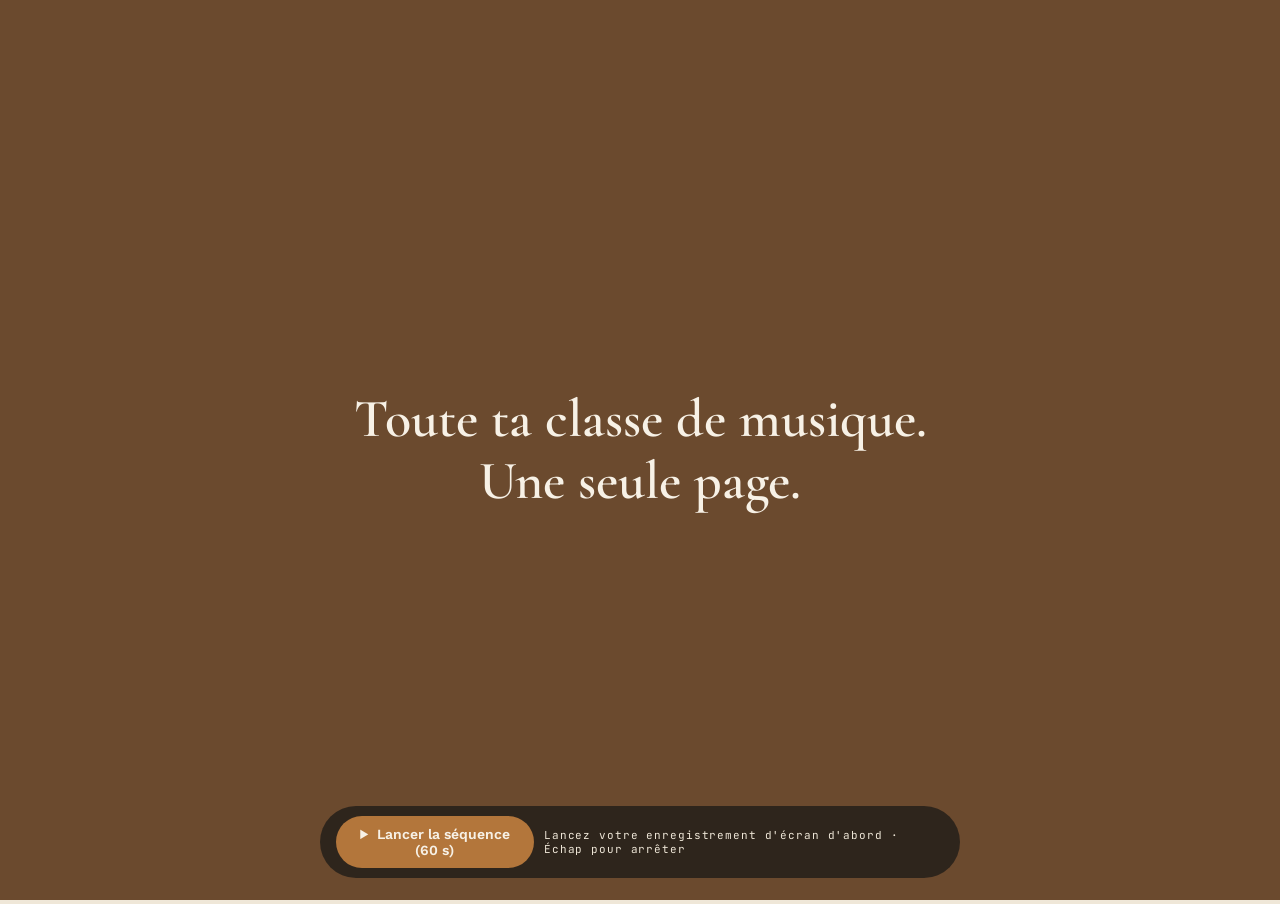
<file: docs/demo/demo-video1.html>
<!DOCTYPE html>
<html lang="fr">
<head>
<meta charset="utf-8">
<meta name="viewport" content="width=device-width, initial-scale=1">
<title>Auto-démo · Vidéo 1 — Le portail en une minute</title>
<link href="https://fonts.googleapis.com/css2?family=Cormorant+Garamond:wght@600&family=Work+Sans:wght@400;500;600&family=JetBrains+Mono:wght@500&display=swap" rel="stylesheet">
<style>
  /* =========================================================
     AUTO-DÉMO VIDÉO 1 — pilote l'app réelle dans une iframe.
     Usage : ouvrir cette page (même domaine que le portail),
     lancer l'enregistrement d'écran, cliquer « Lancer ».
     La séquence dure 60 s et suit le storyboard du pack vidéo 1.
     ========================================================= */
  * { box-sizing: border-box; }
  html, body { margin: 0; height: 100%; overflow: hidden; background: #efe7d8; }

  #stage { position: absolute; inset: 0; transition: transform .45s cubic-bezier(.4,0,.2,1); transform-origin: 50% 30%; }
  #app { width: 100%; height: 100%; border: 0; }

  /* Curseur simulé */
  #cursor { position: absolute; z-index: 50; width: 26px; height: 26px; pointer-events: none;
    transition: left .8s cubic-bezier(.45,0,.25,1), top .8s cubic-bezier(.45,0,.25,1); left: 50%; top: 60%; }
  #cursor svg { filter: drop-shadow(0 2px 4px rgba(42,34,27,.45)); }

  /* Halo doré de clic */
  .halo { position: absolute; z-index: 40; border: 3px solid #b3763b; border-radius: 12px; pointer-events: none;
    animation: haloPulse 1s ease-out 2; }
  @keyframes haloPulse { 0% { box-shadow: 0 0 0 0 rgba(179,118,59,.55); } 100% { box-shadow: 0 0 0 22px rgba(179,118,59,0); } }

  /* Couche d'overlays (non zoomée) */
  #overlays { position: absolute; inset: 0; z-index: 60; pointer-events: none; }

  .hook { position: absolute; inset: 0; display: flex; align-items: center; justify-content: center; text-align: center;
    background: #6b4a2e; color: #f7f1e6; font-family: 'Cormorant Garamond', serif; font-weight: 600; font-size: 54px;
    line-height: 1.15; padding: 40px; transition: transform .6s cubic-bezier(.6,0,.3,1); }
  .hook.out { transform: translateY(-105%); }

  .chip { position: absolute; left: 50%; bottom: 46px; transform: translateX(-50%) scale(.7); opacity: 0;
    font-family: 'JetBrains Mono', monospace; font-size: 15px; letter-spacing: .22em; color: #f7f1e6;
    background: #b3763b; border-radius: 999px; padding: 12px 26px; transition: all .25s ease; white-space: nowrap; }
  .chip.on { opacity: 1; transform: translateX(-50%) scale(1); }

  .pop { position: absolute; opacity: 0; transform: rotate(-2deg) scale(.6);
    font-family: 'Work Sans', sans-serif; font-weight: 600; font-size: 22px; color: #2a221b;
    background: #f7f1e6; border: 1px solid rgba(107,74,46,.3); border-radius: 12px; padding: 14px 22px;
    box-shadow: 0 10px 28px rgba(42,34,27,.18); transition: all .22s cubic-bezier(.34,1.56,.64,1); }
  .pop.on { opacity: 1; transform: rotate(-2deg) scale(1); }

  .outro { position: absolute; inset: 0; display: none; flex-direction: column; align-items: center; justify-content: center;
    gap: 18px; background: #efe7d8; text-align: center; }
  .outro.on { display: flex; }
  .outro .t1 { font-family: 'Cormorant Garamond', serif; font-weight: 600; font-size: 46px; color: #2a221b; }
  .outro .t2 { font-family: 'JetBrains Mono', monospace; font-size: 14px; letter-spacing: .18em; color: #b3763b; }

  /* Barre de contrôle (masquée pendant la lecture) */
  #bar { position: absolute; z-index: 100; left: 50%; bottom: 22px; transform: translateX(-50%);
    display: flex; gap: 10px; align-items: center; background: rgba(42,34,27,.92); border-radius: 999px; padding: 10px 16px; }
  #bar.hidden { display: none; }
  #bar button { font-family: 'Work Sans', sans-serif; font-weight: 600; font-size: 14px; color: #f7f1e6;
    background: #b3763b; border: 0; border-radius: 999px; padding: 10px 22px; cursor: pointer; }
  #bar span { font-family: 'JetBrains Mono', monospace; font-size: 11px; color: #efe7d8; letter-spacing: .08em; }
</style>
</head>
<body>

<div id="stage">
  <iframe id="app" src="../../index.html"></iframe>
  <div id="cursor"><svg viewBox="0 0 24 24" width="26" height="26"><path d="M4 2 L4 20 L9 15.5 L12.5 22 L15 20.8 L11.6 14.5 L18 14 Z" fill="#2a221b" stroke="#f7f1e6" stroke-width="1.4"/></svg></div>
</div>

<div id="overlays">
  <div class="hook" id="hook">Toute ta classe de musique.<br>Une seule page.</div>
  <div class="chip" id="chip"></div>
  <div class="outro" id="outro">
    <div class="t1">Épisode 2 : ton tableau de bord →</div>
    <div class="t2">NMULONGO-SYS.GITHUB.IO/PORTAIL-FM</div>
  </div>
</div>

<div id="bar">
  <button id="go">▶&nbsp; Lancer la séquence (60 s)</button>
  <span>Lancez votre enregistrement d'écran d'abord · Échap pour arrêter</span>
</div>

<script>
(function () {
  'use strict';
  var app = document.getElementById('app');
  var stage = document.getElementById('stage');
  var cursor = document.getElementById('cursor');
  var overlays = document.getElementById('overlays');
  var hook = document.getElementById('hook');
  var chip = document.getElementById('chip');
  var outro = document.getElementById('outro');
  var bar = document.getElementById('bar');
  var timers = [], running = false;

  function at(ms, fn) { timers.push(setTimeout(function () { try { fn(); } catch (e) {} }, ms)); }
  function stopAll() { timers.forEach(clearTimeout); timers = []; running = false; bar.classList.remove('hidden'); }
  document.addEventListener('keydown', function (e) { if (e.key === 'Escape') { stopAll(); zoom(1, 50, 30); } });

  function doc() { return app.contentDocument; }
  function win() { return app.contentWindow; }

  // Trouve un lien de la nav par son texte
  function navLink(txt) {
    var links = doc().querySelectorAll('a, button, div');
    for (var i = 0; i < links.length; i++) {
      var l = links[i];
      if (l.children.length === 0 && (l.textContent || '').trim() === txt) return l;
    }
    return null;
  }
  // Position (dans la page) du centre d'un élément
  function center(el) {
    var r = el.getBoundingClientRect();
    return { x: r.left + r.width / 2, y: r.top + r.height / 2, r: r };
  }
  function moveCursorTo(el) {
    if (!el) return;
    var c = center(el);
    cursor.style.left = c.x + 'px';
    cursor.style.top = c.y + 'px';
  }
  function halo(el) {
    if (!el) return;
    var c = center(el).r;
    var h = document.createElement('div');
    h.className = 'halo';
    h.style.left = (c.left - 8) + 'px'; h.style.top = (c.top - 8) + 'px';
    h.style.width = (c.width + 16) + 'px'; h.style.height = (c.height + 16) + 'px';
    stage.appendChild(h);
    setTimeout(function () { h.remove(); }, 2100);
  }
  // Zoom : échelle + point de focus (en % du viewport)
  function zoom(s, ox, oy) {
    stage.style.transformOrigin = ox + '% ' + oy + '%';
    stage.style.transform = 'scale(' + s + ')';
  }
  function nav(href) { app.src = href; }
  function keyword(txt) {
    chip.classList.remove('on');
    if (txt) { chip.textContent = txt; requestAnimationFrame(function () { requestAnimationFrame(function () { chip.classList.add('on'); }); }); }
  }
  function pop(txt, xPct, yPct, ms) {
    var p = document.createElement('div');
    p.className = 'pop'; p.textContent = txt;
    p.style.left = xPct + '%'; p.style.top = yPct + '%';
    overlays.appendChild(p);
    requestAnimationFrame(function () { requestAnimationFrame(function () { p.classList.add('on'); }); });
    setTimeout(function () { p.classList.remove('on'); setTimeout(function () { p.remove(); }, 300); }, ms || 2600);
  }
  function clickNav(txt, href) {
    var el = navLink(txt);
    moveCursorTo(el);
    setTimeout(function () { halo(el); }, 850);
    setTimeout(function () { nav(href); }, 1500);
  }

  // ------------------- LA SÉQUENCE (60 s) -------------------
  function play() {
    if (running) return;
    running = true;
    bar.classList.add('hidden');
    hook.classList.remove('out');
    outro.classList.remove('on');
    nav('../../index.html');
    zoom(1.1, 50, 20);

    // Plan 1 · 0:00–0:03 — hook plein écran, léger dézoom
    at(400, function () { zoom(1, 50, 20); });
    at(3000, function () { hook.classList.add('out'); });

    // Plan 2 · 0:03–0:10 — zoom hero + panoramique
    at(3300, function () { zoom(1.4, 30, 28); });
    at(6500, function () { zoom(1.4, 62, 28); });

    // Plan 3 · 0:10–0:18 — clic Tableau de bord
    at(10000, function () {
      keyword('TABLEAU DE BORD');
      zoom(1.6, 62, 8);
      clickNav('Tableau de bord', '../../tableau-de-bord.html');
    });
    at(12300, function () { zoom(1.15, 50, 25); });

    // Plan 4 · 0:18–0:24 — clic Journal de classe
    at(18000, function () {
      keyword('JOURNAL DE CLASSE');
      zoom(1.6, 68, 8);
      clickNav('Journal de classe', '../../journal-de-classe.html');
    });
    at(20300, function () { zoom(1.15, 50, 25); });

    // Plan 5 · 0:24–0:30 — clic Annuaire
    at(24000, function () {
      keyword('ANNUAIRE');
      zoom(1.6, 74, 8);
      clickNav('Annuaire', '../../annuaire.html');
    });
    at(26300, function () { zoom(1.15, 45, 30); });

    // Plan 6 · 0:30–0:38 — retour accueil, survol des cartes
    at(30000, function () {
      keyword('');
      zoom(1.6, 56, 8);
      clickNav('Accueil', '../../index.html');
    });
    at(32300, function () {
      zoom(1.3, 35, 55);
      pop('Cliquez. C’est tout.', 12, 18, 3000);
    });
    at(33000, function () {
      // petit « soulèvement » des cartes au passage du curseur
      var cards = doc().querySelectorAll('.fm-card');
      var i = 0;
      function next() {
        if (i >= Math.min(cards.length, 4) || !running) return;
        var el = cards[i];
        moveCursorTo(el);
        el.style.transform = 'translateY(-3px)'; el.style.borderColor = '#b3763b';
        setTimeout(function (prev) { return function () { prev.style.transform = ''; prev.style.borderColor = ''; }; }(el), 1100);
        i++; setTimeout(next, 1200);
      }
      next();
    });

    // Plan 7 · 0:38–0:45 — mode sombre puis retour clair
    at(38000, function () {
      zoom(1, 50, 30);
      pop('☾ mode sombre', 68, 12, 2600);
      var b = doc().getElementById('themeToggle');
      moveCursorTo(b);
      setTimeout(function () { halo(b); if (win().toggleTheme) win().toggleTheme(); }, 900);
    });
    at(43200, function () { if (win().toggleTheme) win().toggleTheme(); });

    // Plan 8 · 0:45–0:53 — scroll vers les applis musicales
    at(45000, function () {
      keyword('3 APPLIS MUSICALES');
      var h2s = doc().querySelectorAll('h2');
      for (var i = 0; i < h2s.length; i++) {
        if (/applis musicales/i.test(h2s[i].textContent)) { h2s[i].scrollIntoView({ behavior: 'smooth', block: 'start' }); break; }
      }
      zoom(1.35, 50, 45);
    });
    at(48500, function () {
      var cards = doc().querySelectorAll('.fm-card[data-app]');
      if (cards[0]) moveCursorTo(cards[0]);
      setTimeout(function () { if (cards[1]) moveCursorTo(cards[1]); }, 1400);
      setTimeout(function () { if (cards[2]) moveCursorTo(cards[2]); }, 2800);
    });

    // Plan 9 · 0:53–1:00 — retour haut, dézoom, outro
    at(53000, function () {
      keyword('');
      win().scrollTo({ top: 0, behavior: 'smooth' });
      zoom(1, 50, 30);
    });
    at(57000, function () { outro.classList.add('on'); });
    at(60000, function () { stopAll(); });
  }

  document.getElementById('go').addEventListener('click', play);
})();
</script>
</body>
</html>
</file>
<file: fm/responsive.css>
/* =============================================================
   PORTAIL FM — Adaptations mobiles (media queries)
   Le rendu bureau reste strictement inchangé : ces règles ne
   s'appliquent que sous 760 px de large. Les pages posent des
   classes structurelles (fm-wrap, fm-topbar, fm-nav, fm-grid2,
   fm-grid3) ; le !important sert à surclasser les styles inline.
   ============================================================= */

@media (max-width: 760px) {
  /* Marges latérales réduites */
  .fm-wrap { padding-left: 18px !important; padding-right: 18px !important; }

  /* Barre du haut : logo + nav passent en deux lignes */
  .fm-topbar { flex-wrap: wrap !important; row-gap: 12px !important; }

  /* Pilules de navigation : retour à la ligne */
  .fm-nav { flex-wrap: wrap !important; row-gap: 8px !important; }
  .fm-nav a, .fm-nav > div { padding: 8px 12px !important; }

  /* Toutes les grilles passent en une colonne */
  .fm-grid2, .fm-grid3 { grid-template-columns: 1fr !important; gap: 16px !important; }

  /* Titres plus compacts */
  h1 { font-size: 32px !important; }
  h2 { font-size: 24px !important; }

  /* Champs de formulaire : ne pas déborder */
  .fm-wrap input, .fm-wrap select { min-width: 0 !important; }
}

@media (max-width: 420px) {
  h1 { font-size: 27px !important; }
  .fm-wrap { padding-left: 14px !important; padding-right: 14px !important; }
}
</file>
